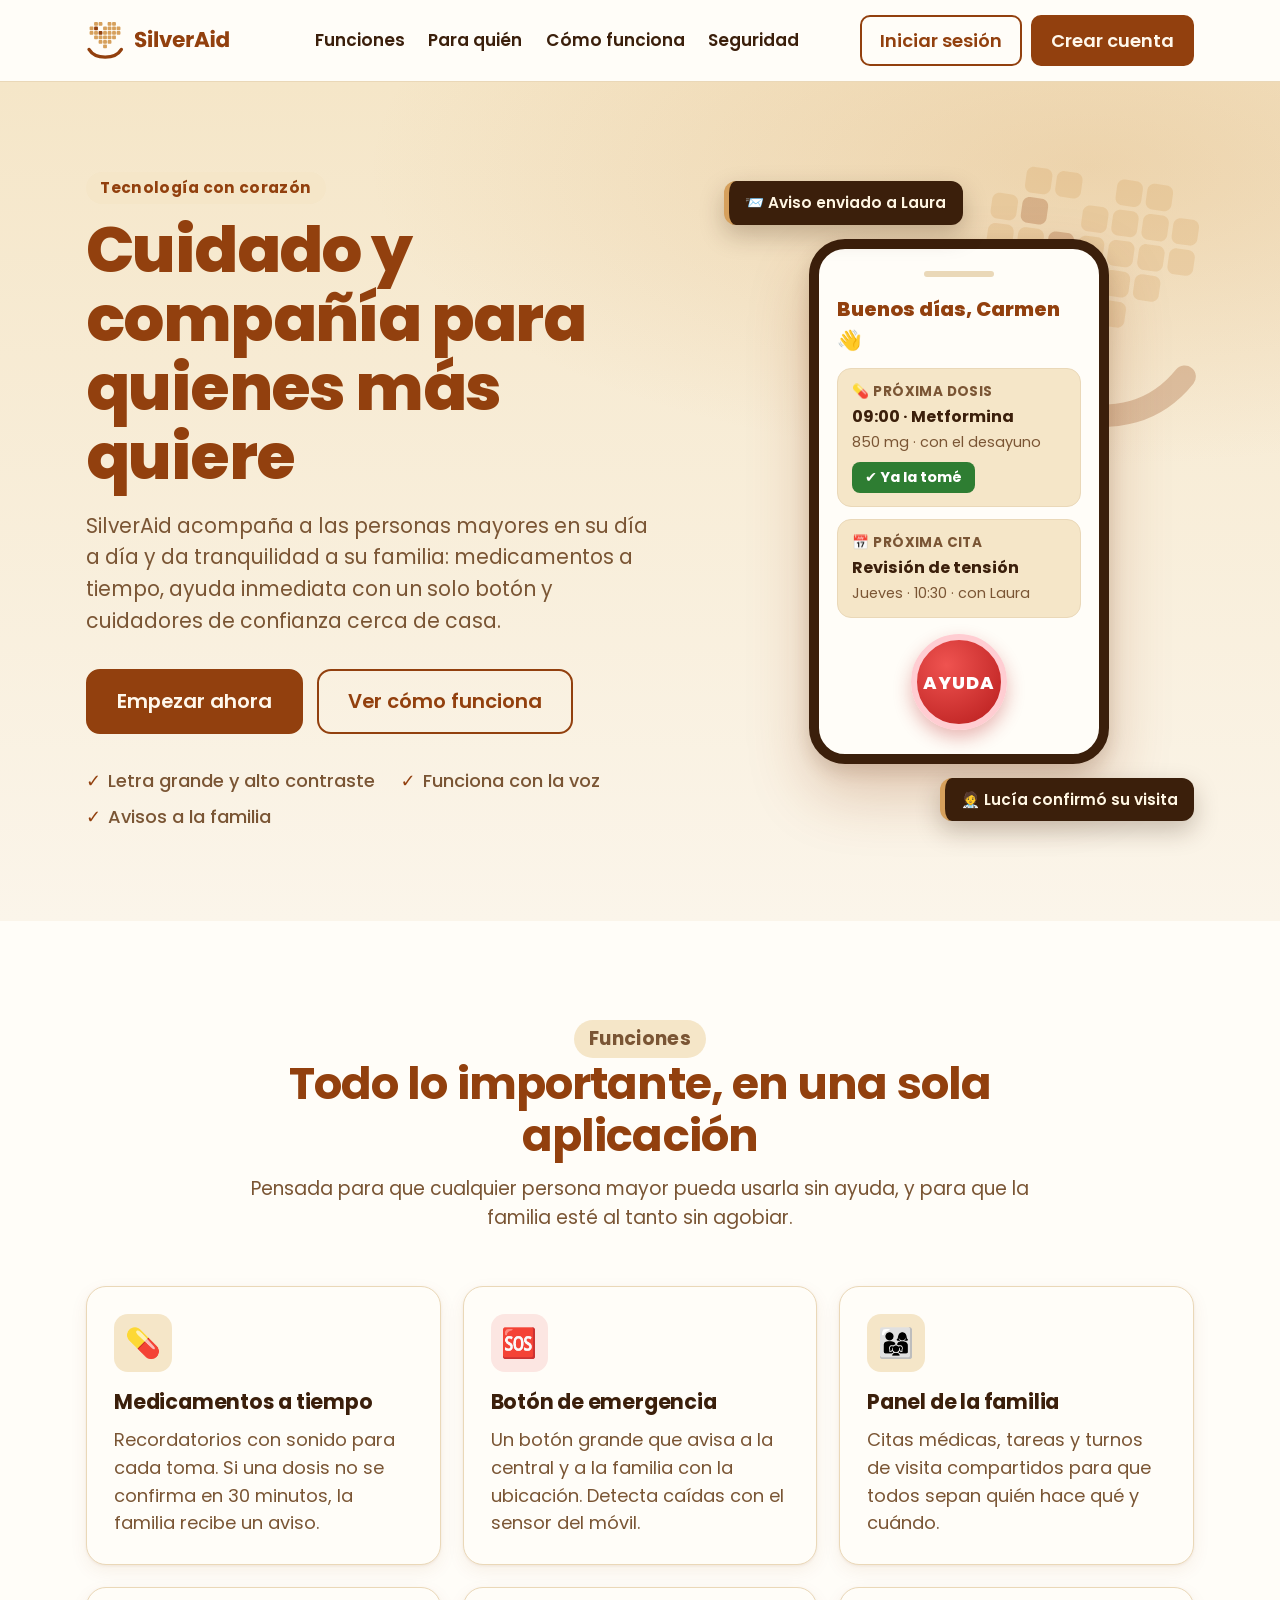
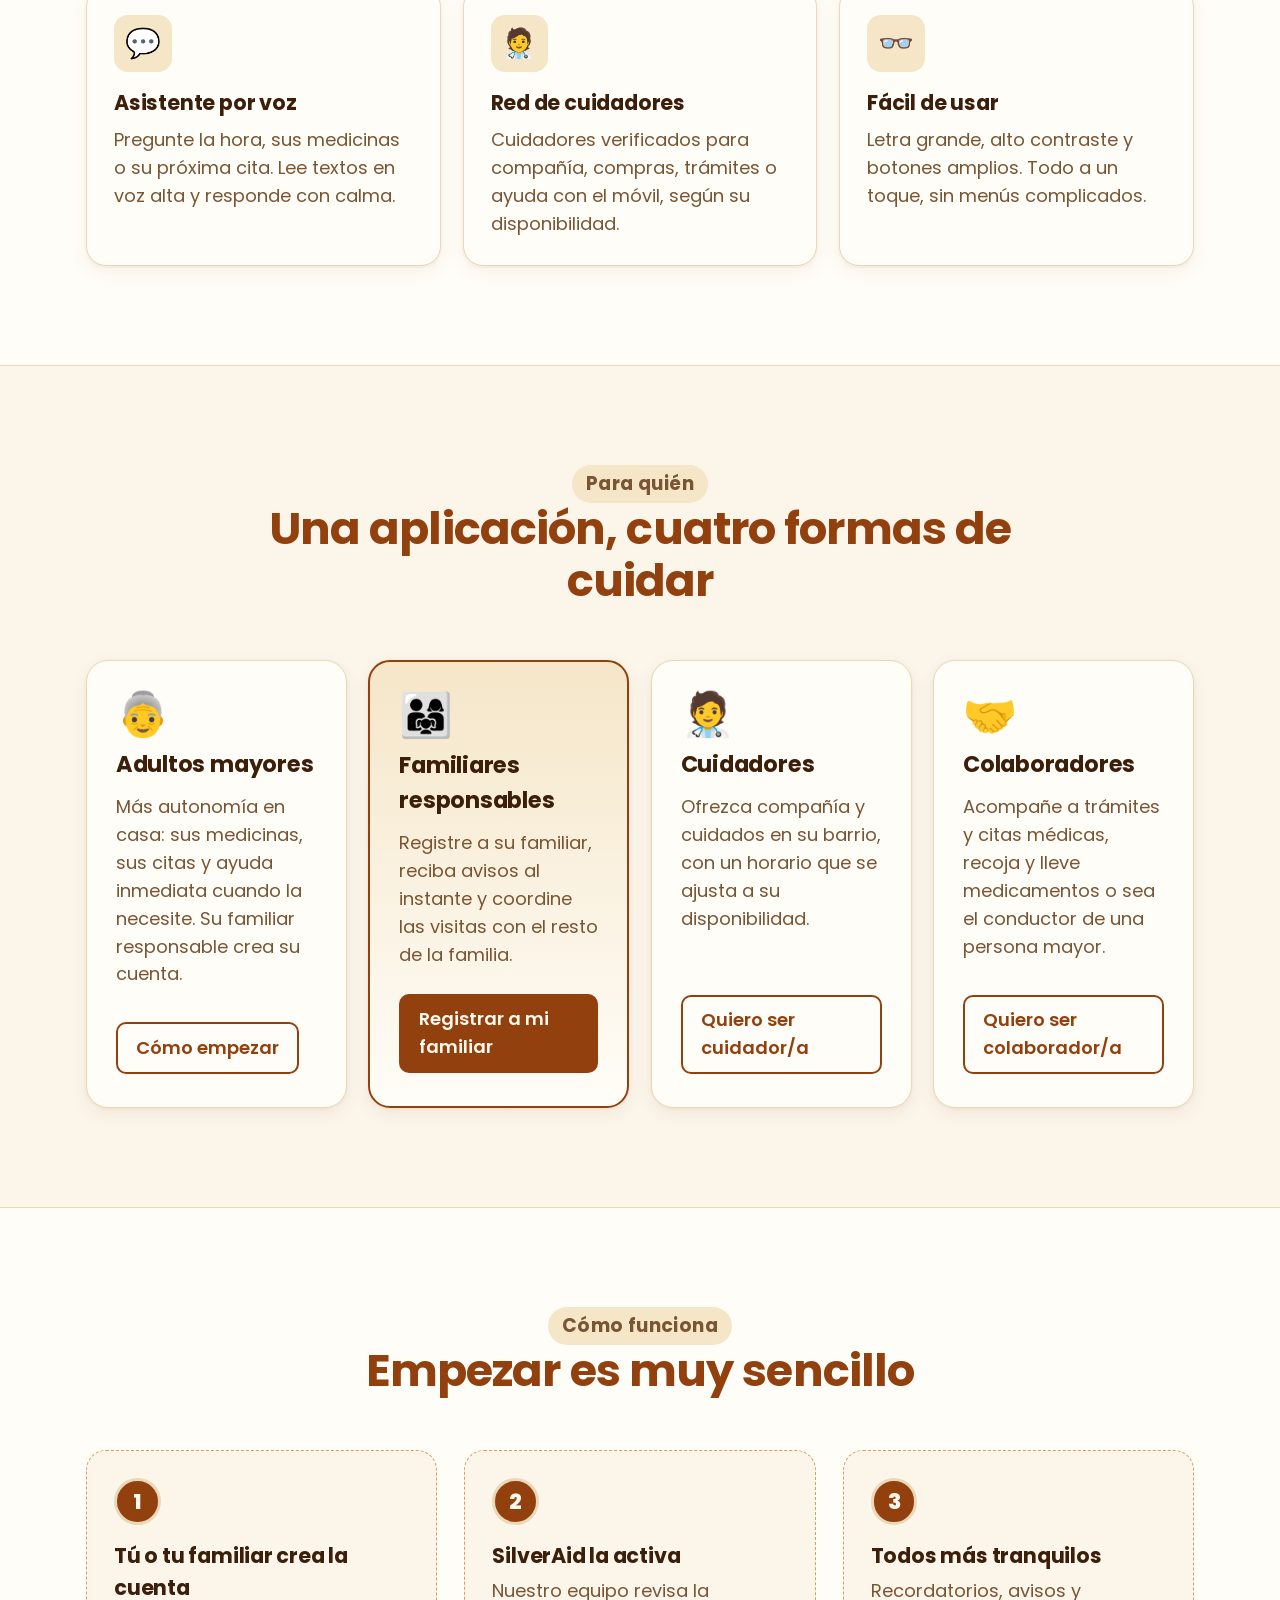
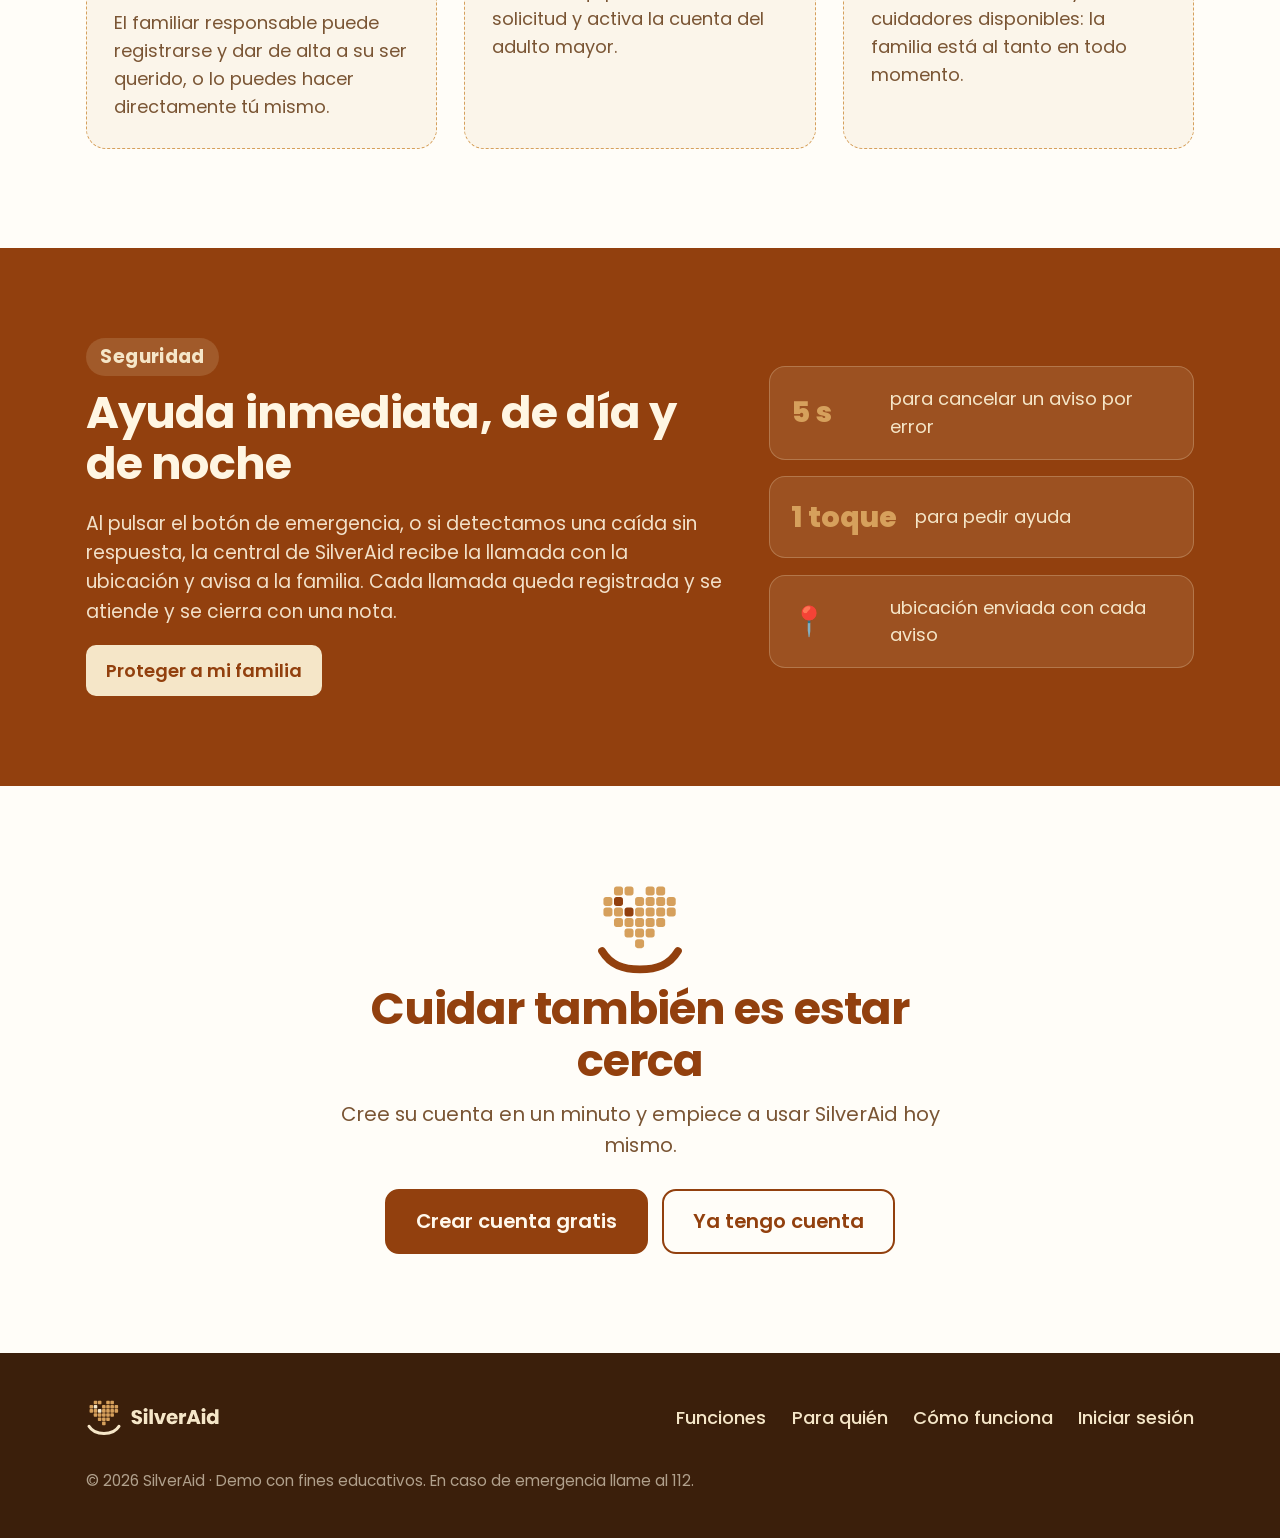
<file: index.html>
<!doctype html>
<html lang="es">
<head>
  <meta charset="utf-8">
  <meta name="viewport" content="width=device-width, initial-scale=1, viewport-fit=cover">
  <title>SilverAid — Cuidado y compañía para las personas mayores</title>
  <meta name="description" content="SilverAid ayuda a las personas mayores y a sus familias: recordatorio de medicamentos, botón de emergencia, asistente por voz, coordinación familiar y una red de cuidadores.">
  <meta name="theme-color" content="#92400E">
  <link rel="manifest" href="manifest.webmanifest">
  <meta name="mobile-web-app-capable" content="yes">
  <meta name="apple-mobile-web-app-capable" content="yes">
  <meta name="apple-mobile-web-app-status-bar-style" content="default">
  <meta name="apple-mobile-web-app-title" content="SilverAid">
  <link rel="icon" type="image/svg+xml" href="assets/brand/silveraid-icono-app.svg">
  <link rel="apple-touch-icon" href="assets/icons/apple-touch-icon.png">
  <link rel="preconnect" href="https://fonts.googleapis.com">
  <link rel="preconnect" href="https://fonts.gstatic.com" crossorigin>
  <link rel="stylesheet" href="https://fonts.googleapis.com/css2?family=Poppins:wght@400;500;600;700;800&display=swap">
  <link rel="stylesheet" href="css/styles.css?v=17">
  <link rel="stylesheet" href="css/landing.css?v=12">
</head>
<body class="landing">
  <a class="skip-link" href="#contenido">Saltar al contenido</a>

  <!-- ============ CABECERA ============ -->
  <header class="lp-header">
    <div class="lp-wrap lp-header-inner">
      <a href="#inicio" class="brand" aria-label="SilverAid, inicio">
        <img class="logo" src="assets/brand/silveraid-horizontal-color.svg" alt="SilverAid" width="187" height="48">
      </a>
      <nav class="lp-nav" aria-label="Secciones">
        <a href="#funciones">Funciones</a>
        <a href="#para-quien">Para quién</a>
        <a href="#como-funciona">Cómo funciona</a>
        <a href="#seguridad">Seguridad</a>
      </nav>
      <div class="lp-actions" id="lp-actions">
        <a class="btn ghost" href="login.html">Iniciar sesión</a>
        <a class="btn" href="login.html#registro">Crear cuenta</a>
      </div>
    </div>
  </header>

  <main id="contenido">
    <!-- ============ HERO ============ -->
    <section class="lp-hero" id="inicio">
      <div class="lp-wrap lp-hero-grid">
        <div class="lp-hero-text">
          <p class="eyebrow">Tecnología con corazón</p>
          <h1>Cuidado y compañía para quienes más quiere</h1>
          <p class="lead">SilverAid acompaña a las personas mayores en su día a día y da tranquilidad a su familia: medicamentos a tiempo, ayuda inmediata con un solo botón y cuidadores de confianza cerca de casa.</p>
          <div class="lp-cta">
            <a class="btn big-cta" href="login.html#registro">Empezar ahora</a>
            <a class="btn ghost big-cta" href="#como-funciona">Ver cómo funciona</a>
          </div>
          <ul class="lp-checks">
            <li>Letra grande y alto contraste</li>
            <li>Funciona con la voz</li>
            <li>Avisos a la familia</li>
          </ul>
        </div>

        <!-- Vista previa de la aplicación (ilustrativa) -->
        <div class="lp-hero-visual" aria-hidden="true">
          <div class="pixel-heart">
            <img src="assets/brand/silveraid-simbolo-color.svg" alt="" width="220" height="220">
          </div>
          <div class="phone">
            <div class="phone-bar"><span></span></div>
            <p class="phone-hello">Buenos días, Carmen 👋</p>
            <div class="mini-card">
              <span class="mini-label">💊 Próxima dosis</span>
              <strong>09:00 · Metformina</strong>
              <span class="mini-sub">850 mg · con el desayuno</span>
              <span class="mini-btn">✔ Ya la tomé</span>
            </div>
            <div class="mini-card">
              <span class="mini-label">📅 Próxima cita</span>
              <strong>Revisión de tensión</strong>
              <span class="mini-sub">Jueves · 10:30 · con Laura</span>
            </div>
            <div class="mini-sos">AYUDA</div>
          </div>
          <div class="float-note note-a">📨 Aviso enviado a Laura</div>
          <div class="float-note note-b">🧑‍⚕️ Lucía confirmó su visita</div>
        </div>
      </div>
    </section>

    <!-- ============ FUNCIONES ============ -->
    <section class="lp-section" id="funciones">
      <div class="lp-wrap">
        <header class="lp-section-head">
          <p class="eyebrow">Funciones</p>
          <h2>Todo lo importante, en una sola aplicación</h2>
          <p>Pensada para que cualquier persona mayor pueda usarla sin ayuda, y para que la familia esté al tanto sin agobiar.</p>
        </header>
        <div class="lp-features">
          <article class="feature">
            <span class="feature-icon">💊</span>
            <h3>Medicamentos a tiempo</h3>
            <p>Recordatorios con sonido para cada toma. Si una dosis no se confirma en 30 minutos, la familia recibe un aviso.</p>
          </article>
          <article class="feature feature-sos">
            <span class="feature-icon">🆘</span>
            <h3>Botón de emergencia</h3>
            <p>Un botón grande que avisa a la central y a la familia con la ubicación. Detecta caídas con el sensor del móvil.</p>
          </article>
          <article class="feature">
            <span class="feature-icon">👨‍👩‍👧</span>
            <h3>Panel de la familia</h3>
            <p>Citas médicas, tareas y turnos de visita compartidos para que todos sepan quién hace qué y cuándo.</p>
          </article>
          <article class="feature">
            <span class="feature-icon">💬</span>
            <h3>Asistente por voz</h3>
            <p>Pregunte la hora, sus medicinas o su próxima cita. Lee textos en voz alta y responde con calma.</p>
          </article>
          <article class="feature">
            <span class="feature-icon">🧑‍⚕️</span>
            <h3>Red de cuidadores</h3>
            <p>Cuidadores verificados para compañía, compras, trámites o ayuda con el móvil, según su disponibilidad.</p>
          </article>
          <article class="feature">
            <span class="feature-icon">👓</span>
            <h3>Fácil de usar</h3>
            <p>Letra grande, alto contraste y botones amplios. Todo a un toque, sin menús complicados.</p>
          </article>
        </div>
      </div>
    </section>

    <!-- ============ PARA QUIÉN ============ -->
    <section class="lp-section lp-tinted" id="para-quien">
      <div class="lp-wrap">
        <header class="lp-section-head">
          <p class="eyebrow">Para quién</p>
          <h2>Una aplicación, cuatro formas de cuidar</h2>
        </header>
        <div class="lp-roles">
          <article class="role-card">
            <span class="role-emoji">👵</span>
            <h3>Adultos mayores</h3>
            <p>Más autonomía en casa: sus medicinas, sus citas y ayuda inmediata cuando la necesite. Su familiar responsable crea su cuenta.</p>
            <a class="btn ghost" href="#como-funciona">Cómo empezar</a>
          </article>
          <article class="role-card role-featured">
            <span class="role-emoji">👨‍👩‍👧</span>
            <h3>Familiares responsables</h3>
            <p>Registre a su familiar, reciba avisos al instante y coordine las visitas con el resto de la familia.</p>
            <a class="btn" href="registro-familiar.html">Registrar a mi familiar</a>
          </article>
          <article class="role-card">
            <span class="role-emoji">🧑‍⚕️</span>
            <h3>Cuidadores</h3>
            <p>Ofrezca compañía y cuidados en su barrio, con un horario que se ajusta a su disponibilidad.</p>
            <a class="btn ghost" href="registro-cuidador.html">Quiero ser cuidador/a</a>
          </article>
          <article class="role-card">
            <span class="role-emoji">🤝</span>
            <h3>Colaboradores</h3>
            <p>Acompañe a trámites y citas médicas, recoja y lleve medicamentos o sea el conductor de una persona mayor.</p>
            <a class="btn ghost" href="registro-colaborador.html">Quiero ser colaborador/a</a>
          </article>
        </div>
      </div>
    </section>

    <!-- ============ CÓMO FUNCIONA ============ -->
    <section class="lp-section" id="como-funciona">
      <div class="lp-wrap">
        <header class="lp-section-head">
          <p class="eyebrow">Cómo funciona</p>
          <h2>Empezar es muy sencillo</h2>
        </header>
        <ol class="lp-steps">
          <li>
            <span class="step-num">1</span>
            <h3>Tú o tu familiar crea la cuenta</h3>
            <p>El familiar responsable puede registrarse y dar de alta a su ser querido, o lo puedes hacer directamente tú mismo.</p>
          </li>
          <li>
            <span class="step-num">2</span>
            <h3>SilverAid la activa</h3>
            <p>Nuestro equipo revisa la solicitud y activa la cuenta del adulto mayor.</p>
          </li>
          <li>
            <span class="step-num">3</span>
            <h3>Todos más tranquilos</h3>
            <p>Recordatorios, avisos y cuidadores disponibles: la familia está al tanto en todo momento.</p>
          </li>
        </ol>
      </div>
    </section>

    <!-- ============ SEGURIDAD ============ -->
    <section class="lp-band" id="seguridad">
      <div class="lp-wrap lp-band-grid">
        <div>
          <p class="eyebrow on-dark">Seguridad</p>
          <h2>Ayuda inmediata, de día y de noche</h2>
          <p>Al pulsar el botón de emergencia, o si detectamos una caída sin respuesta, la central de SilverAid recibe la llamada con la ubicación y avisa a la familia. Cada llamada queda registrada y se atiende y se cierra con una nota.</p>
          <a class="btn btn-cream" href="login.html#registro">Proteger a mi familia</a>
        </div>
        <ul class="lp-stats">
          <li><strong>5 s</strong><span>para cancelar un aviso por error</span></li>
          <li><strong>1 toque</strong><span>para pedir ayuda</span></li>
          <li><strong>📍</strong><span>ubicación enviada con cada aviso</span></li>
        </ul>
      </div>
    </section>

    <!-- ============ LLAMADA FINAL ============ -->
    <section class="lp-section lp-final">
      <div class="lp-wrap lp-final-inner">
        <img src="assets/brand/silveraid-simbolo-color.svg" alt="" width="96" height="96">
        <h2>Cuidar también es estar cerca</h2>
        <p>Cree su cuenta en un minuto y empiece a usar SilverAid hoy mismo.</p>
        <div class="lp-cta center">
          <a class="btn big-cta" href="login.html#registro">Crear cuenta gratis</a>
          <a class="btn ghost big-cta" href="login.html">Ya tengo cuenta</a>
        </div>
      </div>
    </section>
  </main>

  <!-- ============ PIE ============ -->
  <footer class="lp-footer">
    <div class="lp-wrap lp-footer-inner">
      <img src="assets/brand/silveraid-horizontal-negativo.svg" alt="SilverAid" width="156" height="40">
      <nav aria-label="Enlaces del pie">
        <a href="#funciones">Funciones</a>
        <a href="#para-quien">Para quién</a>
        <a href="#como-funciona">Cómo funciona</a>
        <a href="login.html">Iniciar sesión</a>
      </nav>
      <p class="fine">© 2026 SilverAid · Demo con fines educativos. En caso de emergencia llame al 112.</p>
    </div>
  </footer>

  <script src="js/auth.js?v=10"></script>
  <script src="js/db.js?v=10"></script>
  <script src="js/pwa.js?v=13"></script>
  <script>
    // Si ya hay sesión iniciada, la cabecera ofrece volver a la aplicación.
    (function () {
      const s = SAAuth.get();
      if (!s) return;
      document.getElementById('lp-actions').innerHTML =
        `<a class="btn" href="${SAAuth.home(s.role, s.status)}">Ir a la aplicación →</a>`;
    })();
  </script>
</body>
</html>
</file>
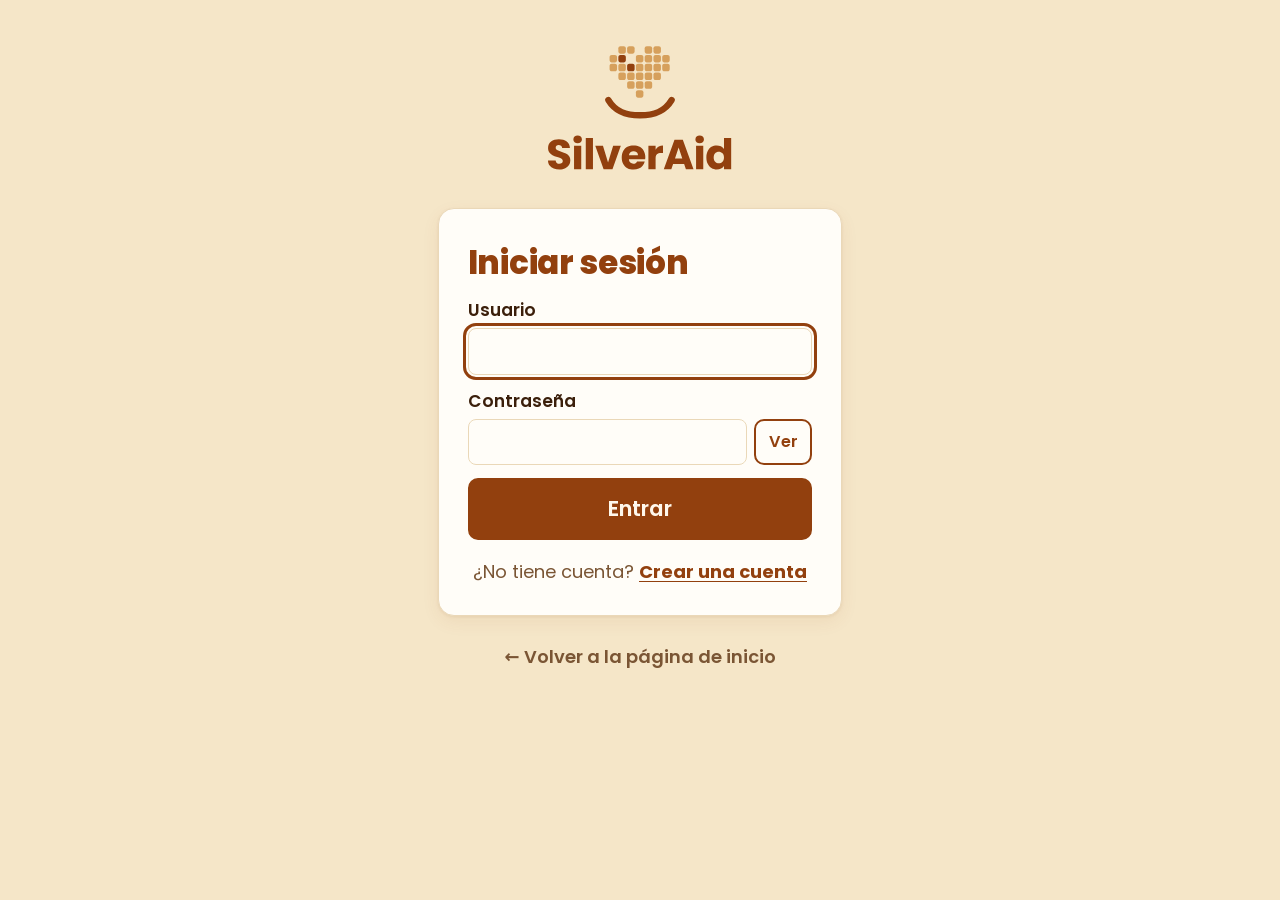
<file: admin.html>
<!doctype html>
<html lang="es">
<head>
  <meta charset="utf-8">
  <meta name="viewport" content="width=device-width, initial-scale=1, viewport-fit=cover">
  <title>SilverAid — Administración</title>
  <meta name="theme-color" content="#92400E">
  <link rel="manifest" href="manifest.webmanifest">
  <meta name="mobile-web-app-capable" content="yes">
  <meta name="apple-mobile-web-app-capable" content="yes">
  <meta name="apple-mobile-web-app-status-bar-style" content="default">
  <meta name="apple-mobile-web-app-title" content="SilverAid">
  <link rel="icon" type="image/svg+xml" href="assets/brand/silveraid-icono-app.svg">
  <link rel="apple-touch-icon" href="assets/icons/apple-touch-icon.png">
  <link rel="preconnect" href="https://fonts.googleapis.com">
  <link rel="preconnect" href="https://fonts.gstatic.com" crossorigin>
  <link rel="stylesheet" href="https://fonts.googleapis.com/css2?family=Poppins:wght@400;500;600;700;800&display=swap">
  <link rel="stylesheet" href="css/styles.css?v=17">
  <script src="js/auth.js?v=10"></script>
  <script src="js/db.js?v=10"></script>
  <script src="js/pwa.js?v=13"></script>
  <script>
    (function () {
      const s = SAAuth.get();
      if (!s) location.replace('login.html');
      else if (s.role !== 'admin') location.replace('app.html');
    })();
  </script>
</head>
<body class="admin-page">
  <header class="topbar">
    <a class="brand" href="admin.html" aria-label="SilverAid, administración">
      <img class="logo logo-color" src="assets/brand/silveraid-horizontal-color.svg" alt="SilverAid" width="187" height="48">
      <span class="admin-badge">Administración</span>
    </a>
    <div class="a11y">
      <a class="chip" href="app.html">Ver aplicación ↗</a>
      <span class="chip user-chip" id="user-chip"></span>
      <button id="btn-logout" class="chip">Salir ⎋</button>
    </div>
  </header>

  <nav class="tabs" id="tabs" aria-label="Secciones de administración">
    <button data-tab="users" class="active">👥 Usuarios</button>
    <button data-tab="clients">🧾 Clientes</button>
    <button data-tab="family">👪 Familiares responsables <span class="count" id="count-family" hidden title="Solicitudes por aprobar"></span></button>
    <button data-tab="catalog">📋 Catálogo</button>
    <button data-tab="caregivers">🧑‍⚕️ Cuidadores <span class="count" id="count-cg-verif" hidden title="En verificación"></span></button>
    <button data-tab="collaborators">🤝 Colaboradores <span class="count" id="count-collab-verif" hidden title="En verificación"></span></button>
    <button data-tab="pending">⏳ Altas pendientes <span class="count" id="count-pending" hidden></span></button>
    <button data-tab="sos">🚨 Llamadas SOS <span class="count" id="count-sos" hidden></span></button>
  </nav>

  <main>
    <!-- ============ FAMILIARES RESPONSABLES de cada adulto mayor ============ -->
    <section id="tab-family" class="view">
      <h1>👪 Familiares responsables</h1>
      <p class="muted">Personas de la familia que acompañan a un adulto mayor desde su propia cuenta (rol <code>familiar</code>). <strong>No son clientes</strong>: el cliente contrata SilverAid y hay uno por adulto mayor; familiares puede haber varios. Se registran desde «Crear cuenta → Familiar responsable» con el documento del adulto mayor y los aprueba su cliente o usted.</p>
      <div class="chips" id="family-filter" role="group" aria-label="Filtrar adultos mayores">
        <button class="chip" data-filter="" aria-pressed="true">Todos</button>
        <button class="chip" data-filter="requests" aria-pressed="false">Con solicitudes</button>
        <button class="chip" data-filter="none" aria-pressed="false">Sin familiares</button>
      </div>
      <div class="table-wrap card flush">
        <table class="data">
          <thead><tr><th>Adulto mayor</th><th>Cliente</th><th>Familiares responsables</th></tr></thead>
          <tbody id="family-body"></tbody>
        </table>
      </div>

      <article class="card" id="member-form-card" hidden>
        <h2 id="member-form-title">Nuevo familiar responsable</h2>
        <p class="small-text muted">Se crea su cuenta de familiar responsable, activa y ya unida a este adulto mayor.</p>
        <form id="form-member" class="form" novalidate>
          <div class="form-row">
            <label>Nombre y apellidos * <input name="name" required maxlength="80"></label>
            <label>Tipo de documento *
              <select name="docType" required>
                <option value="">Seleccione…</option>
                <option value="CC">Cédula de ciudadanía</option><option value="CE">Cédula de extranjería</option>
                <option value="PA">Pasaporte</option><option value="PPT">Permiso por protección temporal</option>
              </select>
            </label>
            <label>Número de documento * <input name="document" inputmode="numeric" required maxlength="20"></label>
          </div>
          <div class="form-row">
            <label>Dirección * <input name="address" required maxlength="120"></label>
            <label>Celular * <input name="mobile" type="tel" required maxlength="20"></label>
            <label>Correo electrónico * <input name="email" type="email" required maxlength="80"></label>
          </div>
          <div class="form-row">
            <label>Parentesco
              <select name="relation">
                <option value="">Seleccione…</option>
                <option>Hijo/a</option><option>Nieto/a</option><option>Cónyuge o pareja</option><option>Hermano/a</option>
                <option>Sobrino/a</option><option>Otro familiar</option><option>Amigo/a o vecino/a</option>
              </select>
            </label>
            <label>Usuario * <input name="username" required pattern="[A-Za-z0-9_.\-]{3,30}" title="3 a 30 caracteres: letras, números, punto, guion o guion bajo"></label>
            <label>Contraseña * <input name="password" required minlength="4"></label>
          </div>
          <p class="form-error" role="alert" hidden></p>
          <div class="row-actions">
            <button class="btn">Crear familiar responsable</button>
            <button type="button" class="btn ghost" id="btn-cancel-member">Cancelar</button>
          </div>
        </form>
      </article>

      <h2>👤 Cuentas de familiares responsables</h2>
      <div class="table-wrap card flush">
        <table class="data">
          <thead><tr><th>Familiar</th><th>Contacto</th><th>Adultos mayores</th><th>Fecha de registro</th><th>Estado</th><th>Acciones</th></tr></thead>
          <tbody id="family-accounts-body"></tbody>
        </table>
      </div>
    </section>

    <!-- ============ CLIENTES (contratan SilverAid y registran al adulto mayor) ============ -->
    <section id="tab-clients" class="view">
      <h1>🧾 Clientes</h1>
      <p class="muted">Quienes contratan SilverAid y los adultos mayores que han registrado. Desde aquí puede enviarles el <a href="#catalog" data-goto-tab="catalog">catálogo de servicios</a> por WhatsApp o por correo.</p>
      <div class="table-wrap card flush">
        <table class="data">
          <thead><tr><th>Cliente</th><th>Contacto</th><th>Estado</th><th>Fecha de registro</th><th>Adultos mayores</th><th>Catálogo de servicios</th><th>Acciones</th></tr></thead>
          <tbody id="clients-body"></tbody>
        </table>
      </div>

      <button class="btn" id="btn-toggle-client" aria-expanded="false" aria-controls="client-form-card">➕ Crear cliente</button>

      <article class="card cg-form-card" id="client-form-card" hidden>
        <h2>Crear cliente</h2>
        <p class="muted small-text">Los mismos datos que pide el registro público. El adulto mayor queda pendiente de alta: su usuario será su número de documento y la contraseña se la asigna después en «Usuarios».</p>
        <form id="form-client" class="form" novalidate>
          <fieldset class="form-section reg-panel">
            <legend>🧾 Datos del cliente</legend>
            <div class="form-row">
              <label>Nombre y apellidos * <input name="name" required maxlength="80"></label>
              <label>Tipo de documento *
                <select name="docType" required>
                  <option value="">Seleccione…</option>
                  <option value="CC">Cédula de ciudadanía</option>
                  <option value="CE">Cédula de extranjería</option>
                  <option value="PA">Pasaporte</option>
                  <option value="PPT">Permiso por protección temporal</option>
                </select>
              </label>
              <label>Número de documento * <input name="document" inputmode="numeric" required maxlength="20"></label>
            </div>
            <div class="form-row">
              <label>Dirección * <input name="address" required maxlength="120"></label>
              <label>Celular * <input name="mobile" type="tel" required maxlength="20"></label>
              <label>Correo electrónico * <input name="email" type="email" required maxlength="80"></label>
            </div>
                    </fieldset>

          <fieldset class="form-section reg-panel elder-panel">
            <legend>👵 Datos del usuario (adulto mayor)</legend>
            <div class="form-row">
              <label>Nombre completo * <input name="elderName" required maxlength="80"></label>
              <label>Tipo de documento *
                <select name="elderDocType" required>
                  <option value="">Seleccione…</option>
                  <option value="CC">Cédula de ciudadanía</option>
                  <option value="CE">Cédula de extranjería</option>
                  <option value="PA">Pasaporte</option>
                  <option value="PPT">Permiso por protección temporal</option>
                </select>
              </label>
              <label>Número de documento * <input name="elderDocument" inputmode="numeric" required maxlength="20"></label>
            </div>
            <div class="form-row">
              <label>Dirección * <input name="elderAddress" required maxlength="120"></label>
              <label>Celular * <input name="elderMobile" type="tel" required maxlength="20"></label>
            </div>
            <div class="form-row">
              <label>Tipo de sangre *
                <select name="elderBloodType" required>
                  <option value="">Seleccione…</option>
                  <option>O+</option><option>O-</option><option>A+</option><option>A-</option>
                  <option>B+</option><option>B-</option><option>AB+</option><option>AB-</option>
                </select>
              </label>
              <label>Correo electrónico (opcional) <input name="elderEmail" type="email" maxlength="80"></label>
            </div>
          </fieldset>

          <fieldset class="form-section reg-panel">
            <legend>🔐 Acceso del cliente a SilverAid</legend>
            <div class="form-row">
              <label>Usuario * <input name="username" required pattern="[A-Za-z0-9_.\-]{3,30}" title="3 a 30 caracteres: letras, números, punto, guion o guion bajo"></label>
              <label>Contraseña * <input name="password" required minlength="4"></label>
            </div>
          </fieldset>
          <p class="form-error" role="alert" hidden></p>
          <div class="row-actions">
            <button class="btn">Crear cliente</button>
            <button type="button" class="btn ghost" id="btn-cancel-client">Cancelar</button>
          </div>
        </form>
      </article>
    </section>

    <!-- ============ CATÁLOGO DE SERVICIOS ============ -->
    <section id="tab-catalog" class="view">
      <h1>📋 Catálogo de servicios</h1>
      <p class="muted">Lo que se envía a los clientes con «Enviar catálogo». Solo se incluyen los servicios activos.</p>
      <div class="table-wrap card flush">
        <table class="data">
          <thead><tr><th>Servicio</th><th>Descripción</th><th>Precio</th><th>Estado</th><th>Acciones</th></tr></thead>
          <tbody id="services-body"></tbody>
        </table>
      </div>

      <button class="btn" id="btn-toggle-service" aria-expanded="false" aria-controls="service-form-card">➕ Añadir servicio</button>

      <article class="card cg-form-card" id="service-form-card" hidden>
        <h2 id="service-form-title">Añadir servicio</h2>
        <form id="form-service" class="form">
          <div class="form-row">
            <label>Nombre del servicio * <input name="name" required maxlength="80" placeholder="Ej. Compañía y paseos"></label>
            <label>Precio (opcional) <input name="price" maxlength="40" placeholder="Ej. $25.000 / hora"></label>
          </div>
          <label>Descripción <textarea name="description" rows="2" maxlength="400" placeholder="Qué incluye el servicio"></textarea></label>
          <label class="switch"><input type="checkbox" name="active" checked> Activo (se incluye al enviar el catálogo)</label>
          <p class="form-error" role="alert" hidden></p>
          <div class="row-actions">
            <button class="btn" id="service-submit">Añadir servicio</button>
            <button type="button" class="btn ghost" id="btn-cancel-service">Cancelar</button>
          </div>
        </form>
      </article>

      <article class="card">
        <h2>Vista previa del mensaje</h2>
        <p class="muted small-text">Así lo recibe el cliente (con su nombre en el saludo).</p>
        <pre class="catalog-preview" id="catalog-preview"></pre>
      </article>
    </section>

    <!-- ============ LLAMADAS DEL BOTÓN DE PÁNICO ============ -->
    <section id="tab-sos" class="view">
      <div class="card-head">
        <h1>🚨 Llamadas del botón de pánico</h1>
        <span class="muted live" id="sos-updated"></span>
      </div>
      <p class="muted">Se actualiza sola cada 10 segundos y suena un aviso cuando entra una llamada nueva.</p>
      <div class="chips" id="sos-filter" role="group" aria-label="Filtrar llamadas">
        <button class="chip" data-filter="pendiente" aria-pressed="true">Pendientes</button>
        <button class="chip" data-filter="atendida" aria-pressed="false">Atendidas</button>
        <button class="chip" data-filter="" aria-pressed="false">Todas</button>
      </div>
      <div class="table-wrap card flush">
        <table class="data">
          <thead><tr><th>Fecha y hora</th><th>Persona</th><th>Motivo</th><th>Ubicación</th><th>Estado</th><th>Atención</th></tr></thead>
          <tbody id="sos-body"></tbody>
        </table>
      </div>
    </section>

    <!-- ============ ALTAS PENDIENTES ============ -->
    <section id="tab-pending" class="view">
      <h1>⏳ Altas pendientes</h1>
      <p class="muted">Adultos mayores, familiares y cuidadores que esperan su alta.</p>
      <h2>👵 Adultos mayores</h2>
      <p class="muted">Registrados por su cliente. No pueden iniciar sesión hasta que les dé de alta.</p>
      <div class="table-wrap card flush">
        <table class="data">
          <thead><tr><th>Adulto mayor</th><th>Usuario</th><th>Registrado por</th><th>Fecha de registro</th><th>Acciones</th></tr></thead>
          <tbody id="pending-body"></tbody>
        </table>
      </div>

      <h2>👨‍👩‍👧 Solicitudes de familiares</h2>
      <p class="muted">Familiares responsables que se registraron con el documento de un adulto mayor. Las puede aprobar usted o el cliente del adulto mayor desde su app.</p>
      <div class="table-wrap card flush">
        <table class="data">
          <thead><tr><th>Familiar</th><th>Quiere unirse a</th><th>Parentesco</th><th>Cliente</th><th>Fecha</th><th>Acciones</th></tr></thead>
          <tbody id="family-requests-body"></tbody>
        </table>
      </div>

      <h2>🧑‍⚕️ Cuidadores por dar de alta</h2>
      <p class="muted">Cuidadores que se registraron desde «Crear cuenta» y están en verificación. Solo puede darles de alta cuando hayan subido todos los documentos obligatorios.</p>
      <div class="table-wrap card flush">
        <table class="data">
          <thead><tr><th>Cuidador</th><th>Contacto</th><th>Escolaridad</th><th>Documentos adjuntos</th><th>Fecha de registro</th><th>Acciones</th></tr></thead>
          <tbody id="cg-pending-body"></tbody>
        </table>
      </div>
    </section>

    <!-- ============ 2. CUIDADORES ============ -->
    <section id="tab-caregivers" class="view">
      <h1>🧑‍⚕️ Cuidadores</h1>
      <p class="muted">Los cuidadores registrados aparecen en la red de cuidadores de la aplicación.</p>

      <h2>Cuidadores registrados <span class="muted" id="cg-count"></span></h2>
      <div class="table-wrap card flush">
        <table class="data">
          <thead><tr><th>Nombre</th><th>Documento</th><th>Contacto</th><th>Perfil</th><th>Servicios</th><th>Disponibilidad</th><th>Cuenta</th><th></th></tr></thead>
          <tbody id="cg-body"></tbody>
        </table>
      </div>

      <h2>Cuentas creadas desde «Crear cuenta»</h2>
      <p class="muted small-text">Cuidadores que se registraron por su cuenta. Quedan <strong>en verificación</strong> (solo pueden subir sus documentos) hasta que los active; para activarlos deben tener todos los documentos obligatorios.</p>
      <div class="table-wrap card flush">
        <table class="data">
          <thead><tr><th>Cuidador</th><th>Contacto</th><th>Escolaridad</th><th>Documentos adjuntos</th><th>Estado</th><th>Acciones</th></tr></thead>
          <tbody id="cg-signup-body"></tbody>
        </table>
      </div>

      <button class="btn" id="btn-toggle-cg" aria-expanded="false" aria-controls="cg-form-card">➕ Registrar cuidador</button>

      <article class="card cg-form-card" id="cg-form-card" hidden>
        <h2 id="cg-form-title">Registrar cuidador</h2>
        <form id="form-caregiver" class="form">
          <fieldset class="form-section">
            <legend>Información personal</legend>
            <div class="form-row">
              <label>Nombre completo * <input name="name" required maxlength="80"></label>
              <label>Documento de identidad * <input name="document" required maxlength="30"></label>
              <label>Fecha de nacimiento <input name="birthdate" type="date"></label>
            </div>
            <div class="form-row">
              <label>Teléfono * <input name="phone" type="tel" required maxlength="30"></label>
              <label>Correo electrónico <input name="email" type="email" maxlength="80"></label>
            </div>
            <div class="form-row">
              <label>Dirección <input name="address" maxlength="120"></label>
              <label>Barrio o zona <input name="zone" maxlength="40" placeholder="Ej. Centro"></label>
            </div>
          </fieldset>

          <fieldset class="form-section">
            <legend>Perfil profesional</legend>
            <div class="form-row">
              <label>Formación o cargo <input name="title" maxlength="60" placeholder="Ej. Auxiliar de enfermería"></label>
              <label>Años de experiencia <input name="experience" type="number" min="0" max="60" value="0"></label>
            </div>
            <div class="check-group" role="group" aria-label="Servicios que ofrece">
              <span class="check-label">Servicios que ofrece *</span>
              <label><input type="checkbox" name="skills" value="compania"> Compañía</label>
              <label><input type="checkbox" name="skills" value="compras"> Compras</label>
              <label><input type="checkbox" name="skills" value="tecnologia"> Tecnología</label>
              <label><input type="checkbox" name="skills" value="tramites"> Trámites</label>
            </div>
          </fieldset>

          <fieldset class="form-section">
            <legend>Disponibilidad semanal *</legend>
            <p class="muted small-text">Haga clic en las casillas o arrastre para marcar varias. Pulse un día o una hora para marcar toda la columna o la fila.</p>
            <div class="avail-tools">
              <button type="button" class="chip" data-preset="manana">Lun–Vie 08–12</button>
              <button type="button" class="chip" data-preset="tarde">Lun–Vie 14–18</button>
              <button type="button" class="chip" data-preset="limpiar">Limpiar</button>
              <span class="muted" id="avail-summary" aria-live="polite"></span>
            </div>
            <div class="table-wrap" id="avail-editor"></div>
          </fieldset>

          <fieldset class="form-section">
            <legend>Acceso a SilverAid</legend>
            <div id="cg-account-new">
              <label class="switch"><input type="checkbox" name="createAccount" id="cg-account"> Crear cuenta de acceso (rol cuidador)</label>
              <div class="form-row" id="cg-account-fields" hidden>
                <label>Usuario <input name="username" pattern="[A-Za-z0-9_.\-]{3,30}"></label>
                <label>Contraseña <input name="password" minlength="4"></label>
              </div>
            </div>
            <div id="cg-account-existing" hidden>
              <p class="small-text">Cuenta de acceso: <strong id="cg-account-name"></strong></p>
              <div class="form-row">
                <label>Nueva contraseña (opcional) <input name="newPassword" minlength="4" placeholder="Déjela vacía para no cambiarla"></label>
              </div>
            </div>
          </fieldset>
          <p class="form-error" role="alert" hidden></p>
          <div class="row-actions">
            <button class="btn" id="cg-submit">Registrar cuidador</button>
            <button type="button" class="btn ghost" id="btn-cancel-cg">Cancelar</button>
          </div>
        </form>
      </article>
    </section>

    <!-- ============ COLABORADORES ============ -->
    <section id="tab-collaborators" class="view">
      <h1>🤝 Colaboradores</h1>
      <p class="muted">Personas que se registran para acompañar a trámites y citas, llevar medicamentos, conducir y otros servicios. Quedan <strong>en verificación</strong> hasta que las active; para activarlas deben tener todos los documentos obligatorios.</p>
      <div class="table-wrap card flush">
        <table class="data">
          <thead><tr><th>Colaborador</th><th>Contacto</th><th>Escolaridad</th><th>Pase de conducción</th><th>Seguridad social</th><th>Estado</th><th>Acciones</th></tr></thead>
          <tbody id="collab-body"></tbody>
        </table>
      </div>
    </section>

    <!-- ============ USUARIOS ============ -->
    <section id="tab-users" class="view">
      <h1>👥 Usuarios</h1>
      <p class="muted">Adultos mayores que usan SilverAid.</p>
      <div class="chips" id="users-filter" role="group" aria-label="Filtrar usuarios">
        <button class="chip" data-filter="" aria-pressed="true">Todos</button>
        <button class="chip" data-filter="activo" aria-pressed="false">Activos</button>
        <button class="chip" data-filter="inactivo" aria-pressed="false">Inactivos</button>
        <button class="chip" data-filter="pendiente" aria-pressed="false">Pendientes de alta</button>
      </div>
      <div class="table-wrap card flush">
        <table class="data">
          <thead><tr><th>Nombre</th><th>Contacto</th><th>Dirección</th><th>Salud</th><th>Cliente</th><th>Estado</th><th>Acciones</th></tr></thead>
          <tbody id="users-body"></tbody>
        </table>
      </div>

      <button class="btn" id="btn-toggle-user" aria-expanded="false" aria-controls="user-form-card">➕ Crear usuario</button>

      <article class="card cg-form-card" id="user-form-card" hidden>
        <h2 id="user-form-title">Crear usuario</h2>
        <form id="form-user" class="form">
          <fieldset class="form-section">
            <legend>Datos personales</legend>
            <div class="form-row">
              <label>Nombre completo * <input name="name" required maxlength="80"></label>
              <label>Dirección * <input name="address" required maxlength="120"></label>
            </div>
            <div class="form-row">
              <label>Teléfono * <input name="phone" type="tel" required pattern="[0-9+()\-\s]{7,20}" title="7 a 20 dígitos"></label>
              <label>Celular * <input name="mobile" type="tel" required pattern="[0-9+()\-\s]{7,20}" title="7 a 20 dígitos"></label>
              <label>Correo electrónico (opcional) <input name="email" type="email" maxlength="80"></label>
            </div>
            <div class="form-row">
              <label>Tipo de sangre *
                <select name="bloodType" required>
                  <option value="">Seleccione…</option>
                  <option>O+</option><option>O-</option><option>A+</option><option>A-</option>
                  <option>B+</option><option>B-</option><option>AB+</option><option>AB-</option>
                </select>
              </label>
              <label>Cliente *
                <select name="client" id="user-client" required></select>
              </label>
            </div>
            <p class="small-text muted" id="no-clients" hidden>⚠️ No hay clientes registrados. El cliente debe crearse antes que el usuario.</p>
            <p class="small-text muted">El cliente contrata los servicios. Los familiares responsables se gestionan en la pestaña «Familiares responsables».</p>
          </fieldset>

          <fieldset class="form-section">
            <legend>Acceso a SilverAid</legend>
            <div class="form-row" id="user-new-access">
              <label>Usuario * <input name="username" pattern="[A-Za-z0-9_.\-]{3,30}" title="3 a 30 caracteres: letras, números, punto, guion o guion bajo"></label>
              <label>Contraseña * <input name="password" minlength="4"></label>
            </div>
            <div id="user-edit-access" hidden>
              <p class="small-text">Cuenta de acceso: <strong id="user-edit-username"></strong></p>
              <div class="form-row">
                <label>Nueva contraseña (opcional) <input name="newPassword" minlength="4" placeholder="Déjela vacía para no cambiarla"></label>
              </div>
            </div>
          </fieldset>
          <p class="form-error" role="alert" hidden></p>
          <div class="row-actions">
            <button class="btn" id="user-submit">Crear usuario</button>
            <button type="button" class="btn ghost" id="btn-cancel-user">Cancelar</button>
          </div>
        </form>
      </article>
    </section>
  </main>

  <div id="toasts" class="toasts" aria-live="polite"></div>
  <script src="js/availability.js?v=10"></script>
  <script src="js/admin.js?v=18"></script>
</body>
</html>
</file>
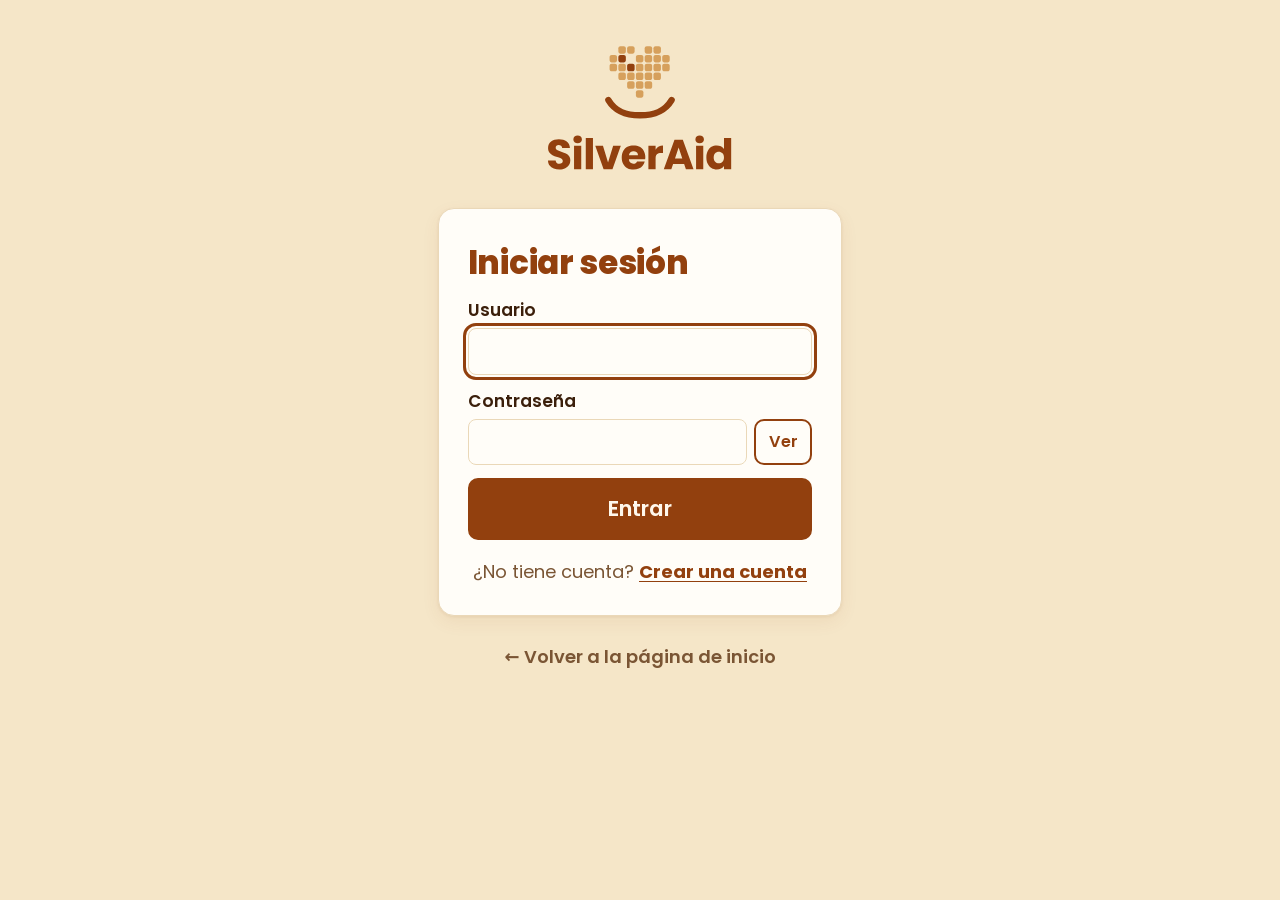
<file: app.html>
<!doctype html>
<html lang="es">
<head>
  <meta charset="utf-8">
  <meta name="viewport" content="width=device-width, initial-scale=1, viewport-fit=cover">
  <title>SilverAid — Demo</title>
  <meta name="theme-color" content="#92400E">
  <link rel="manifest" href="manifest.webmanifest">
  <meta name="mobile-web-app-capable" content="yes">
  <meta name="apple-mobile-web-app-capable" content="yes">
  <meta name="apple-mobile-web-app-status-bar-style" content="default">
  <meta name="apple-mobile-web-app-title" content="SilverAid">
  <link rel="icon" type="image/svg+xml" href="assets/brand/silveraid-icono-app.svg">
  <link rel="apple-touch-icon" href="assets/icons/apple-touch-icon.png">
  <link rel="preconnect" href="https://fonts.googleapis.com">
  <link rel="preconnect" href="https://fonts.gstatic.com" crossorigin>
  <link rel="stylesheet" href="https://fonts.googleapis.com/css2?family=Poppins:wght@400;500;600;700;800&display=swap">
  <link rel="stylesheet" href="css/styles.css?v=17">
  <script src="js/auth.js?v=10"></script>
  <script src="js/db.js?v=10"></script>
  <script src="js/pwa.js?v=13"></script>
  <script>
    (function () {
      const s = SAAuth.get();
      if (!s) location.replace('login.html');
      else if (s.role === 'usuario') location.replace('usuario.html' + location.hash); // el adulto mayor tiene su propia página
      else if (s.status === 'verificacion') location.replace('documentos.html'); // aún debe completar sus documentos
    })();
  </script>
</head>
<body>
  <header class="topbar">
    <a class="brand" href="#home" aria-label="SilverAid, ir al inicio">
      <img class="logo logo-color" src="assets/brand/silveraid-horizontal-color.svg" alt="SilverAid" width="187" height="48">
      <img class="logo logo-negativo" src="assets/brand/silveraid-horizontal-negativo.svg" alt="SilverAid" width="187" height="48">
    </a>
    <div class="a11y">
      <button id="btn-big" class="chip" aria-pressed="false">A+ Texto grande</button>
      <button id="btn-contrast" class="chip" aria-pressed="false">◐ Alto contraste</button>
      <button id="btn-reset" class="chip" title="Restaurar los datos de ejemplo">↺ Reiniciar demo</button>
      <a class="chip" id="admin-link" href="admin.html" hidden>🔐 Administración</a>
      <span class="chip user-chip" id="user-chip"></span>
      <button id="btn-logout" class="chip">Salir ⎋</button>
    </div>
  </header>

  <nav class="tabs app-nav" id="tabs" aria-label="Secciones">
    <button data-view="home" class="active"><span class="tab-ico" aria-hidden="true">🏠</span> <span>Inicio</span></button>
    <button data-view="meds"><span class="tab-ico" aria-hidden="true">💊</span> <span class="tab-full">Medicamentos</span><span class="tab-short">Dosis</span></button>
    <button data-view="family"><span class="tab-ico" aria-hidden="true">👨‍👩‍👧</span> <span>Familia</span></button>
    <button data-view="sos"><span class="tab-ico" aria-hidden="true">🆘</span> <span class="tab-full">Emergencia</span><span class="tab-short">SOS</span></button>
    <button data-view="assistant"><span class="tab-ico" aria-hidden="true">💬</span> <span>Asistente</span></button>
    <button data-view="caregivers"><span class="tab-ico" aria-hidden="true">🧑‍⚕️</span> <span class="tab-full">Cuidadores</span><span class="tab-short">Cuidado</span></button>
  </nav>

  <main>
    <!-- ============ INICIO ============ -->
    <section id="view-home" class="view active">
      <div class="hero">
        <div>
          <h1 id="greeting">Hola</h1>
          <p id="today-date"></p>
        </div>
        <img class="hero-symbol" src="assets/brand/silveraid-simbolo-color.svg" alt="" width="112" height="112">
      </div>
      <div class="grid">
        <article class="card"><h2>💊 Próxima dosis</h2><div id="home-next-dose"></div></article>
        <article class="card"><h2>📅 Próxima cita</h2><div id="home-next-appt"></div></article>
        <article class="card sos-card">
          <h2>🆘 ¿Necesita ayuda?</h2>
          <p>Avisa a su familia con su ubicación.</p>
          <button class="btn danger big" data-action="sos">Pedir ayuda</button>
        </article>
        <article class="card"><h2>🧑‍⚕️ Cuidadores</h2><div id="home-requests"></div></article>
      </div>
      <article class="card">
        <h2>🔔 Avisos recientes a la familia</h2>
        <ul id="home-alerts" class="feed"></ul>
      </article>
    </section>

    <!-- ============ 1. MEDICAMENTOS ============ -->
    <section id="view-meds" class="view">
      <h1>💊 Medicamentos de hoy</h1>
      <p class="muted">Confirme cada toma. Si una dosis pasa 30 minutos sin confirmarse, se avisa automáticamente a la familia.</p>
      <div class="row-actions">
        <button class="btn ghost" id="btn-notify">🔔 Activar notificaciones</button>
        <button class="btn ghost" id="btn-sim-missed">⚠️ Simular dosis olvidada</button>
      </div>
      <ul id="dose-list" class="dose-list"></ul>
      <div class="grid two">
        <article class="card">
          <h2>Mis medicamentos</h2>
          <ul id="med-list" class="list"></ul>
        </article>
        <article class="card">
          <h2>Añadir medicamento</h2>
          <form id="form-med" class="form">
            <label>Nombre <input name="name" required placeholder="Ej. Paracetamol"></label>
            <label>Dosis <input name="dose" placeholder="Ej. 1 comprimido"></label>
            <fieldset class="time-field">
              <legend>Horarios de toma</legend>
              <div class="time-rows" data-time-rows></div>
              <button type="button" class="btn ghost small time-add" data-add-time>＋ Añadir otro horario</button>
            </fieldset>
            <button class="btn">Añadir</button>
          </form>
        </article>
      </div>
    </section>

    <!-- ============ 2. PANEL FAMILIA / CUIDADORES ============ -->
    <section id="view-family" class="view">
      <h1>👨‍👩‍👧 Panel de la familia</h1>
      <p class="muted">Coordinación entre cuidadores: avisos, citas, tareas y turnos de visita.</p>

      <!-- Solo para clientes (familiar responsable) -->
      <article class="card" id="elders-card" hidden>
        <h2>👵 Mis adultos mayores</h2>
        <p class="muted" id="elders-intro"></p>
        <p class="offline-note" id="elders-offline" hidden>📡 Sin conexión: estado guardado en el dispositivo; puede haber cambiado.</p>
        <ul id="join-requests" class="list"></ul>
        <div id="elder-list"></div>

        <details class="elder-new">
          <summary>➕ Registrar a otro adulto mayor</summary>
          <p class="small-text muted">Cree la cuenta de su familiar mayor; usted será su cliente. El administrador de SilverAid la revisará y le dará de alta; hasta entonces no podrá iniciar sesión.</p>
          <form id="form-elder" class="form compact">
            <div class="form-row">
              <label>Nombre completo <input name="name" required></label>
              <label>Usuario <input name="username" required pattern="[A-Za-z0-9_.\-]{3,30}" title="3 a 30 caracteres: letras, números, punto, guion o guion bajo"></label>
              <label>Contraseña <input name="password" required minlength="4"></label>
            </div>
            <button class="btn">Enviar para alta</button>
          </form>
        </details>
      </article>

      <article class="card">
        <div class="card-head">
          <h2>🔔 Avisos</h2>
          <button class="btn ghost small" id="btn-clear-alerts">Limpiar</button>
        </div>
        <ul id="family-alerts" class="feed"></ul>
      </article>

      <div class="grid two">
        <article class="card">
          <h2>📅 Citas médicas</h2>
          <ul id="appt-list" class="list"></ul>
          <form id="form-appt" class="form compact">
            <label>Motivo <input name="title" required placeholder="Ej. Análisis de sangre"></label>
            <div class="form-row">
              <label>Fecha <input type="date" name="date" required></label>
              <label>Hora <input type="time" name="time" required value="10:00"></label>
            </div>
            <label>Lugar <input name="place" placeholder="Ej. Centro de Salud"></label>
            <label>Acompaña <select name="who" class="contact-select"></select></label>
            <button class="btn">Añadir cita</button>
          </form>
        </article>

        <article class="card">
          <h2>✅ Tareas</h2>
          <ul id="task-list" class="list"></ul>
          <form id="form-task" class="form compact">
            <label>Tarea <input name="title" required placeholder="Ej. Comprar pañuelos"></label>
            <label>Responsable <select name="who" class="contact-select"></select></label>
            <button class="btn">Añadir tarea</button>
          </form>
        </article>
      </div>

      <article class="card">
        <h2>🗓️ Turnos de visita de la semana</h2>
        <p class="muted">Pulse una casilla para asignar o cambiar a la persona.</p>
        <div class="table-wrap"><table id="visit-grid" class="visit-grid"></table></div>
      </article>

      <article class="card">
        <h2>📇 Contactos de la familia</h2>
        <ul id="contact-list" class="list"></ul>
        <form id="form-contact" class="form compact">
          <div class="form-row">
            <label>Nombre <input name="name" required></label>
            <label>Relación <input name="relation" placeholder="Ej. Sobrina"></label>
            <label>Teléfono <input name="phone" type="tel"></label>
          </div>
          <button class="btn">Añadir contacto</button>
        </form>
      </article>
    </section>

    <!-- ============ 3. EMERGENCIA / CAÍDAS ============ -->
    <section id="view-sos" class="view">
      <h1>🆘 Emergencia</h1>
      <p>Pulse el botón para avisar a sus contactos con su ubicación. Tendrá 5 segundos para cancelar.</p>
      <div class="sos-wrap">
        <button class="btn-sos" data-action="sos" aria-label="Pedir ayuda de emergencia">AYUDA</button>
      </div>
      <div class="grid two">
        <article class="card">
          <h2>📉 Detección de caídas</h2>
          <label class="switch"><input type="checkbox" id="fall-toggle"> Activar detección con el sensor del teléfono</label>
          <p class="muted" id="fall-status">Desactivada.</p>
          <button class="btn ghost" id="btn-sim-fall">Simular una caída</button>
        </article>
        <article class="card">
          <h2>📞 Se avisará a</h2>
          <ul id="sos-contacts" class="list"></ul>
        </article>
      </div>
    </section>

    <!-- ============ 4. ASISTENTE ============ -->
    <section id="view-assistant" class="view">
      <h1>💬 Asistente</h1>
      <p class="muted">Pregunte con texto o con la voz. Pruebe con:</p>
      <div class="chips" id="suggestions">
        <button class="chip" data-say="¿Qué hora es?">¿Qué hora es?</button>
        <button class="chip" data-say="¿Qué medicamentos me quedan hoy?">Mis medicamentos</button>
        <button class="chip" data-say="¿Cuándo es mi próxima cita?">Próxima cita</button>
        <button class="chip" data-say="Dame una receta fácil">Una receta</button>
        <button class="chip" data-say="Quiero llamar a mi familia">Llamar a la familia</button>
        <button class="chip" data-say="Cuéntame un chiste">Un chiste</button>
        <button class="chip" data-say="Lee: Recuerde beber agua durante el día.">Leer un texto</button>
      </div>
      <div id="chat" class="chat" aria-live="polite"></div>
      <form id="form-chat" class="chat-form">
        <button type="button" id="btn-mic" class="btn ghost" title="Hablar" aria-label="Hablar">🎤</button>
        <input id="chat-input" placeholder="Escriba su pregunta…" autocomplete="off" aria-label="Pregunta">
        <button class="btn">Enviar</button>
      </form>
      <label class="switch"><input type="checkbox" id="tts-toggle" checked> Leer las respuestas en voz alta</label>
    </section>

    <!-- ============ 5. CUIDADORES ============ -->
    <section id="view-caregivers" class="view">
      <h1>🧑‍⚕️ Red de cuidadores</h1>
      <div class="grid two">
        <article class="card">
          <h2>Pedir ayuda</h2>
          <form id="form-request" class="form">
            <label>¿Qué necesita?
              <select name="type">
                <option value="compania">Compañía o paseo</option>
                <option value="compras">Hacer la compra</option>
                <option value="tecnologia">Ayuda con el móvil u ordenador</option>
                <option value="tramites">Trámites y papeles</option>
              </select>
            </label>
            <div class="form-row">
              <label>Fecha <input type="date" name="date" required></label>
              <label>Hora <input type="time" name="time" required value="10:00"></label>
            </div>
            <label>Notas <textarea name="notes" rows="2" placeholder="Ej. Necesito pan y fruta"></textarea></label>
            <button class="btn">Buscar cuidador</button>
          </form>
        </article>
        <article class="card">
          <h2>Mis solicitudes</h2>
          <ul id="request-list" class="list"></ul>
        </article>
      </div>
      <h2>Cuidadores cerca de usted</h2>
      <div id="caregiver-list" class="cg-grid"></div>
    </section>
  </main>

  <!-- Ventana de cuenta atrás (SOS / caída) -->
  <div id="overlay" class="overlay" hidden role="alertdialog" aria-modal="true" aria-labelledby="ov-title">
    <div class="overlay-box">
      <h2 id="ov-title"></h2>
      <p id="ov-text"></p>
      <div id="ov-count" class="ov-count"></div>
      <div id="ov-actions" class="ov-actions"></div>
    </div>
  </div>

  <div id="toasts" class="toasts" aria-live="polite"></div>

  <script src="js/store.js?v=10"></script>
  <script src="js/meds.js?v=12"></script>
  <script src="js/family.js?v=10"></script>
  <script src="js/sos.js?v=12"></script>
  <script src="js/assistant.js?v=10"></script>
  <script src="js/availability.js?v=10"></script>
  <script src="js/caregivers.js?v=10"></script>
  <script src="js/elders.js?v=13"></script>
  <script src="js/main.js?v=10"></script>
</body>
</html>
</file>
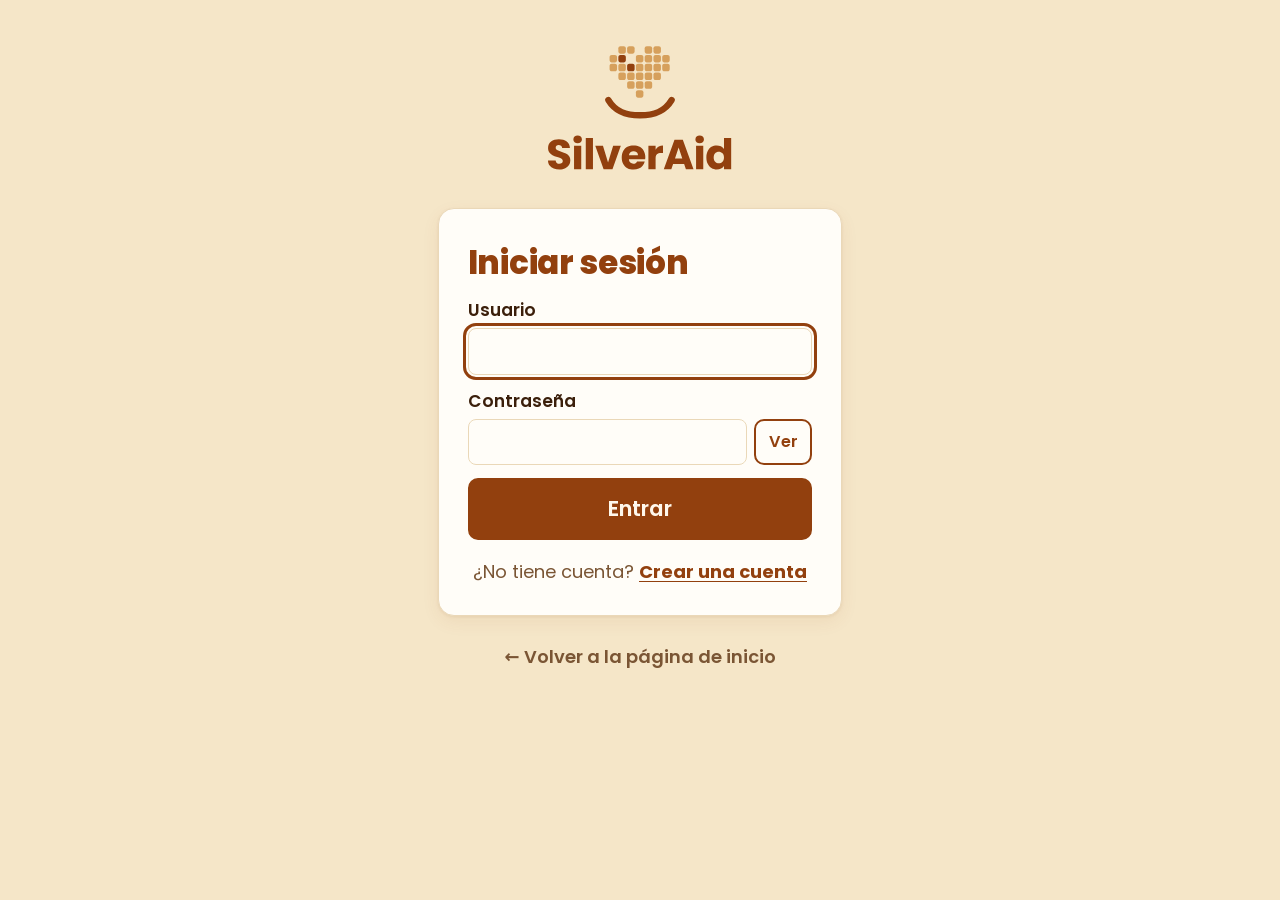
<file: documentos.html>
<!doctype html>
<html lang="es">
<head>
  <meta charset="utf-8">
  <meta name="viewport" content="width=device-width, initial-scale=1, viewport-fit=cover">
  <title>SilverAid — Mis documentos</title>
  <meta name="theme-color" content="#92400E">
  <link rel="manifest" href="manifest.webmanifest">
  <meta name="mobile-web-app-capable" content="yes">
  <meta name="apple-mobile-web-app-capable" content="yes">
  <meta name="apple-mobile-web-app-status-bar-style" content="default">
  <meta name="apple-mobile-web-app-title" content="SilverAid">
  <link rel="icon" type="image/svg+xml" href="assets/brand/silveraid-icono-app.svg">
  <link rel="apple-touch-icon" href="assets/icons/apple-touch-icon.png">
  <link rel="preconnect" href="https://fonts.googleapis.com">
  <link rel="preconnect" href="https://fonts.gstatic.com" crossorigin>
  <link rel="stylesheet" href="https://fonts.googleapis.com/css2?family=Poppins:wght@400;500;600;700;800&display=swap">
  <link rel="stylesheet" href="css/styles.css?v=17">
  <script src="js/auth.js?v=10"></script>
  <script src="js/db.js?v=10"></script>
  <script src="js/pwa.js?v=13"></script>
  <script>
    (function () {
      const s = SAAuth.get();
      if (!s) location.replace('login.html');
      else if (!['cuidador', 'colaborador'].includes(s.role)) location.replace(SAAuth.home(s.role, s.status));
    })();
  </script>
</head>
<body>
  <header class="topbar">
    <a class="brand" href="documentos.html" aria-label="SilverAid, mis documentos">
      <img class="logo logo-color" src="assets/brand/silveraid-horizontal-color.svg" alt="SilverAid" width="187" height="48">
    </a>
    <div class="a11y">
      <a class="chip" id="app-link" href="app.html" hidden>Ir a la aplicación →</a>
      <span class="chip user-chip" id="user-chip"></span>
      <button id="btn-logout" class="chip">Salir ⎋</button>
    </div>
  </header>

  <main class="docs-page">
    <h1>📎 Mis documentos</h1>
    <div class="status-banner" id="status-banner" role="status"></div>

    <article class="card">
      <h2>Documentos obligatorios</h2>
      <p class="muted small-text">Cada documento en PDF de máximo 300 KB. Puede reemplazar uno ya subido eligiendo otro archivo.</p>
      <ul class="doc-list" id="doc-list"></ul>
    </article>

    <article class="card" id="titles-card" hidden>
      <h2>Títulos obtenidos <span class="muted small-text">(opcional)</span></h2>
      <p class="muted small-text">Un PDF por título (diploma o acta de grado), de máximo 300 KB cada uno. Hasta 5 títulos.</p>
      <ul class="doc-list" id="title-list"></ul>
      <label class="btn ghost small file-btn" id="title-add">➕ Agregar título
        <input type="file" accept="application/pdf,.pdf" class="sr-only" id="title-input">
      </label>
    </article>

    <p class="form-error" role="alert" id="docs-error" hidden></p>
  </main>

  <div id="toasts" class="toasts" aria-live="polite"></div>
  <script src="js/registro.js?v=11"></script>
  <script>
    (function () {
      const $ = (id) => document.getElementById(id);
      const esc = (s) => String(s ?? '').replace(/[&<>"']/g, (c) => ({ '&': '&amp;', '<': '&lt;', '>': '&gt;', '"': '&quot;', "'": '&#39;' }[c]));
      const LABELS = {
        documento: 'Documento de identidad (las dos caras en un PDF)', pase: 'Pase de conducción', rut: 'RUT ante la DIAN',
        salud: 'Certificado de afiliación a salud', pension: 'Certificado de afiliación a pensión',
        arl: 'Certificado de afiliación a la ARL', rethus: 'Certificado de inscripción en el RETHUS',
      };
      const MAX_TITLES = 5;
      let user = null;

      function toast(msg, kind = 'info') {
        const el = document.createElement('div');
        el.className = 'toast ' + kind;
        el.textContent = msg;
        $('toasts').appendChild(el);
        setTimeout(() => el.remove(), 5000);
      }
      const showError = (msg) => { $('docs-error').textContent = msg || ''; $('docs-error').hidden = !msg; };
      function handleError(err) {
        if (err.status === 401) { SAAuth.clear(); location.replace('login.html'); return; }
        showError(err.message);
      }

      function render() {
        const session = SAAuth.get();
        SAAuth.set({ ...session, status: user.status, name: user.name });
        $('user-chip').textContent = `👤 ${user.name} · ${SAAuth.ROLES[user.role] || user.role}`;
        const missing = user.missingDocuments.length;
        const active = user.status === 'activo';
        $('app-link').hidden = !active;
        $('status-banner').className = 'status-banner ' + (active ? 'ok' : missing ? 'warn' : 'info');
        $('status-banner').innerHTML = active
          ? '<strong>✅ Cuenta activa.</strong> Su documentación fue revisada. <a href="app.html">Ir a la aplicación →</a>'
          : missing
            ? `<strong>⏳ Cuenta en verificación.</strong> Le falta${missing > 1 ? 'n' : ''} ${missing} documento${missing > 1 ? 's' : ''}. Cuando los suba todos, SilverAid revisará su cuenta y la activará.`
            : '<strong>📬 Documentación completa.</strong> SilverAid la está revisando; le avisaremos cuando su cuenta esté activa.';

        $('doc-list').innerHTML = user.requiredDocuments.map((kind) => {
          const file = user.attachments[kind];
          return `<li class="doc-item ${file ? 'done' : 'missing'}">
            <span class="doc-state" aria-hidden="true">${file ? '✔' : '✖'}</span>
            <span class="doc-info"><strong>${LABELS[kind] || kind}</strong>
              <span class="sub">${file ? 'Subido: ' + esc(file) : 'Pendiente'}</span></span>
            <label class="btn ${file ? 'ghost' : ''} small file-btn">${file ? 'Reemplazar' : 'Subir PDF'}
              <input type="file" accept="application/pdf,.pdf" class="sr-only" data-kind="${kind}" aria-label="${file ? 'Reemplazar' : 'Subir'} ${LABELS[kind] || kind}">
            </label>
          </li>`;
        }).join('') || '<li class="muted">Su cuenta no necesita documentos.</li>';

        const isCare = user.role === 'cuidador';
        $('titles-card').hidden = !isCare;
        if (isCare) {
          const titles = Object.keys(user.attachments).filter((k) => k.startsWith('titulos-'))
            .sort((a, b) => a.split('-')[1] - b.split('-')[1]);
          $('title-list').innerHTML = titles.map((k, i) => `<li class="doc-item done">
              <span class="doc-state" aria-hidden="true">🎓</span>
              <span class="doc-info"><strong>Título ${i + 1}</strong><span class="sub">${esc(user.attachments[k])}</span></span>
              <button class="btn ghost small" data-remove="${k.split('-')[1]}" aria-label="Quitar título ${i + 1}">✕ Quitar</button>
            </li>`).join('') || '<li class="muted small-text">Todavía no ha subido títulos.</li>';
          const full = titles.length >= MAX_TITLES;
          $('title-input').disabled = full;
          $('title-add').classList.toggle('disabled', full);
          $('title-add').firstChild.textContent = full ? `Máximo ${MAX_TITLES} títulos ` : '➕ Agregar título ';
        }
      }

      async function load() {
        try {
          ({ user } = await SAAuth.api('/api/me'));
          if (!['cuidador', 'colaborador'].includes(user.role)) return location.replace(SAAuth.home(user.role, user.status));
          render();
        } catch (err) { handleError(err); }
      }

      async function upload(kind, input, what) {
        const file = input.files[0];
        input.value = '';
        if (!file) return;
        const problem = SAReg.fileProblem(file, what);
        if (problem) return showError(problem);
        showError('');
        try {
          ({ user } = await SAAuth.api('/api/me/documents', { method: 'POST', body: { kind, file: await SAReg.pdfPayload(file) } }));
          render();
          toast('Documento guardado.', 'ok');
        } catch (err) { handleError(err); }
      }

      $('doc-list').addEventListener('change', (e) => {
        const kind = e.target.dataset.kind;
        if (kind) upload(kind, e.target, (LABELS[kind] || 'el documento').toLowerCase());
      });
      $('title-input').addEventListener('change', (e) => upload('titulos', e.target, 'el título'));
      $('title-list').addEventListener('click', async (e) => {
        const b = e.target.closest('[data-remove]');
        if (!b) return;
        try {
          ({ user } = await SAAuth.api('/api/me/documents/titulos-' + b.dataset.remove, { method: 'DELETE' }));
          render();
          toast('Título quitado.', 'ok');
        } catch (err) { handleError(err); }
      });
      $('btn-logout').addEventListener('click', () => SAAuth.logout());

      load();
      setInterval(load, 30000); // por si el administrador activa la cuenta mientras está aquí
    })();
  </script>
</body>
</html>
</file>
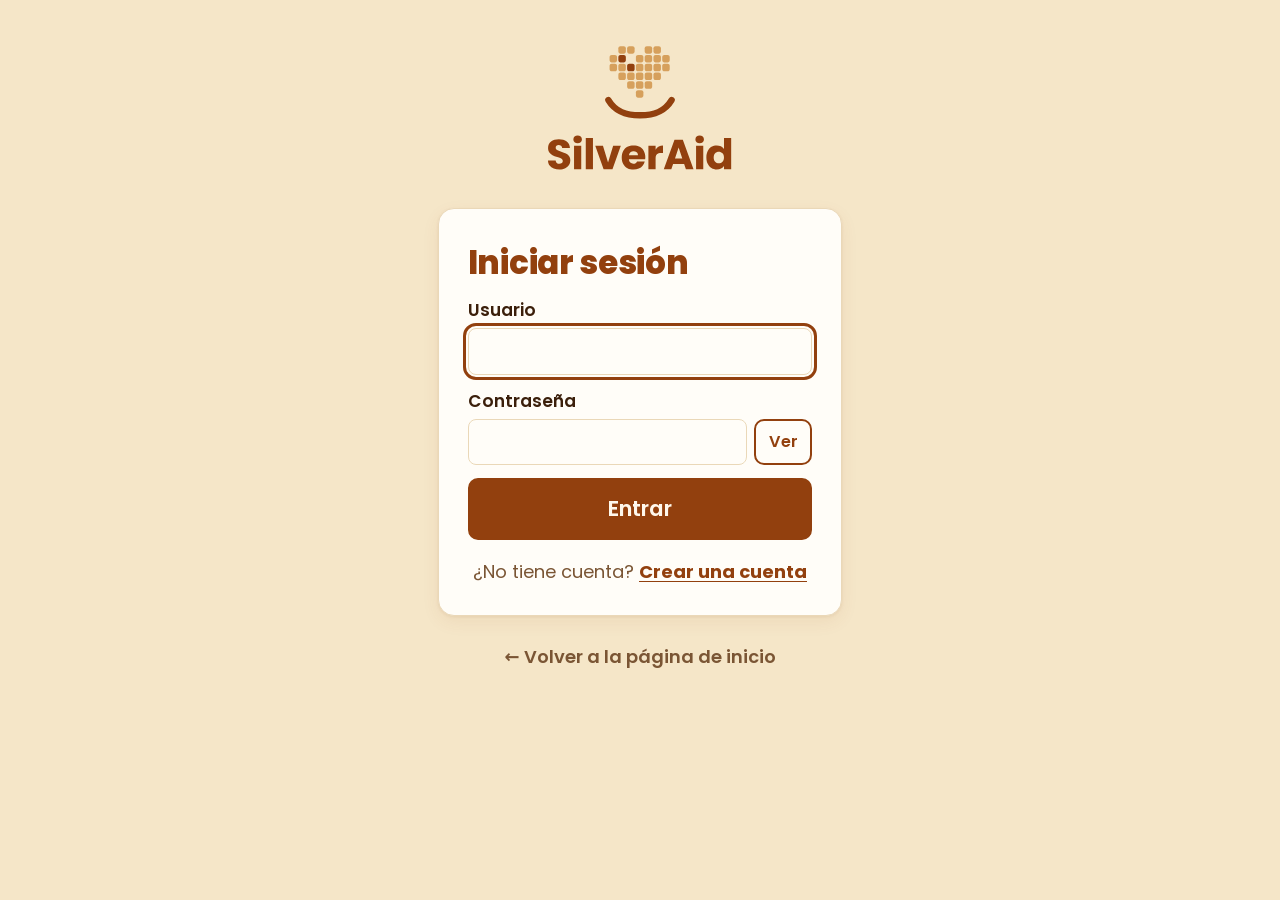
<file: login.html>
<!doctype html>
<html lang="es">
<head>
  <meta charset="utf-8">
  <meta name="viewport" content="width=device-width, initial-scale=1, viewport-fit=cover">
  <title>SilverAid — Iniciar sesión</title>
  <meta name="theme-color" content="#92400E">
  <link rel="manifest" href="manifest.webmanifest">
  <meta name="mobile-web-app-capable" content="yes">
  <meta name="apple-mobile-web-app-capable" content="yes">
  <meta name="apple-mobile-web-app-status-bar-style" content="default">
  <meta name="apple-mobile-web-app-title" content="SilverAid">
  <link rel="icon" type="image/svg+xml" href="assets/brand/silveraid-icono-app.svg">
  <link rel="apple-touch-icon" href="assets/icons/apple-touch-icon.png">
  <link rel="preconnect" href="https://fonts.googleapis.com">
  <link rel="preconnect" href="https://fonts.gstatic.com" crossorigin>
  <link rel="stylesheet" href="https://fonts.googleapis.com/css2?family=Poppins:wght@400;500;600;700;800&display=swap">
  <link rel="stylesheet" href="css/styles.css?v=17">
  <script>
    // Enlaces antiguos (login.html#registro-cuidador…) → la página de registro de ese rol.
    (function () {
      const pages = { cliente: 'registro-familiar.html', cuidador: 'registro-cuidador.html', colaborador: 'registro-colaborador.html' };
      const m = location.hash.match(/^#registro-(cliente|cuidador|colaborador)$/);
      if (m) location.replace(pages[m[1]]);
    })();
  </script>
</head>
<body class="login-page">
  <main class="login-wrap">
    <a href="index.html" class="login-logo-link" aria-label="SilverAid, volver a la página de inicio">
      <img class="login-logo" src="assets/brand/silveraid-vertical-color.svg" alt="SilverAid" width="200" height="116">
    </a>

    <section class="card login-card" id="panel-login">
      <h1>Iniciar sesión</h1>
      <form id="form-login" class="form" novalidate>
        <label>Usuario <input name="username" autocomplete="username" required autofocus></label>
        <label>Contraseña
          <span class="pw-field">
            <input name="password" type="password" autocomplete="current-password" required>
            <button type="button" class="btn ghost small pw-toggle" aria-label="Mostrar contraseña">Ver</button>
          </span>
        </label>
        <p class="form-error" role="alert" hidden></p>
        <button class="btn big">Entrar</button>
      </form>
      <p class="login-switch">¿No tiene cuenta? <button type="button" class="link-btn" data-show="register">Crear una cuenta</button></p>
    </section>

    <section class="card login-card" id="panel-register" hidden>
      <h1>Crear cuenta</h1>
      <p class="muted">¿Qué tipo de cuenta necesita?</p>
      <nav class="role-links" aria-label="Tipo de cuenta">
        <a class="role-link" href="registro-familiar.html?para=mi">
          <span class="role-emoji" aria-hidden="true">👵</span>
          <span><strong>Adulto mayor</strong><small>Me registro yo mismo para usar SilverAid.</small>
            <small class="role-needs">Necesitará sus datos, su documento y su tipo de sangre. 3 pasos.</small></span>
        </a>
        <a class="role-link" href="registro-familiar.html">
          <span class="role-emoji" aria-hidden="true">🧾</span>
          <span><strong>Cliente</strong><small>Contrato SilverAid y registro a una persona mayor a mi cargo.</small>
            <small class="role-needs">Necesitará sus datos y documento, y los del adulto mayor. 3 pasos.</small></span>
        </a>
        <a class="role-link" href="registro-familiar.html?para=familiar">
          <span class="role-emoji" aria-hidden="true">👨‍👩‍👧</span>
          <span><strong>Familiar responsable</strong><small>Mi familiar mayor ya está en SilverAid y quiero acompañarle.</small>
            <small class="role-needs">Necesitará sus datos y el número de documento del adulto mayor. El cliente aprobará su solicitud. 3 pasos.</small></span>
        </a>
        <a class="role-link" href="registro-cuidador.html">
          <span class="role-emoji" aria-hidden="true">🧑‍⚕️</span>
          <span><strong>Cuidador/a</strong><small>Ofrezco cuidados y acompañamiento a personas mayores.</small>
            <small class="role-needs">Tenga a mano en PDF: RUT, certificados de salud, pensión, ARL y RETHUS, y sus títulos. Puede subirlos después. 4 pasos.</small></span>
        </a>
        <a class="role-link" href="registro-colaborador.html">
          <span class="role-emoji" aria-hidden="true">🤝</span>
          <span><strong>Colaborador/a</strong><small>Acompaño a trámites y citas, llevo medicamentos, conduzco…</small>
            <small class="role-needs">Tenga a mano en PDF: documento de identidad y, si aplica, pase de conducción y certificados de salud, pensión y ARL. Puede subirlos después. 4 pasos.</small></span>
        </a>
      </nav>
      <p class="login-switch">¿Ya tiene cuenta? <button type="button" class="link-btn" data-show="login">Iniciar sesión</button></p>
    </section>

    <a href="index.html" class="back-link">← Volver a la página de inicio</a>
  </main>

  <script src="js/auth.js?v=10"></script>
  <script src="js/db.js?v=10"></script>
  <script src="js/pwa.js?v=13"></script>
  <script>
    (function () {
      const panels = { login: document.getElementById('panel-login'), register: document.getElementById('panel-register') };

      function show(name) {
        Object.entries(panels).forEach(([k, el]) => { el.hidden = k !== name; });
        panels[name].querySelector('input, a')?.focus();
      }
      function showError(form, msg) {
        const p = form.querySelector('.form-error');
        p.textContent = msg;
        p.hidden = !msg;
      }

      document.querySelectorAll('[data-show]').forEach((b) => b.addEventListener('click', () => show(b.dataset.show)));
      document.querySelectorAll('.pw-toggle').forEach((b) => b.addEventListener('click', () => {
        const input = b.previousElementSibling;
        const visible = input.type === 'text';
        input.type = visible ? 'password' : 'text';
        b.textContent = visible ? 'Ver' : 'Ocultar';
        b.setAttribute('aria-label', visible ? 'Mostrar contraseña' : 'Ocultar contraseña');
      }));

      document.getElementById('form-login').addEventListener('submit', async (e) => {
        e.preventDefault();
        const f = e.target;
        if (!f.username.value.trim() || !f.password.value) return showError(f, 'Escriba su usuario y su contraseña.');
        showError(f, '');
        try {
          const data = await SAAuth.api('/api/login', { method: 'POST', body: { username: f.username.value.trim(), password: f.password.value } });
          SAAuth.set({ token: data.token, username: data.user.username, name: data.user.name, role: data.user.role, status: data.user.status });
          location.replace(SAAuth.home(data.user.role, data.user.status));
        } catch (err) {
          showError(f, err.message);
          f.password.select();
        }
      });

      // login.html#registro abre «Crear cuenta».
      if (location.hash === '#registro') show('register');

      // Si ya hay una sesión válida, entra directamente (sin conexión, con la sesión guardada en el dispositivo).
      if (SAAuth.get()) {
        SAAuth.api('/api/me').then(({ user }) => location.replace(SAAuth.home(user.role, user.status))).catch((err) => {
          const s = SAAuth.get();
          if (err.status === 0 && s) location.replace(SAAuth.home(s.role, s.status));
          else SAAuth.clear();
        });
      }
    })();
  </script>
</body>
</html>
</file>
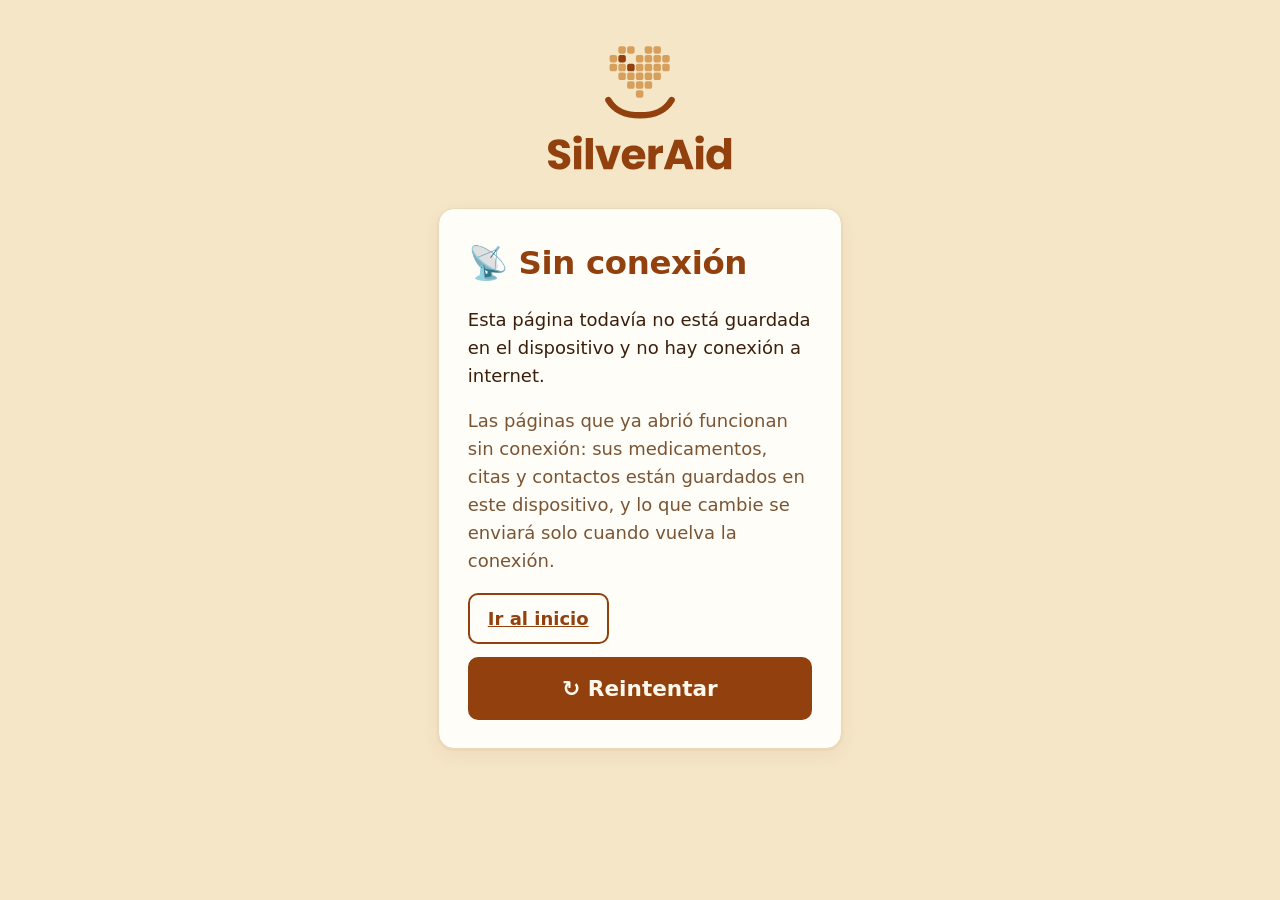
<file: offline.html>
<!doctype html>
<html lang="es">
<head>
  <meta charset="utf-8">
  <meta name="viewport" content="width=device-width, initial-scale=1, viewport-fit=cover">
  <title>SilverAid — Sin conexión</title>
  <meta name="theme-color" content="#92400E">
  <link rel="manifest" href="manifest.webmanifest">
  <link rel="icon" type="image/svg+xml" href="assets/brand/silveraid-icono-app.svg">
  <link rel="apple-touch-icon" href="assets/icons/apple-touch-icon.png">
  <link rel="stylesheet" href="css/styles.css?v=17">
  <script src="js/pwa.js?v=13" defer></script>
</head>
<body class="login-page">
  <main class="login-wrap">
    <img class="login-logo" src="assets/brand/silveraid-vertical-color.svg" alt="SilverAid" width="200" height="116">
    <section class="card login-card">
      <h1>📡 Sin conexión</h1>
      <p>Esta página todavía no está guardada en el dispositivo y no hay conexión a internet.</p>
      <p class="muted">Las páginas que ya abrió funcionan sin conexión: sus medicamentos, citas y contactos están guardados en este dispositivo, y lo que cambie se enviará solo cuando vuelva la conexión.</p>
      <div class="wizard-nav">
        <a class="btn ghost" href="login.html">Ir al inicio</a>
        <button class="btn big" type="button" onclick="location.reload()">↻ Reintentar</button>
      </div>
    </section>
  </main>
  <script>window.addEventListener('online', () => location.reload());</script>
</body>
</html>
</file>
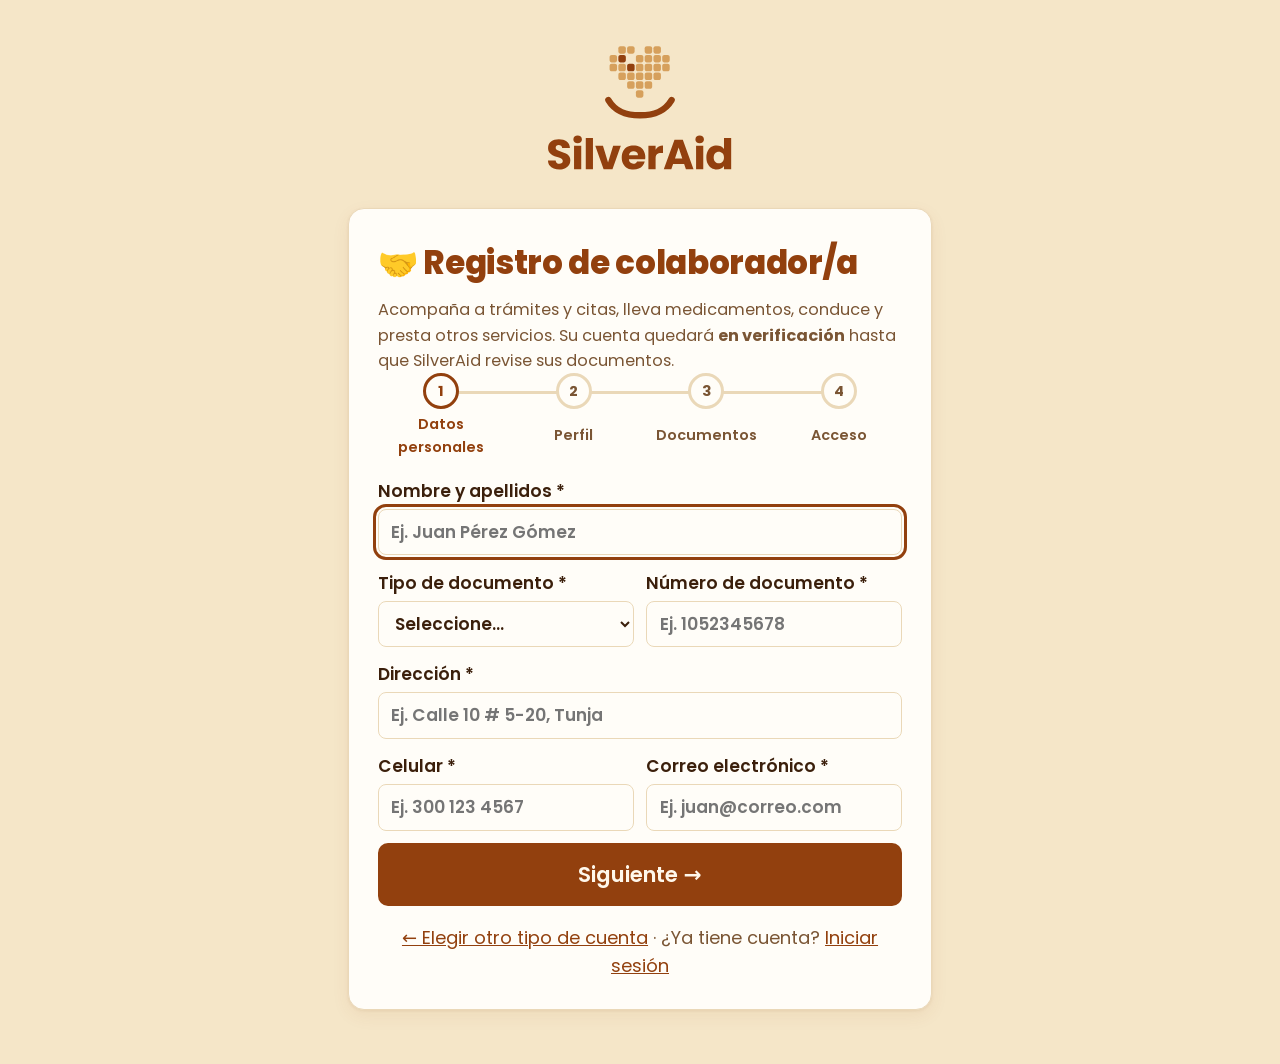
<file: registro-colaborador.html>
<!doctype html>
<html lang="es">
<head>
  <meta charset="utf-8">
  <meta name="viewport" content="width=device-width, initial-scale=1, viewport-fit=cover">
  <title>SilverAid — Registro de colaborador/a</title>
  <meta name="theme-color" content="#92400E">
  <link rel="manifest" href="manifest.webmanifest">
  <meta name="mobile-web-app-capable" content="yes">
  <meta name="apple-mobile-web-app-capable" content="yes">
  <meta name="apple-mobile-web-app-status-bar-style" content="default">
  <meta name="apple-mobile-web-app-title" content="SilverAid">
  <link rel="icon" type="image/svg+xml" href="assets/brand/silveraid-icono-app.svg">
  <link rel="apple-touch-icon" href="assets/icons/apple-touch-icon.png">
  <link rel="preconnect" href="https://fonts.googleapis.com">
  <link rel="preconnect" href="https://fonts.gstatic.com" crossorigin>
  <link rel="stylesheet" href="https://fonts.googleapis.com/css2?family=Poppins:wght@400;500;600;700;800&display=swap">
  <link rel="stylesheet" href="css/styles.css?v=17">
</head>
<body class="login-page">
  <main class="login-wrap wizard-wrap">
    <a href="index.html" class="login-logo-link" aria-label="SilverAid, volver a la página de inicio">
      <img class="login-logo" src="assets/brand/silveraid-vertical-color.svg" alt="SilverAid" width="200" height="116">
    </a>

    <section class="card login-card">
      <h1>🤝 Registro de colaborador/a</h1>
      <p class="muted small-text">Acompaña a trámites y citas, lleva medicamentos, conduce y presta otros servicios. Su cuenta quedará <strong>en verificación</strong> hasta que SilverAid revise sus documentos.</p>
      <form id="reg-form" class="form wizard" novalidate>
        <ol class="steps" id="steps" aria-hidden="true"></ol>
        <p class="sr-only" id="step-label" aria-live="polite"></p>

        <section class="step" data-title="Datos personales">
          <label>Nombre y apellidos * <input name="name" autocomplete="name" required maxlength="80" placeholder="Ej. Juan Pérez Gómez"></label>
          <div class="form-row">
            <label>Tipo de documento *
              <select name="docType" required>
                <option value="">Seleccione…</option>
                <option value="CC">Cédula de ciudadanía</option>
                <option value="CE">Cédula de extranjería</option>
                <option value="PA">Pasaporte</option>
                <option value="PPT">Permiso por protección temporal</option>
              </select>
            </label>
            <label>Número de documento * <input name="document" inputmode="numeric" required maxlength="20" placeholder="Ej. 1052345678"></label>
          </div>
          <label>Dirección * <input name="address" autocomplete="street-address" required maxlength="120" placeholder="Ej. Calle 10 # 5-20, Tunja"></label>
          <div class="form-row">
            <label>Celular * <input name="mobile" type="tel" autocomplete="tel" required maxlength="20" placeholder="Ej. 300 123 4567"></label>
            <label>Correo electrónico * <input name="email" type="email" autocomplete="email" required maxlength="80" placeholder="Ej. juan@correo.com"></label>
          </div>
        </section>

        <section class="step" data-title="Perfil" hidden>
          <label>Grado de escolaridad *
            <select name="education" required>
              <option value="">Seleccione…</option>
              <option value="ninguno">Ninguno</option>
              <option value="primaria">Primaria</option>
              <option value="bachillerato">Bachillerato</option>
              <option value="tecnico">Técnico</option>
              <option value="tecnologo">Tecnólogo</option>
              <option value="universitario">Universitario</option>
              <option value="posgrado">Posgrado</option>
            </select>
          </label>

          <fieldset class="choice-group">
            <legend>¿Tiene pase de conducción? *</legend>
            <label><input type="radio" name="license" value="si"> Sí</label>
            <label><input type="radio" name="license" value="no"> No</label>
          </fieldset>
          <div class="collab-sub" id="license-fields" hidden>
            <fieldset class="choice-group">
              <legend>¿Para qué vehículo? *</legend>
              <label><input type="radio" name="licenseVehicle" value="carro"> 🚗 Carro</label>
              <label><input type="radio" name="licenseVehicle" value="moto"> 🏍️ Moto</label>
              <label><input type="radio" name="licenseVehicle" value="ambos"> Carro y moto</label>
            </fieldset>
            <fieldset class="choice-group" id="license-cats" hidden>
              <legend>Categoría del pase *</legend>
              <label data-for="moto"><input type="checkbox" name="licenseCat" value="A1"> A1</label>
              <label data-for="moto"><input type="checkbox" name="licenseCat" value="A2"> A2</label>
              <label data-for="carro"><input type="checkbox" name="licenseCat" value="B1"> B1</label>
              <label data-for="carro"><input type="checkbox" name="licenseCat" value="B2"> B2</label>
              <label data-for="carro"><input type="checkbox" name="licenseCat" value="B3"> B3</label>
              <label data-for="carro"><input type="checkbox" name="licenseCat" value="C1"> C1</label>
              <label data-for="carro"><input type="checkbox" name="licenseCat" value="C2"> C2</label>
              <label data-for="carro"><input type="checkbox" name="licenseCat" value="C3"> C3</label>
            </fieldset>
          </div>

          <fieldset class="choice-group">
            <legend>¿Está afiliado a seguridad social como independiente? *</legend>
            <label><input type="radio" name="socialSecurity" value="si"> Sí</label>
            <label><input type="radio" name="socialSecurity" value="no"> No</label>
          </fieldset>
        </section>

        <section class="step" data-title="Documentos" hidden>
          <div class="info-box">
            <strong>📎 Puede adjuntarlos ahora o después.</strong>
            Si no los tiene a mano, cree la cuenta y súbalos más tarde desde «Mis documentos». Cada documento en PDF de máximo 300 KB.
          </div>
          <label class="file-field">Documento de identidad escaneado
            <input name="documentFile" type="file" accept="application/pdf,.pdf">
            <small class="muted">Las dos caras del documento en un solo PDF.</small>
          </label>
          <label class="file-field" id="doc-license" hidden>Pase de conducción escaneado
            <input name="licenseFile" type="file" accept="application/pdf,.pdf">
          </label>
          <div class="collab-sub" id="doc-social" hidden>
            <p class="small-text"><strong>Afiliación a seguridad social como independiente</strong></p>
            <label class="file-field">Certificado de afiliación a salud
              <input name="certificate" type="file" accept="application/pdf,.pdf">
            </label>
            <label class="file-field">Certificado de afiliación a pensión
              <input name="pensionFile" type="file" accept="application/pdf,.pdf">
            </label>
            <label class="file-field">Certificado de afiliación a la ARL
              <input name="arlFile" type="file" accept="application/pdf,.pdf">
            </label>
          </div>
        </section>

        <section class="step" data-title="Acceso" hidden>
          <label>Usuario * <input name="username" autocomplete="username" required placeholder="Letras y números, sin espacios"></label>
          <label>Contraseña *
            <span class="pw-field">
              <input name="password" type="password" autocomplete="new-password" required>
              <button type="button" class="btn ghost small pw-toggle" aria-label="Mostrar contraseña">Ver</button>
            </span>
          </label>
          <label>Repita la contraseña * <input name="password2" type="password" autocomplete="new-password" required></label>
        </section>

        <p class="form-error" role="alert" hidden></p>
        <div class="wizard-nav">
          <button type="button" class="btn ghost" data-prev hidden>← Atrás</button>
          <button class="btn big" data-next>Siguiente →</button>
        </div>
      </form>
      <p class="login-switch"><a href="login.html#registro">← Elegir otro tipo de cuenta</a> · ¿Ya tiene cuenta? <a href="login.html">Iniciar sesión</a></p>
    </section>
  </main>

  <script src="js/auth.js?v=10"></script>
  <script src="js/db.js?v=10"></script>
  <script src="js/pwa.js?v=13"></script>
  <script src="js/registro.js?v=11"></script>
  <script>
    (function () {
      const form = document.getElementById('reg-form');
      const f = form.elements;
      const { PHONE, EMAIL, docOk, fileProblem, pdfPayload } = SAReg;

      /** Vehículos del pase elegido ('ambos' = carro y moto). */
      const vehicles = () => ({ carro: ['carro'], moto: ['moto'], ambos: ['carro', 'moto'] }[f.licenseVehicle.value] || []);
      const visibleCats = () => [...form.querySelectorAll('#license-cats label')].filter((l) => !l.hidden);
      const checkedCats = () => visibleCats().map((l) => l.querySelector('input')).filter((i) => i.checked).map((i) => i.value);
      /** Vehículos del pase sin ninguna categoría marcada. */
      const vehiclesWithoutCat = () => vehicles().filter((v) => !visibleCats().some((l) => l.dataset.for === v && l.querySelector('input').checked));
      const licensed = () => f.license.value === 'si';
      const affiliated = () => f.socialSecurity.value === 'si';

      // Las respuestas «Sí» despliegan sus datos y deciden qué documentos se piden.
      function sync() {
        document.getElementById('license-fields').hidden = !licensed();
        const vs = vehicles();
        document.getElementById('license-cats').hidden = !vs.length;
        form.querySelectorAll('#license-cats label').forEach((l) => { l.hidden = !vs.includes(l.dataset.for); });
        document.getElementById('doc-license').hidden = !licensed();
        document.getElementById('doc-social').hidden = !affiliated();
      }
      form.addEventListener('change', sync);

      /** Documentos que corresponden según las respuestas: [campo, descripción]. */
      const docs = () => [
        ['documentFile', 'su documento de identidad'],
        ...(licensed() ? [['licenseFile', 'su pase de conducción']] : []),
        ...(affiliated() ? [['certificate', 'el certificado de afiliación a salud'], ['pensionFile', 'el certificado de afiliación a pensión'],
          ['arlFile', 'el certificado de afiliación a la ARL']] : []),
      ];

      SAReg.init({
        role: 'colaborador',
        onShow: sync,
        steps: [
          () => {
            if (!f.name.value.trim()) return { field: 'name', msg: 'Escriba su nombre y apellidos.' };
            if (!f.docType.value) return { field: 'docType', msg: 'Seleccione su tipo de documento.' };
            if (!docOk(f.docType.value, f.document.value)) return { field: 'document', msg: 'Revise su número de documento.' };
            if (!f.address.value.trim()) return { field: 'address', msg: 'Escriba su dirección.' };
            if (!PHONE.test(f.mobile.value.trim())) return { field: 'mobile', msg: 'Escriba un número de celular válido.' };
            if (!EMAIL.test(f.email.value.trim())) return { field: 'email', msg: 'Escriba un correo electrónico válido.' };
            return null;
          },
          () => {
            if (!f.education.value) return { field: 'education', msg: 'Seleccione su grado de escolaridad.' };
            if (!f.license.value) return { field: 'license', msg: 'Indique si tiene pase de conducción.' };
            if (licensed()) {
              if (!f.licenseVehicle.value) return { field: 'licenseVehicle', msg: 'Indique si su pase es para carro, moto o ambos.' };
              const missing = vehiclesWithoutCat();
              if (missing.length) return { field: 'licenseCat', msg: `Seleccione la categoría de su pase para ${missing.join(' y ')}.` };
            }
            if (!f.socialSecurity.value) return { field: 'socialSecurity', msg: 'Indique si está afiliado a seguridad social como independiente.' };
            return null;
          },
          () => {
            for (const [name, what] of docs()) {
              const msg = fileProblem(f[name].files[0], what);
              if (msg) return { field: name, msg };
            }
            return null;
          },
        ],
        async body() {
          const data = {
            name: f.name.value.trim(), docType: f.docType.value, document: f.document.value.trim(),
            address: f.address.value.trim(), mobile: f.mobile.value.trim(), email: f.email.value.trim(),
            education: f.education.value, license: f.license.value, socialSecurity: f.socialSecurity.value,
            ...(licensed() ? { licenseVehicle: f.licenseVehicle.value, licenseCategories: checkedCats() } : {}),
          };
          for (const [name] of docs()) if (f[name].files[0]) data[name] = await pdfPayload(f[name].files[0]);
          return data;
        },
      });
    })();
  </script>
</body>
</html>
</file>
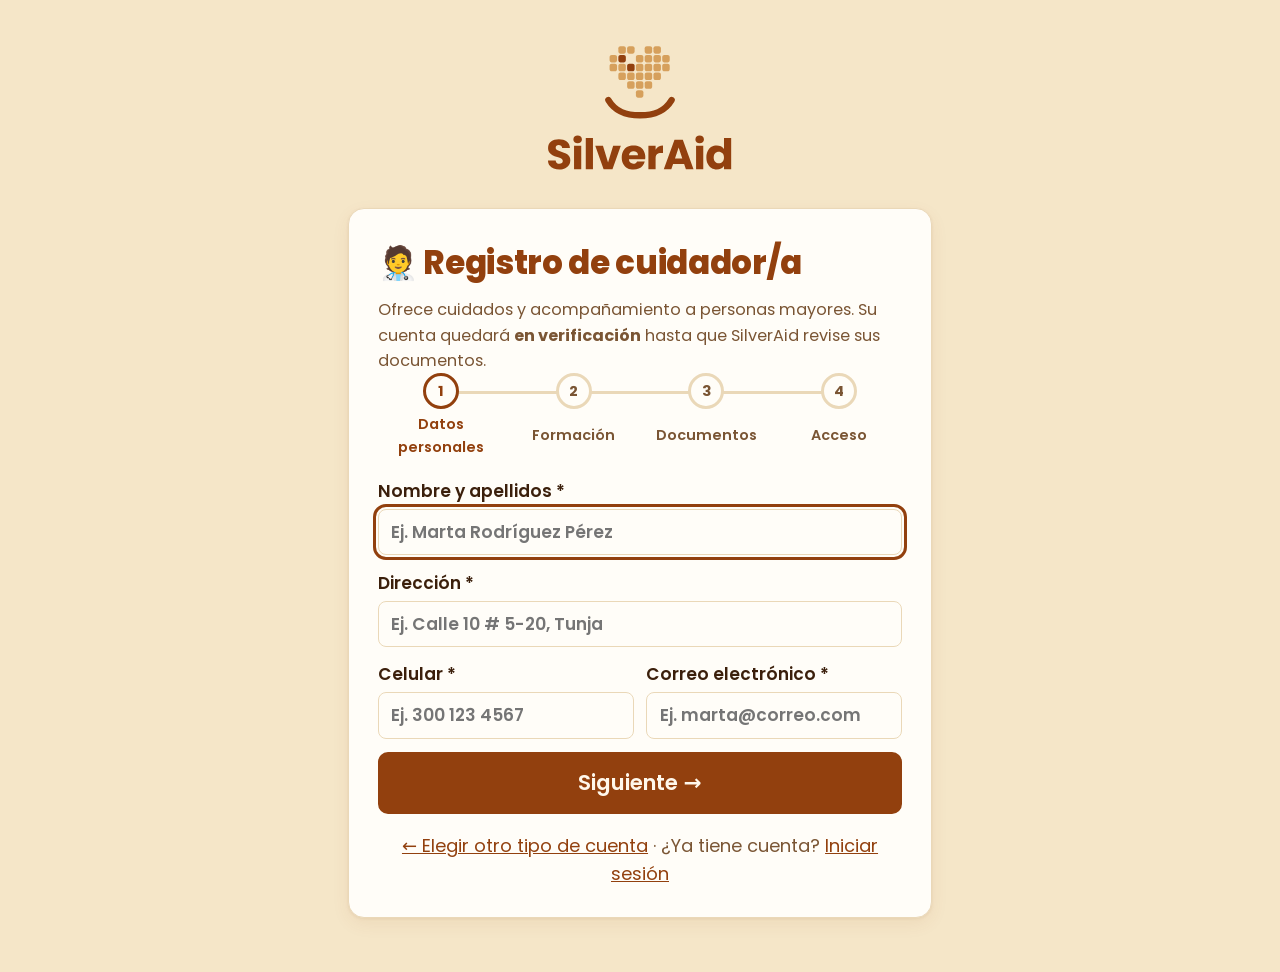
<file: registro-cuidador.html>
<!doctype html>
<html lang="es">
<head>
  <meta charset="utf-8">
  <meta name="viewport" content="width=device-width, initial-scale=1, viewport-fit=cover">
  <title>SilverAid — Registro de cuidador/a</title>
  <meta name="theme-color" content="#92400E">
  <link rel="manifest" href="manifest.webmanifest">
  <meta name="mobile-web-app-capable" content="yes">
  <meta name="apple-mobile-web-app-capable" content="yes">
  <meta name="apple-mobile-web-app-status-bar-style" content="default">
  <meta name="apple-mobile-web-app-title" content="SilverAid">
  <link rel="icon" type="image/svg+xml" href="assets/brand/silveraid-icono-app.svg">
  <link rel="apple-touch-icon" href="assets/icons/apple-touch-icon.png">
  <link rel="preconnect" href="https://fonts.googleapis.com">
  <link rel="preconnect" href="https://fonts.gstatic.com" crossorigin>
  <link rel="stylesheet" href="https://fonts.googleapis.com/css2?family=Poppins:wght@400;500;600;700;800&display=swap">
  <link rel="stylesheet" href="css/styles.css?v=17">
</head>
<body class="login-page">
  <main class="login-wrap wizard-wrap">
    <a href="index.html" class="login-logo-link" aria-label="SilverAid, volver a la página de inicio">
      <img class="login-logo" src="assets/brand/silveraid-vertical-color.svg" alt="SilverAid" width="200" height="116">
    </a>

    <section class="card login-card">
      <h1>🧑‍⚕️ Registro de cuidador/a</h1>
      <p class="muted small-text">Ofrece cuidados y acompañamiento a personas mayores. Su cuenta quedará <strong>en verificación</strong> hasta que SilverAid revise sus documentos.</p>
      <form id="reg-form" class="form wizard" novalidate>
        <ol class="steps" id="steps" aria-hidden="true"></ol>
        <p class="sr-only" id="step-label" aria-live="polite"></p>

        <section class="step" data-title="Datos personales">
          <label>Nombre y apellidos * <input name="name" autocomplete="name" required maxlength="80" placeholder="Ej. Marta Rodríguez Pérez"></label>
          <label>Dirección * <input name="address" autocomplete="street-address" required maxlength="120" placeholder="Ej. Calle 10 # 5-20, Tunja"></label>
          <div class="form-row">
            <label>Celular * <input name="mobile" type="tel" autocomplete="tel" required maxlength="20" placeholder="Ej. 300 123 4567"></label>
            <label>Correo electrónico * <input name="email" type="email" autocomplete="email" required maxlength="80" placeholder="Ej. marta@correo.com"></label>
          </div>
        </section>

        <section class="step" data-title="Formación" hidden>
          <label>Nivel de escolaridad *
            <select name="education" required>
              <option value="">Seleccione…</option>
              <option value="ninguno">Ninguno</option>
              <option value="primaria">Primaria</option>
              <option value="bachillerato">Bachillerato</option>
              <option value="tecnico">Técnico</option>
              <option value="tecnologo">Tecnólogo</option>
              <option value="universitario">Universitario</option>
              <option value="posgrado">Posgrado</option>
            </select>
          </label>
          <fieldset class="titles-field">
            <legend>Títulos obtenidos (opcional)</legend>
            <p class="small-text muted">Un PDF por título (diploma o acta de grado), de máximo 300 KB cada uno. Hasta 5 títulos. También puede subirlos después.</p>
            <div class="titles-list" id="titles-list"></div>
            <button type="button" class="btn ghost small" id="btn-add-title">➕ Agregar título</button>
          </fieldset>
        </section>

        <section class="step" data-title="Documentos" hidden>
          <div class="info-box">
            <strong>📎 Puede adjuntarlos ahora o después.</strong>
            Si no los tiene a mano, cree la cuenta y súbalos más tarde desde «Mis documentos». Cada documento en PDF de máximo 300 KB.
          </div>
          <label class="file-field">RUT ante la DIAN
            <input name="rutFile" type="file" accept="application/pdf,.pdf">
          </label>
          <p class="small-text"><strong>Afiliación a seguridad social como independiente</strong></p>
          <label class="file-field">Certificado de afiliación a salud
            <input name="certificate" type="file" accept="application/pdf,.pdf">
          </label>
          <label class="file-field">Certificado de afiliación a pensión
            <input name="pensionFile" type="file" accept="application/pdf,.pdf">
          </label>
          <label class="file-field">Certificado de afiliación a la ARL
            <input name="arlFile" type="file" accept="application/pdf,.pdf">
          </label>
          <label class="file-field">Certificado de inscripción en el RETHUS
            <input name="rethusFile" type="file" accept="application/pdf,.pdf">
            <small class="muted">Registro Único Nacional del Talento Humano en Salud.</small>
          </label>
        </section>

        <section class="step" data-title="Acceso" hidden>
          <label>Usuario * <input name="username" autocomplete="username" required placeholder="Letras y números, sin espacios"></label>
          <label>Contraseña *
            <span class="pw-field">
              <input name="password" type="password" autocomplete="new-password" required>
              <button type="button" class="btn ghost small pw-toggle" aria-label="Mostrar contraseña">Ver</button>
            </span>
          </label>
          <label>Repita la contraseña * <input name="password2" type="password" autocomplete="new-password" required></label>
        </section>

        <p class="form-error" role="alert" hidden></p>
        <div class="wizard-nav">
          <button type="button" class="btn ghost" data-prev hidden>← Atrás</button>
          <button class="btn big" data-next>Siguiente →</button>
        </div>
      </form>
      <p class="login-switch"><a href="login.html#registro">← Elegir otro tipo de cuenta</a> · ¿Ya tiene cuenta? <a href="login.html">Iniciar sesión</a></p>
    </section>
  </main>

  <script src="js/auth.js?v=10"></script>
  <script src="js/db.js?v=10"></script>
  <script src="js/pwa.js?v=13"></script>
  <script src="js/registro.js?v=11"></script>
  <script>
    (function () {
      const f = document.getElementById('reg-form').elements;
      const { PHONE, EMAIL, fileProblem, pdfPayload } = SAReg;
      const titles = SAReg.titleList(document.getElementById('titles-list'), document.getElementById('btn-add-title'));
      const DOCS = [
        ['rutFile', 'su RUT'], ['certificate', 'el certificado de afiliación a salud'],
        ['pensionFile', 'el certificado de afiliación a pensión'], ['arlFile', 'el certificado de afiliación a la ARL'],
        ['rethusFile', 'el certificado del RETHUS'],
      ];

      SAReg.init({
        role: 'cuidador',
        steps: [
          () => {
            if (!f.name.value.trim()) return { field: 'name', msg: 'Escriba su nombre y apellidos.' };
            if (!f.address.value.trim()) return { field: 'address', msg: 'Escriba su dirección.' };
            if (!PHONE.test(f.mobile.value.trim())) return { field: 'mobile', msg: 'Escriba un número de celular válido.' };
            if (!EMAIL.test(f.email.value.trim())) return { field: 'email', msg: 'Escriba un correo electrónico válido.' };
            return null;
          },
          () => {
            if (!f.education.value) return { field: 'education', msg: 'Seleccione su nivel de escolaridad.' };
            return titles.problem();
          },
          () => {
            for (const [name, what] of DOCS) {
              const msg = fileProblem(f[name].files[0], what);
              if (msg) return { field: name, msg };
            }
            return null;
          },
        ],
        async body() {
          const data = {
            name: f.name.value.trim(), address: f.address.value.trim(), mobile: f.mobile.value.trim(), email: f.email.value.trim(),
            education: f.education.value, titlesFiles: [],
          };
          for (const t of titles.chosen()) data.titlesFiles.push(await pdfPayload(t.file));
          for (const [name] of DOCS) if (f[name].files[0]) data[name] = await pdfPayload(f[name].files[0]);
          return data;
        },
      });
    })();
  </script>
</body>
</html>
</file>
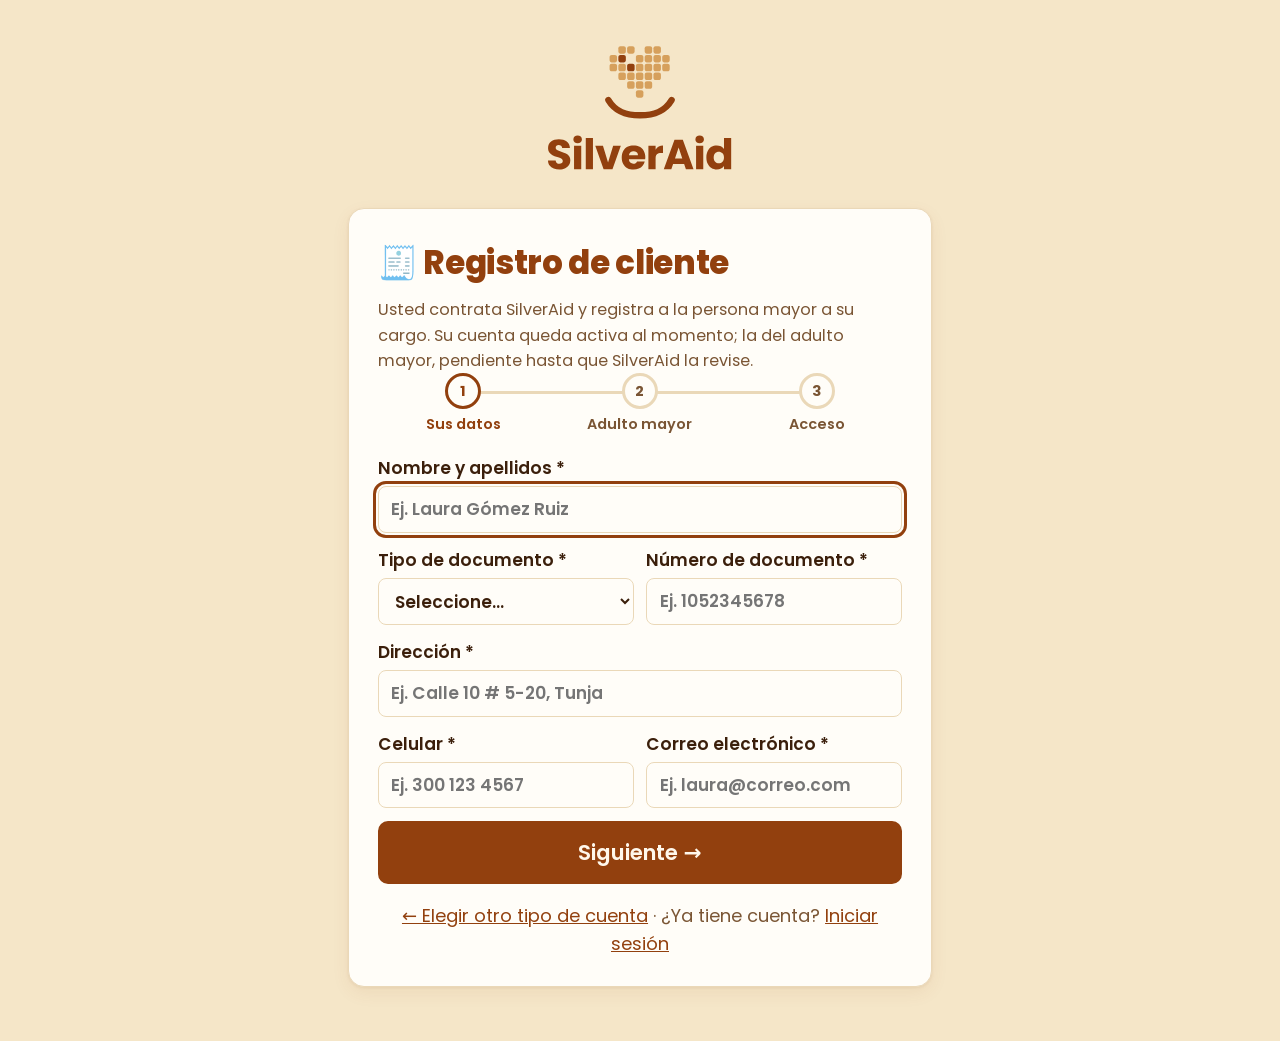
<file: registro-familiar.html>
<!doctype html>
<html lang="es">
<head>
  <meta charset="utf-8">
  <meta name="viewport" content="width=device-width, initial-scale=1, viewport-fit=cover">
  <title>SilverAid — Registro de familiar responsable</title>
  <meta name="theme-color" content="#92400E">
  <link rel="manifest" href="manifest.webmanifest">
  <meta name="mobile-web-app-capable" content="yes">
  <meta name="apple-mobile-web-app-capable" content="yes">
  <meta name="apple-mobile-web-app-status-bar-style" content="default">
  <meta name="apple-mobile-web-app-title" content="SilverAid">
  <link rel="icon" type="image/svg+xml" href="assets/brand/silveraid-icono-app.svg">
  <link rel="apple-touch-icon" href="assets/icons/apple-touch-icon.png">
  <link rel="preconnect" href="https://fonts.googleapis.com">
  <link rel="preconnect" href="https://fonts.gstatic.com" crossorigin>
  <link rel="stylesheet" href="https://fonts.googleapis.com/css2?family=Poppins:wght@400;500;600;700;800&display=swap">
  <link rel="stylesheet" href="css/styles.css?v=17">
</head>
<body class="login-page">
  <main class="login-wrap wizard-wrap">
    <a href="index.html" class="login-logo-link" aria-label="SilverAid, volver a la página de inicio">
      <img class="login-logo" src="assets/brand/silveraid-vertical-color.svg" alt="SilverAid" width="200" height="116">
    </a>

    <section class="card login-card">
      <h1 id="reg-title">🧾 Registro de cliente</h1>
      <p class="muted small-text" id="reg-intro">Usted contrata SilverAid y registra a la persona mayor a su cargo. Su cuenta queda activa al momento; la del adulto mayor, pendiente hasta que SilverAid la revise.</p>
      <form id="reg-form" class="form wizard" novalidate>
        <ol class="steps" id="steps" aria-hidden="true"></ol>
        <p class="sr-only" id="step-label" aria-live="polite"></p>

        <section class="step" data-title="Sus datos">
          <label>Nombre y apellidos * <input name="name" autocomplete="name" required maxlength="80" placeholder="Ej. Laura Gómez Ruiz"></label>
          <div class="form-row">
            <label>Tipo de documento *
              <select name="docType" required>
                <option value="">Seleccione…</option>
                <option value="CC">Cédula de ciudadanía</option>
                <option value="CE">Cédula de extranjería</option>
                <option value="PA">Pasaporte</option>
                <option value="PPT">Permiso por protección temporal</option>
              </select>
            </label>
            <label>Número de documento * <input name="document" inputmode="numeric" required maxlength="20" placeholder="Ej. 1052345678"></label>
          </div>
          <label>Dirección * <input name="address" autocomplete="street-address" required maxlength="120" placeholder="Ej. Calle 10 # 5-20, Tunja"></label>
          <div class="form-row">
            <label>Celular * <input name="mobile" type="tel" autocomplete="tel" required maxlength="20" placeholder="Ej. 300 123 4567"></label>
            <label>Correo electrónico * <input name="email" type="email" autocomplete="email" required maxlength="80" placeholder="Ej. laura@correo.com"></label>
          </div>
        </section>

        <section class="step" data-title="Adulto mayor" hidden>
          <input type="checkbox" name="selfElder" hidden>
          <div class="info-box" id="self-elder-note" hidden>
            Usaremos sus datos del paso anterior. Como adulto mayor entrará con su <b>número de documento</b> y la <b>misma contraseña</b>, cuando SilverAid revise y active esa cuenta.
          </div>
          <!-- Familiar responsable: se une a un adulto mayor ya registrado por su cliente -->
          <div class="step-group" id="join-fields" hidden>
            <p class="info-box small-text">Escriba el documento del adulto mayor. Su cliente (quien contrata SilverAid) recibirá su solicitud y, al aprobarla, podrá acompañarle desde la aplicación.</p>
            <label>Su parentesco con el adulto mayor *
              <select name="relation">
                <option value="">Seleccione…</option>
                <option>Hijo/a</option><option>Nieto/a</option><option>Cónyuge o pareja</option><option>Hermano/a</option>
                <option>Sobrino/a</option><option>Otro familiar</option><option>Amigo/a o vecino/a</option>
              </select>
            </label>
          </div>
          <div class="step-group" id="elder-fields">
          <p class="small-text muted" id="elder-help">La persona mayor a su cargo. Entrará con su número de documento; la contraseña se la asigna el administrador al darle de alta.</p>
          <label class="elder-full">Nombre completo * <input name="elderName" maxlength="80" placeholder="Ej. Carmen Ruiz de Gómez"></label>
          <div class="form-row">
            <label>Tipo de documento del adulto mayor *
              <select name="elderDocType">
                <option value="">Seleccione…</option>
                <option value="CC">Cédula de ciudadanía</option>
                <option value="CE">Cédula de extranjería</option>
                <option value="PA">Pasaporte</option>
                <option value="PPT">Permiso por protección temporal</option>
              </select>
            </label>
            <label>Número de documento del adulto mayor * <input name="elderDocument" inputmode="numeric" maxlength="20" placeholder="Ej. 23456789"></label>
          </div>
          <label class="elder-full">Dirección * <input name="elderAddress" maxlength="120" placeholder="Ej. Carrera 9 # 20-15, Tunja"></label>
          <div class="form-row elder-full">
            <label>Celular * <input name="elderMobile" type="tel" maxlength="20" placeholder="Ej. 310 765 4321"></label>
            <label>Correo electrónico (opcional) <input name="elderEmail" type="email" maxlength="80" placeholder="Ej. carmen@correo.com"></label>
          </div>
          </div>
          <label id="blood-field">Tipo de sangre *
            <select name="elderBloodType">
              <option value="">Seleccione…</option>
              <option>O+</option><option>O-</option><option>A+</option><option>A-</option>
              <option>B+</option><option>B-</option><option>AB+</option><option>AB-</option>
            </select>
          </label>
          <!-- Solo en el registro del adulto mayor (?para=mi) -->
          <div class="step-group" id="health-fields" hidden>
            <fieldset class="choice-group" id="diseases">
              <legend>¿Qué enfermedades tiene? *</legend>
              <label><input type="checkbox" name="disease" value="Hipertensión"> Hipertensión</label>
              <label><input type="checkbox" name="disease" value="Diabetes"> Diabetes</label>
              <label><input type="checkbox" name="disease" value="Enfermedad del corazón"> Enfermedad del corazón</label>
              <label><input type="checkbox" name="disease" value="EPOC o asma"> EPOC o asma</label>
              <label><input type="checkbox" name="disease" value="Artritis o artrosis"> Artritis o artrosis</label>
              <label><input type="checkbox" name="disease" value="Osteoporosis"> Osteoporosis</label>
              <label><input type="checkbox" name="disease" value="Alzheimer o demencia"> Alzheimer o demencia</label>
              <label><input type="checkbox" name="disease" value="Párkinson"> Párkinson</label>
              <label><input type="checkbox" name="disease" value="Ninguna"> Ninguna</label>
            </fieldset>
            <label>Otras enfermedades (opcional) <input name="otherDiseases" maxlength="150" placeholder="Ej. hipotiroidismo, glaucoma"></label>
            <fieldset class="choice-group" id="mobility-q">
              <legend>¿Su movilidad es limitada? *</legend>
              <label><input type="radio" name="mobility" value="no"> No, me muevo sin ayuda</label>
              <label><input type="radio" name="mobility" value="baston"> Sí, uso bastón o caminador</label>
              <label><input type="radio" name="mobility" value="silla"> Sí, uso silla de ruedas</label>
              <label><input type="radio" name="mobility" value="asistida"> Sí, necesito ayuda de otra persona</label>
            </fieldset>
          </div>
        </section>

        <section class="step" data-title="Acceso" hidden>
          <label>Usuario * <input name="username" autocomplete="username" required placeholder="Letras y números, sin espacios"></label>
          <label>Contraseña *
            <span class="pw-field">
              <input name="password" type="password" autocomplete="new-password" required>
              <button type="button" class="btn ghost small pw-toggle" aria-label="Mostrar contraseña">Ver</button>
            </span>
          </label>
          <label>Repita la contraseña * <input name="password2" type="password" autocomplete="new-password" required></label>
        </section>

        <!-- Solo en el registro del adulto mayor (?para=mi): comprobante de pago del servicio -->
        <section class="step" data-title="Pago" id="payment-step" hidden>
          <p class="info-box small-text">Adjunte el comprobante del pago del servicio. SilverAid lo revisará antes de activar sus servicios como adulto mayor.</p>
          <label class="file-field">Comprobante de pago * <span class="sub">PDF de máximo 300 KB</span>
            <input type="file" name="paymentFile" accept="application/pdf,.pdf"></label>
        </section>

        <p class="form-error" role="alert" hidden></p>
        <div class="wizard-nav">
          <button type="button" class="btn ghost" data-prev hidden>← Atrás</button>
          <button class="btn big" data-next>Siguiente →</button>
        </div>
      </form>
      <p class="login-switch"><a href="login.html#registro">← Elegir otro tipo de cuenta</a> · ¿Ya tiene cuenta? <a href="login.html">Iniciar sesión</a></p>
    </section>
  </main>

  <script src="js/auth.js?v=10"></script>
  <script src="js/db.js?v=10"></script>
  <script src="js/pwa.js?v=13"></script>
  <script src="js/registro.js?v=11"></script>
  <script>
    (function () {
      const f = document.getElementById('reg-form').elements;
      const { PHONE, EMAIL, docOk } = SAReg;
      const v = (name) => f[name].value.trim();
      const $ = (id) => document.getElementById(id);
      const self = () => f.selfElder.checked;
      // Tres registros con este formulario:
      //   (sin parámetro)   cliente: contrata y registra a su adulto mayor (queda pendiente de alta)
      //   ?para=mi          adulto mayor que se registra a sí mismo: es su propio cliente; solo falta el tipo de sangre
      //   ?para=familiar    familiar responsable: se une a un adulto mayor ya registrado (solicitud al cliente)
      const mode = new URLSearchParams(location.search).get('para');
      const joining = mode === 'familiar';
      const intro = (icon, title, text) => {
        document.title = 'SilverAid — ' + title;
        $('reg-title').textContent = `${icon} ${title}`;
        $('reg-intro').textContent = text;
      };
      if (mode === 'mi') {
        f.selfElder.checked = true;
        intro('👵', 'Registro de adulto mayor', 'Cree su cuenta para usar SilverAid usted mismo. Podrá entrar de inmediato; sus servicios como adulto mayor se activan cuando SilverAid revise su registro.');
        document.querySelector('.step[data-title="Adulto mayor"]').dataset.title = 'Su salud';
        $('elder-fields').hidden = true;
        $('self-elder-note').hidden = false;
        $('health-fields').hidden = false;
      } else if (joining) {
        intro('👨‍👩‍👧', 'Registro de familiar responsable', 'Únase a la familia de un adulto mayor que ya está en SilverAid. Su cuenta queda activa al momento; podrá acompañarle cuando su cliente apruebe la solicitud.');
        $('join-fields').hidden = false;
        $('elder-help').hidden = true;
        $('blood-field').hidden = true;
        document.querySelectorAll('.elder-full').forEach((el) => { el.hidden = true; });
      } else {
        // Cliente: el mismo cuestionario de salud, sobre el adulto mayor que registra.
        $('health-fields').hidden = false;
        $('diseases').querySelector('legend').textContent = '¿Qué enfermedades tiene el adulto mayor? *';
        $('mobility-q').querySelector('legend').textContent = '¿La movilidad del adulto mayor es limitada? *';
        const third = { no: 'No, se mueve sin ayuda', baston: 'Sí, usa bastón o caminador', silla: 'Sí, usa silla de ruedas', asistida: 'Sí, necesita ayuda de otra persona' };
        f.mobility.forEach((r) => { r.nextSibling.textContent = ' ' + third[r.value]; });
      }
      // «Ninguna» y las demás enfermedades se excluyen entre sí.
      $('diseases').addEventListener('change', (e) => {
        if (e.target.name !== 'disease' || !e.target.checked) return;
        const none = e.target.value === 'Ninguna';
        f.disease.forEach((c) => { if (c !== e.target && (none || c.value === 'Ninguna')) c.checked = false; });
      });
      const healthProblem = (own) => {
        if (!diseases().length) return { field: f.disease[0], msg: `Marque ${own ? 'sus enfermedades' : 'las enfermedades del adulto mayor'}, o «Ninguna», o escríbalas en «Otras enfermedades».` };
        if (!f.mobility.value) return { field: f.mobility[0], msg: `Indique si ${own ? 'su movilidad' : 'la movilidad del adulto mayor'} es limitada.` };
        return null;
      };

      if (mode !== 'mi') $('payment-step').remove(); // el comprobante de pago solo lo pide el registro del adulto mayor
      const payment = () => f.paymentFile.files[0];
      const diseases = () => [...[...f.disease].filter((c) => c.checked).map((c) => c.value), ...(v('otherDiseases') ? [v('otherDiseases')] : [])];

      SAReg.init({
        role: joining ? 'familiar' : 'cliente',
        steps: [
          () => {
            if (!v('name')) return { field: 'name', msg: 'Escriba su nombre y apellidos.' };
            if (!f.docType.value) return { field: 'docType', msg: 'Seleccione su tipo de documento.' };
            if (!docOk(f.docType.value, f.document.value)) return { field: 'document', msg: 'Revise su número de documento.' };
            if (!v('address')) return { field: 'address', msg: 'Escriba su dirección.' };
            if (!PHONE.test(v('mobile'))) return { field: 'mobile', msg: 'Escriba un número de celular válido.' };
            if (!EMAIL.test(v('email'))) return { field: 'email', msg: 'Escriba un correo electrónico válido.' };
            return null;
          },
          () => {
            if (self()) {
              if (!f.elderBloodType.value) return { field: 'elderBloodType', msg: 'Seleccione su tipo de sangre.' };
              return healthProblem(true);
            }
            if (joining && !f.relation.value) return { field: 'relation', msg: 'Seleccione su parentesco con el adulto mayor.' };
            if (!joining && !v('elderName')) return { field: 'elderName', msg: 'Escriba el nombre completo del adulto mayor.' };
            if (!f.elderDocType.value) return { field: 'elderDocType', msg: 'Seleccione el tipo de documento del adulto mayor.' };
            if (!docOk(f.elderDocType.value, f.elderDocument.value)) return { field: 'elderDocument', msg: 'Revise el número de documento del adulto mayor.' };
            if (joining) return null;
            if (!v('elderAddress')) return { field: 'elderAddress', msg: 'Escriba la dirección del adulto mayor.' };
            if (!PHONE.test(v('elderMobile'))) return { field: 'elderMobile', msg: 'Escriba un celular válido para el adulto mayor.' };
            if (!f.elderBloodType.value) return { field: 'elderBloodType', msg: 'Seleccione el tipo de sangre del adulto mayor.' };
            if (v('elderEmail') && !EMAIL.test(v('elderEmail'))) return { field: 'elderEmail', msg: 'El correo electrónico del adulto mayor no es válido.' };
            return healthProblem(false);
          },
          ...(mode === 'mi' ? [() => {
            if (!payment()) return { field: 'paymentFile', msg: 'Adjunte el comprobante de pago en PDF.' };
            const msg = SAReg.fileProblem(payment(), 'el comprobante de pago');
            return msg ? { field: 'paymentFile', msg } : null;
          }] : []),
        ],
        async body() {
          const own = { name: v('name'), docType: f.docType.value, document: v('document'), address: v('address'), mobile: v('mobile'), email: v('email') };
          if (self()) return { ...own, selfElder: true, elderBloodType: f.elderBloodType.value,
            diseases: diseases(), mobility: f.mobility.value, paymentFile: await SAReg.pdfPayload(payment()) };
          if (joining) return { ...own, relation: f.relation.value, elderDocType: f.elderDocType.value, elderDocument: v('elderDocument') };
          return {
            ...own,
            elderName: v('elderName'), elderDocType: f.elderDocType.value, elderDocument: v('elderDocument'),
            elderAddress: v('elderAddress'), elderMobile: v('elderMobile'), elderEmail: v('elderEmail'), elderBloodType: f.elderBloodType.value,
            diseases: diseases(), mobility: f.mobility.value,
          };
        },
      });
    })();
  </script>
</body>
</html>
</file>
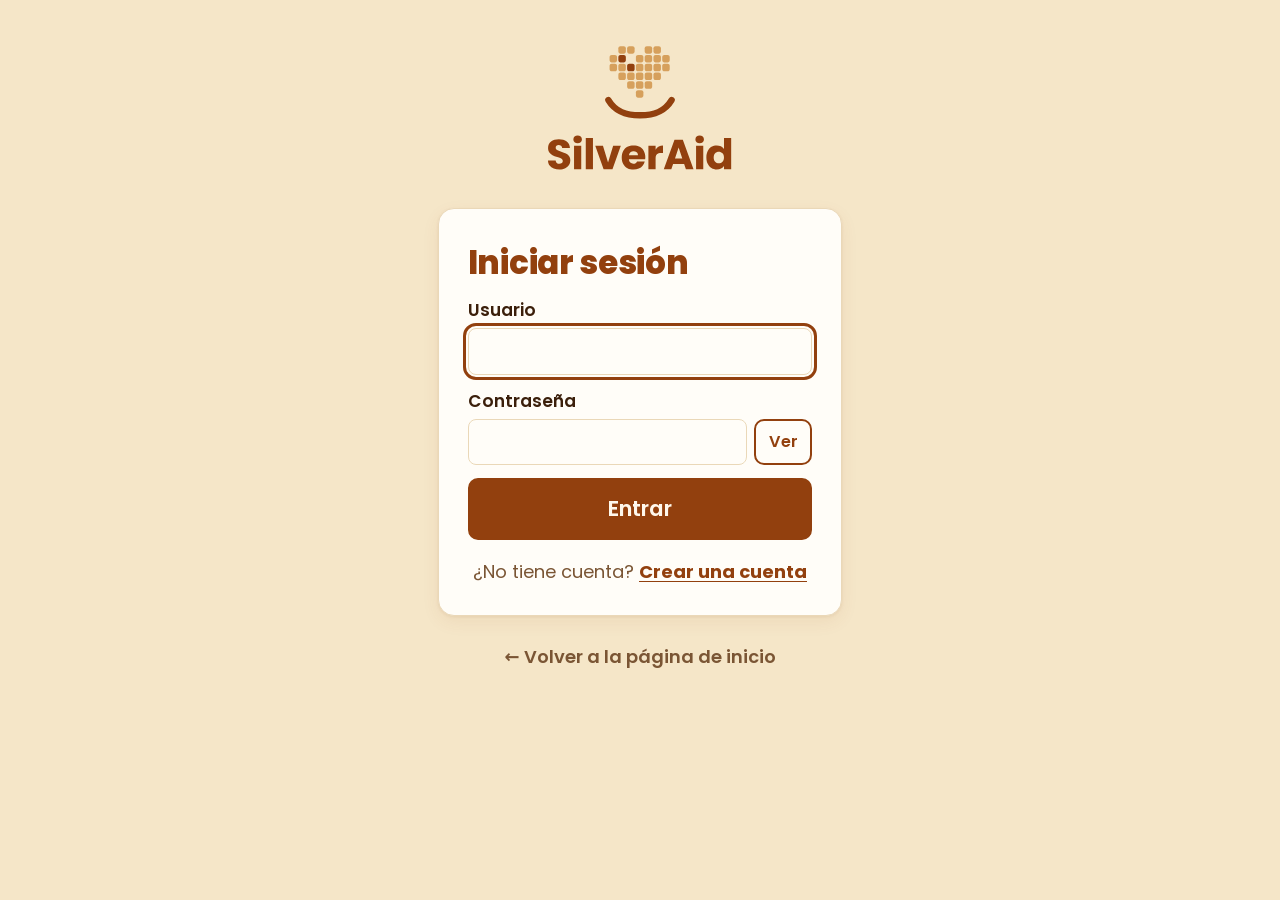
<file: usuario.html>
<!doctype html>
<html lang="es">
<head>
  <meta charset="utf-8">
  <meta name="viewport" content="width=device-width, initial-scale=1, viewport-fit=cover">
  <title>SilverAid — Mi día</title>
  <meta name="theme-color" content="#92400E">
  <link rel="manifest" href="manifest.webmanifest">
  <meta name="mobile-web-app-capable" content="yes">
  <meta name="apple-mobile-web-app-capable" content="yes">
  <meta name="apple-mobile-web-app-status-bar-style" content="default">
  <meta name="apple-mobile-web-app-title" content="SilverAid">
  <link rel="icon" type="image/svg+xml" href="assets/brand/silveraid-icono-app.svg">
  <link rel="apple-touch-icon" href="assets/icons/apple-touch-icon.png">
  <link rel="preconnect" href="https://fonts.googleapis.com">
  <link rel="preconnect" href="https://fonts.gstatic.com" crossorigin>
  <link rel="stylesheet" href="https://fonts.googleapis.com/css2?family=Poppins:wght@400;500;600;700;800&display=swap">
  <link rel="stylesheet" href="css/styles.css?v=17">
  <script src="js/auth.js?v=10"></script>
  <script src="js/db.js?v=10"></script>
  <script src="js/pwa.js?v=13"></script>
  <script>
    // Página exclusiva del adulto mayor (rol «usuario»); el resto de roles va a su propia página.
    (function () {
      const s = SAAuth.get();
      if (!s) location.replace('login.html');
      else if (s.role !== 'usuario') location.replace(SAAuth.home(s.role, s.status));
    })();
  </script>
</head>
<body class="elder-page elder-app">
  <!-- La página imita la aplicación del teléfono que se muestra en la portada: en el ordenador aparece dentro
       de un marco de teléfono y en el móvil ocupa toda la pantalla. -->
  <img class="app-deco" src="assets/brand/silveraid-simbolo-color.svg" alt="" width="260" height="260" aria-hidden="true">
  <div class="app-shell">
    <div class="phone-bar" aria-hidden="true"><span></span></div>
    <header class="topbar">
      <a class="brand" href="#home" aria-label="SilverAid, ir al inicio">
        <img class="logo logo-color" src="assets/brand/silveraid-horizontal-color.svg" alt="SilverAid" width="187" height="48">
        <img class="logo logo-negativo" src="assets/brand/silveraid-horizontal-negativo.svg" alt="SilverAid" width="187" height="48">
      </a>
      <div class="a11y">
        <span class="chip user-chip" id="user-chip"></span>
        <button id="btn-big" class="chip" aria-pressed="false">A+ Texto grande</button>
        <button id="btn-contrast" class="chip" aria-pressed="false">◐ Alto contraste</button>
        <button id="btn-logout" class="chip">Salir ⎋</button>
      </div>
    </header>

    <main id="app-main">
      <!-- ============ INICIO ============ -->
      <section id="view-home" class="view active">
        <h1 class="app-hello" id="greeting">Hola</h1>
        <p class="app-date" id="today-date"></p>

        <article class="mini-card">
          <span class="mini-label">💊 Próxima dosis</span>
          <div id="home-next-dose"></div>
        </article>
        <article class="mini-card">
          <span class="mini-label">📅 Próxima cita</span>
          <div id="home-next-appt"></div>
        </article>

        <div class="app-sos-wrap">
          <button class="app-sos" data-action="sos" aria-label="Pedir ayuda de emergencia">AYUDA</button>
          <p class="mini-sub">Avisa a su familia y a la central de SilverAid con su ubicación.</p>
        </div>
      </section>

      <!-- ============ DOSIS ============ -->
      <section id="view-meds" class="view">
        <h1 class="app-title">💊 Mis dosis de hoy</h1>
        <p class="mini-sub">Pulse «Ya la tomé» después de cada toma. Si una dosis pasa 30 minutos sin confirmarse, se avisa a su familia.</p>
        <ul id="dose-list" class="dose-list"></ul>
        <button class="btn ghost app-wide" id="btn-notify">🔔 Activar avisos en este teléfono</button>

        <details class="mini-card manage">
          <summary>⚙️ Mis medicamentos</summary>
          <ul id="med-list" class="list"></ul>
          <form id="form-med" class="form compact">
            <h2>Añadir medicamento</h2>
            <label>Nombre <input name="name" required placeholder="Ej. Paracetamol"></label>
            <label>Dosis <input name="dose" placeholder="Ej. 1 comprimido"></label>
            <fieldset class="time-field">
              <legend>Horarios de toma</legend>
              <div class="time-rows" data-time-rows></div>
              <button type="button" class="btn ghost small time-add" data-add-time>＋ Añadir otro horario</button>
            </fieldset>
            <button class="btn">Añadir</button>
          </form>
        </details>
      </section>

      <!-- ============ CITAS ============ -->
      <section id="view-appts" class="view">
        <h1 class="app-title">📅 Mis citas</h1>
        <p class="mini-sub">Sus próximas citas médicas, de la más cercana a la más lejana.</p>
        <ul id="appt-list" class="appt-list"></ul>

        <details class="mini-card manage">
          <summary>➕ Añadir una cita</summary>
          <form id="form-appt" class="form compact">
            <label>Motivo <input name="title" required placeholder="Ej. Análisis de sangre"></label>
            <div class="form-row">
              <label>Fecha <input type="date" name="date" required></label>
              <label>Hora <input type="time" name="time" required value="10:00"></label>
            </div>
            <label>Lugar <input name="place" placeholder="Ej. Centro de Salud"></label>
            <label>Me acompaña <select name="who" id="appt-who"></select></label>
            <button class="btn">Guardar cita</button>
          </form>
        </details>
      </section>

      <!-- ============ AYUDA / BOTÓN DE PÁNICO ============ -->
      <section id="view-sos" class="view">
        <h1 class="app-title">🆘 Pedir ayuda</h1>
        <p class="mini-sub">Pulse el botón rojo para avisar a su familia y a la central de SilverAid con su ubicación. Tendrá 5 segundos para cancelar.</p>
        <div class="app-sos-wrap">
          <button class="app-sos large" data-action="sos" aria-label="Pedir ayuda de emergencia">AYUDA</button>
        </div>
        <article class="mini-card">
          <span class="mini-label">📞 Se avisará a</span>
          <ul id="sos-contacts" class="list"></ul>
        </article>
        <article class="mini-card">
          <span class="mini-label">📉 Detección de caídas</span>
          <label class="switch"><input type="checkbox" id="fall-toggle"> Activar con el sensor del teléfono</label>
          <p class="mini-sub" id="fall-status">Desactivada.</p>
          <button class="btn ghost app-wide" id="btn-sim-fall">Probar: simular una caída</button>
        </article>
      </section>
    </main>

    <!-- Botón de ayuda siempre a mano (en Inicio y Ayuda ya está el botón grande) -->
    <button class="sos-float" id="sos-float" data-action="sos" aria-label="Pedir ayuda de emergencia">🆘 AYUDA</button>

    <nav class="tabs elder-tabs app-nav" id="tabs" aria-label="Secciones">
      <button data-view="home" class="active"><span class="tab-ico" aria-hidden="true">🏠</span> <span>Inicio</span></button>
      <button data-view="meds"><span class="tab-ico" aria-hidden="true">💊</span> <span>Dosis</span></button>
      <button data-view="appts"><span class="tab-ico" aria-hidden="true">📅</span> <span>Citas</span></button>
      <button data-view="sos" class="tab-sos"><span class="tab-ico" aria-hidden="true">🆘</span> <span>Ayuda</span></button>
    </nav>

    <div id="toasts" class="toasts" aria-live="polite"></div>
  </div>

  <!-- Ventana de cuenta atrás (SOS / caída) -->
  <div id="overlay" class="overlay" hidden role="alertdialog" aria-modal="true" aria-labelledby="ov-title">
    <div class="overlay-box">
      <h2 id="ov-title"></h2>
      <p id="ov-text"></p>
      <div id="ov-count" class="ov-count"></div>
      <div id="ov-actions" class="ov-actions"></div>
    </div>
  </div>

  <script src="js/store.js?v=10"></script>
  <script src="js/meds.js?v=12"></script>
  <script src="js/sos.js?v=12"></script>
  <script src="js/usuario.js?v=12"></script>
</body>
</html>
</file>
<file: css/styles.css>
/* Identidad SilverAid
   Marrón  #92400E · Ocre #D6A05C · Crema #F5E6C8 · Tipografía Poppins */
:root {
  --brand-brown: #92400E;
  --brand-ochre: #D6A05C;
  --brand-cream: #F5E6C8;

  --bg: #FBF5EA;
  --surface: #FFFDF8;
  --text: #3B1F0B;
  --muted: #7A5534;
  --border: #EAD8B8;
  --primary: var(--brand-brown);
  --primary-ink: #FFF8EC;
  --primary-soft: var(--brand-cream);
  --accent: var(--brand-ochre);
  --warn: #9A5B10;
  --warn-soft: #FBEBCB;
  --danger: #C62828;
  --danger-soft: #FCE6E2;
  --ok: #2E7D32;
  --ok-soft: #E7F2E3;
  --radius: 16px;
  --shadow: 0 1px 3px rgba(146,64,14,.08), 0 6px 18px rgba(146,64,14,.07);
  --font: "Poppins", system-ui, -apple-system, "Segoe UI", Roboto, sans-serif;
  font-size: 18px;
}
body.big { font-size: 22px; }
:root:has(body.big) { font-size: 22px; }

/* Alto contraste: basado en la versión «negativo» del logo */
body.contrast {
  --bg: #1A0B02;
  --surface: #1A0B02;
  --text: #FFF6E3;
  --muted: #F5E6C8;
  --border: #F5E6C8;
  --primary: #F0B46A;
  --primary-ink: #1A0B02;
  --primary-soft: #3A1A06;
  --accent: #F0B46A;
  --warn: #FFC970;
  --warn-soft: #3A2405;
  --danger: #FF6B5E;
  --danger-soft: #3A0A05;
  --ok: #7EE08A;
  --ok-soft: #0D2A10;
  --shadow: none;
}

* { box-sizing: border-box; }
[hidden] { display: none !important; } /* que ningún display (grid, flex…) muestre algo oculto */
body {
  margin: 0;
  font-family: var(--font);
  font-size: 1rem;
  line-height: 1.55;
  background: var(--bg);
  color: var(--text);
}
h1, h2, h3, .big-text { font-family: var(--font); letter-spacing: -.01em; }
h1 { font-size: 1.8rem; font-weight: 800; margin: .2em 0 .3em; color: var(--primary); }
h2 { font-size: 1.15rem; font-weight: 700; margin: 0 0 .6em; }
a { color: var(--primary); }
.muted { color: var(--muted); }
button, input, select, textarea { font: inherit; color: inherit; }

/* ---------- Barra superior ---------- */
.topbar {
  display: flex; flex-wrap: wrap; gap: .6rem; align-items: center; justify-content: space-between;
  padding: .7rem 1rem; background: var(--surface); border-bottom: 1px solid var(--border);
}
.brand { display: flex; align-items: center; border-radius: 8px; }
.logo { display: block; height: 2.6rem; width: auto; }
.logo-negativo { display: none; }
body.contrast .logo-color { display: none; }
body.contrast .logo-negativo { display: block; }

/* Bloque de bienvenida con el símbolo de la marca */
.hero {
  display: flex; align-items: center; justify-content: space-between; gap: 1rem;
  background: var(--primary-soft); border: 1px solid var(--border); border-radius: var(--radius);
  padding: 1.2rem 1.4rem; margin-bottom: 1rem;
}
.hero h1 { margin: 0; }
.hero p { margin: .2rem 0 0; color: var(--muted); font-weight: 500; }
.hero-symbol { width: 5.5rem; height: auto; flex: none; }
body.contrast .hero-symbol { filter: brightness(1.6) saturate(.8); }
.a11y { display: flex; flex-wrap: wrap; gap: .4rem; }

.tabs {
  display: flex; gap: .3rem; overflow-x: auto; padding: .5rem 1rem;
  background: var(--surface); border-bottom: 1px solid var(--border); position: sticky; top: 0; z-index: 5;
}
.tabs button {
  border: 2px solid transparent; background: none; padding: .5rem .9rem; border-radius: 999px;
  cursor: pointer; white-space: nowrap; font-weight: 600;
}
.tabs button:hover { background: var(--primary-soft); }
.tabs button.active { background: var(--primary); color: var(--primary-ink); }

main { max-width: 1100px; margin: 0 auto; padding: 1rem; }
.view { display: none; }
.view.active { display: block; }

/* ---------- Tarjetas y rejillas ---------- */
.grid { display: grid; gap: 1rem; grid-template-columns: repeat(auto-fit, minmax(240px, 1fr)); margin-bottom: 1rem; }
.grid.two { grid-template-columns: repeat(auto-fit, minmax(320px, 1fr)); }
.card {
  background: var(--surface); border: 1px solid var(--border); border-radius: var(--radius);
  padding: 1rem 1.1rem; box-shadow: var(--shadow); margin-bottom: 1rem;
}
.grid > .card { margin-bottom: 0; }
.card-head { display: flex; justify-content: space-between; align-items: center; gap: .5rem; }
.sos-card { border-color: var(--danger); background: var(--danger-soft); }
.big-text { font-size: 1.4rem; font-weight: 700; margin: 0; }

/* ---------- Botones ---------- */
.btn {
  border: 2px solid var(--primary); background: var(--primary); color: var(--primary-ink);
  padding: .55rem 1rem; border-radius: 10px; cursor: pointer; font-weight: 600; min-height: 44px;
}
.btn:hover { filter: brightness(1.08); }
.btn.ghost { background: transparent; color: var(--primary); }
.btn.danger { background: var(--danger); border-color: var(--danger); color: #fff; }
.btn.ok { background: var(--ok); border-color: var(--ok); color: #fff; }
.btn.small { padding: .25rem .7rem; min-height: 34px; font-size: .9rem; }
.btn.big { font-size: 1.2rem; padding: .7rem 1.4rem; width: 100%; }
.icon-btn { background: none; border: none; cursor: pointer; color: var(--muted); font-size: 1.1rem; padding: .2rem .4rem; }
.icon-btn:hover { color: var(--danger); }
.chip {
  border: 1.5px solid var(--border); background: var(--surface); padding: .35rem .8rem;
  border-radius: 999px; cursor: pointer; font-size: .9rem;
}
.chip[aria-pressed="true"] { background: var(--primary); color: var(--primary-ink); border-color: var(--primary); }
.chips { display: flex; flex-wrap: wrap; gap: .4rem; margin-bottom: .8rem; }
.row-actions { display: flex; flex-wrap: wrap; gap: .5rem; margin-bottom: 1rem; }

/* ---------- Formularios ---------- */
.form { display: grid; gap: .7rem; }
.form.compact { margin-top: 1rem; padding-top: 1rem; border-top: 1px dashed var(--border); }
.form label { display: grid; gap: .25rem; font-weight: 600; font-size: .95rem; }
.form-row { display: grid; gap: .7rem; grid-template-columns: repeat(auto-fit, minmax(140px, 1fr)); }
.form-row > label { min-width: 0; }
.form-row > label > input, .form-row > label > select { width: 100%; min-width: 0; }
input, select, textarea {
  padding: .5rem .7rem; border: 1.5px solid var(--border); border-radius: 8px; background: var(--surface); min-height: 44px;
  max-width: 100%; min-width: 0;
}
/* En móvil los campos no deben salirse del marco: las celdas de grid y los fieldset
   tienen por defecto min-width: auto / min-content, que deja crecer el campo a su ancho intrínseco. */
fieldset { min-width: 0; }
.form label, .form fieldset { min-width: 0; }
.form label > input:not([type="checkbox"]):not([type="radio"]),
.form label > select, .form label > textarea { width: 100%; }
/* iOS Safari: fecha/hora tienen un ancho propio que ignora width si no se quita la apariencia nativa */
input[type="date"], input[type="time"], input[type="datetime-local"], input[type="month"] { display: block; width: 100%; }
@supports (-webkit-touch-callout: none) { /* solo iOS: Chrome/Android conservan su icono de calendario */
  input[type="date"], input[type="time"], input[type="datetime-local"], input[type="month"] { -webkit-appearance: none; appearance: none; }
  input::-webkit-date-and-time-value { text-align: left; }
}
input:focus, select:focus, textarea:focus, button:focus-visible { outline: 3px solid var(--primary); outline-offset: 2px; }
.switch, .form label.switch { display: flex; align-items: center; gap: .6rem; font-weight: 600; margin: .5rem 0; cursor: pointer; }
.switch input { width: 1.4rem; height: 1.4rem; min-height: 0; }

/* ---------- Listas ---------- */
.list, .feed, .dose-list { list-style: none; padding: 0; margin: 0; }
.list li {
  display: flex; justify-content: space-between; align-items: center; gap: .6rem;
  padding: .6rem 0; border-bottom: 1px solid var(--border);
}
.list li:last-child { border-bottom: none; }
.list .sub { color: var(--muted); font-size: .9rem; display: block; }
.list li.done .title { text-decoration: line-through; color: var(--muted); }
.empty { color: var(--muted); font-style: italic; padding: .5rem 0; }

.feed li { padding: .55rem .7rem; border-left: 4px solid var(--primary); background: var(--primary-soft); border-radius: 6px; margin-bottom: .4rem; }
.feed li.warn { border-color: var(--warn); background: var(--warn-soft); }
.feed li.sos { border-color: var(--danger); background: var(--danger-soft); }
.feed li.ok { border-color: var(--ok); background: var(--ok-soft); }
.feed time { display: block; font-size: .8rem; color: var(--muted); }

/* ---------- Dosis ---------- */
.dose-list { display: grid; gap: .6rem; margin-bottom: 1rem; }
.dose {
  display: flex; align-items: center; gap: 1rem; flex-wrap: wrap;
  background: var(--surface); border: 1px solid var(--border); border-left: 6px solid var(--border);
  border-radius: var(--radius); padding: .8rem 1rem; box-shadow: var(--shadow);
}
.dose .time { font-size: 1.4rem; font-weight: 700; min-width: 4.5rem; }
.dose .info { flex: 1; min-width: 150px; }
.dose .info strong { display: block; font-size: 1.1rem; }
.dose.taken { border-left-color: var(--ok); }
.dose.due { border-left-color: var(--accent); background: var(--warn-soft); }
.dose.pending { border-left-color: var(--accent); }
.dose.missed { border-left-color: var(--danger); }
.badge { display: inline-block; padding: .15rem .6rem; border-radius: 999px; font-size: .8rem; font-weight: 700; }
.badge.taken { background: var(--ok-soft); color: var(--ok); }
.badge.pending { background: var(--primary-soft); color: var(--primary); }
.badge.due { background: var(--accent); color: #3B1F0B; }
.badge.missed { background: var(--danger-soft); color: var(--danger); }

/* ---------- Turnos de visita ---------- */
.table-wrap { overflow-x: auto; }
.visit-grid { border-collapse: collapse; width: 100%; min-width: 560px; }
.visit-grid th, .visit-grid td { border: 1px solid var(--border); padding: .4rem; text-align: center; }
.visit-grid th { background: var(--primary-soft); font-size: .9rem; }
.visit-grid td button {
  width: 100%; min-height: 48px; border: none; background: none; cursor: pointer; border-radius: 6px; font-weight: 600;
}
.visit-grid td button:hover { background: var(--primary-soft); }
.visit-grid td button.filled { background: var(--primary); color: var(--primary-ink); }
.visit-grid td.today { outline: 3px solid var(--accent); outline-offset: -3px; }

/* ---------- SOS ---------- */
.sos-wrap { display: grid; place-items: center; padding: 1.5rem 0 2rem; }
.btn-sos {
  width: min(260px, 70vw); aspect-ratio: 1; border-radius: 50%; border: 10px solid #ffcdd2;
  background: radial-gradient(circle at 35% 30%, #ef5350, #b71c1c); color: #fff;
  font-size: 2.4rem; font-weight: 800; letter-spacing: 2px; cursor: pointer;
  box-shadow: 0 10px 30px rgba(183,28,28,.35); transition: transform .1s;
}
.btn-sos:active { transform: scale(.96); }
body.contrast .btn-sos { border-color: #fff; }

.overlay {
  position: fixed; inset: 0; background: rgba(0,0,0,.65); display: grid; place-items: center; z-index: 50; padding: 1rem;
}
.overlay[hidden] { display: none; }
.overlay-box {
  background: var(--surface); color: var(--text); border-radius: 20px; padding: 1.5rem; width: min(480px, 100%);
  text-align: center; border: 3px solid var(--danger);
}
.ov-count { font-size: 4.5rem; font-weight: 800; color: var(--danger); line-height: 1.1; margin: .3rem 0; }
.ov-count:empty { display: none; }
.ov-actions { display: grid; gap: .6rem; margin-top: 1rem; }
.ov-actions .btn { font-size: 1.2rem; padding: .8rem; }

/* ---------- Asistente ---------- */
.chat {
  background: var(--surface); border: 1px solid var(--border); border-radius: var(--radius);
  padding: 1rem; height: 50vh; min-height: 280px; overflow-y: auto; display: flex; flex-direction: column; gap: .6rem;
}
.msg { max-width: 80%; padding: .6rem .9rem; border-radius: 16px; white-space: pre-line; }
.msg.bot { background: var(--primary-soft); align-self: flex-start; border-bottom-left-radius: 4px; }
.msg.user { background: var(--primary); color: var(--primary-ink); align-self: flex-end; border-bottom-right-radius: 4px; }
.msg .msg-actions { display: flex; flex-wrap: wrap; gap: .4rem; margin-top: .5rem; }
.chat-form { display: flex; gap: .5rem; margin-top: .7rem; }
.chat-form input { flex: 1; min-width: 0; }
#btn-mic.listening { background: var(--danger); border-color: var(--danger); color: #fff; }

/* ---------- Cuidadores ---------- */
.cg-grid { display: grid; gap: 1rem; grid-template-columns: repeat(auto-fit, minmax(230px, 1fr)); }
.cg {
  background: var(--surface); border: 1px solid var(--border); border-radius: var(--radius); padding: 1rem; box-shadow: var(--shadow);
}
.cg .avatar {
  width: 3rem; height: 3rem; border-radius: 14px; display: grid; place-items: center; font-weight: 700;
  background: var(--accent); color: #3B1F0B; float: left; margin-right: .7rem;
}
.cg h3 { margin: 0; font-size: 1.05rem; }
.cg .tags { clear: both; display: flex; flex-wrap: wrap; gap: .3rem; padding-top: .6rem; }
.tag { font-size: .78rem; background: var(--primary-soft); color: var(--primary); padding: .1rem .5rem; border-radius: 999px; }
.status { font-weight: 700; font-size: .85rem; }
.status.buscando { color: var(--warn); }
.status.confirmada { color: var(--primary); }
.status.completada { color: var(--ok); }

/* ---------- Avisos emergentes ---------- */
.toasts { position: fixed; bottom: 1rem; right: 1rem; left: 1rem; display: grid; justify-items: end; gap: .5rem; z-index: 60; pointer-events: none; }
.toast {
  pointer-events: auto; max-width: 420px; background: #3B1F0B; color: #FFF6E3; padding: .8rem 1rem; border-radius: 12px;
  box-shadow: 0 6px 20px rgba(59,31,11,.3); border-left: 6px solid var(--brand-ochre); animation: slide .25s ease-out;
}
.toast.warn { border-left-color: #F0B46A; }
.toast.danger { border-left-color: #ef4444; }
.toast.ok { border-left-color: #22c55e; }
@keyframes slide { from { transform: translateY(20px); opacity: 0; } }

/* ---------- Sesión ---------- */
.user-chip { cursor: default; font-weight: 600; background: var(--primary-soft); }
code { font-size: .9em; background: var(--primary-soft); padding: .05em .35em; border-radius: 4px; }

.login-page { min-height: 100vh; background: var(--brand-cream); }
.login-wrap {
  max-width: 440px; margin: 0 auto; padding: 2.5rem 1rem 3rem;
  display: grid; grid-template-columns: minmax(0, 1fr); justify-items: center; gap: 1.5rem;
}
.login-logo { width: 13rem; height: auto; display: block; }
.login-logo-link { border-radius: 12px; }
.back-link { color: var(--muted); font-weight: 600; text-decoration: none; }
.back-link:hover { color: var(--primary); text-decoration: underline; }
.login-card { width: 100%; padding: 1.6rem; margin: 0; }
.login-card h1 { margin-top: 0; }
.pw-field { display: flex; gap: .4rem; align-items: stretch; min-width: 0; }
.pw-field input { flex: 1 1 0; width: 0; min-width: 0; }
.pw-field .pw-toggle { min-height: 44px; }
.form-error {
  margin: 0; padding: .6rem .8rem; border-radius: 8px; font-weight: 600;
  background: var(--danger-soft); color: var(--danger); border-left: 4px solid var(--danger);
}
/* Crear cuenta: elección del tipo de cuenta (cada uno lleva a su página de registro) */
.login-wrap:has(#panel-register:not([hidden])), .wizard-wrap { max-width: 620px; }
.role-links { display: grid; gap: .7rem; margin: 1rem 0; }
.role-link {
  display: flex; gap: .9rem; align-items: flex-start; text-decoration: none; color: var(--text);
  border: 2px solid var(--border); border-radius: 14px; padding: .9rem 1rem; background: var(--surface);
  transition: border-color .15s, background .15s;
}
.role-link:hover, .role-link:focus-visible { border-color: var(--primary); background: var(--primary-soft); }
.role-link:focus-visible { outline: 3px solid var(--primary); outline-offset: 2px; }
.role-link .role-emoji { font-size: 2rem; line-height: 1; }
.role-link strong { display: block; font-size: 1.05rem; color: var(--primary); }
.role-link small { display: block; color: var(--muted); font-size: .9rem; }
.role-link .role-needs { margin-top: .35rem; font-size: .82rem; }
.reg-panel { background: var(--surface); }
.reg-panel legend { font-size: 1rem; }
.elder-panel { border: 2px solid var(--accent); background: var(--primary-soft); }
.elder-panel input, .elder-panel select { background: var(--surface); }
/* Registro por pasos (registro-*.html) */
.steps { list-style: none; margin: 0 0 .4rem; padding: 0; display: flex; gap: .3rem; counter-reset: none; }
.steps li { flex: 1; display: grid; justify-items: center; gap: .25rem; text-align: center; color: var(--muted); font-size: .8rem; font-weight: 600; position: relative; }
.steps li::before { content: ""; position: absolute; top: 1rem; left: -50%; width: 100%; height: 3px; background: var(--border); z-index: 0; }
.steps li:first-child::before { display: none; }
.steps li.done::before, .steps li.current::before { background: var(--primary); }
.step-num {
  position: relative; z-index: 1; width: 2rem; height: 2rem; border-radius: 50%; display: grid; place-items: center;
  background: var(--surface); border: 3px solid var(--border); color: var(--muted); font-weight: 700;
}
.steps li.done .step-num { background: var(--primary); border-color: var(--primary); color: var(--primary-ink); }
.steps li.current .step-num { border-color: var(--primary); color: var(--primary); }
.steps li.current { color: var(--primary); }
.step { display: grid; gap: .8rem; min-width: 0; }
.wizard-nav { display: flex; justify-content: space-between; gap: .7rem; flex-wrap: wrap; }
.wizard-nav [data-next] { margin-left: auto; }
.info-box { padding: .7rem .9rem; border-radius: 10px; background: var(--primary-soft); border-left: 4px solid var(--accent); font-size: .92rem; }
.info-box strong { display: block; }
@media (max-width: 480px) { .step-name { display: none; } .steps li.current .step-name { display: block; } }
.step-group { display: grid; gap: .8rem; min-width: 0; }
.form .check-field {
  display: flex; align-items: flex-start; gap: .6rem; cursor: pointer; font-weight: 500;
  border: 2px solid var(--border); border-radius: 12px; padding: .7rem .9rem; background: var(--surface);
}
.check-field:has(input:checked) { border-color: var(--primary); background: var(--primary-soft); }
.check-field input { width: 1.3rem; height: 1.3rem; min-height: 0; margin: .15rem 0 0; flex: none; accent-color: var(--primary); }
.check-field small { display: block; font-weight: 400; }
.collab-sub { display: grid; gap: .7rem; padding-left: .8rem; border-left: 3px solid var(--primary-soft); }
.choice-group { border: none; margin: 0; padding: 0; display: flex; flex-wrap: wrap; gap: .4rem .6rem; min-width: 0; }
.choice-group legend { font-weight: 600; font-size: .95rem; padding: 0; margin-bottom: .3rem; }
.form .choice-group label {
  display: inline-flex; align-items: center; gap: .4rem; font-weight: 500; cursor: pointer;
  border: 2px solid var(--border); border-radius: 10px; padding: .4rem .75rem; min-height: 44px; background: var(--surface);
}
.choice-group label:has(input:checked) { border-color: var(--primary); background: var(--primary-soft); }
.choice-group input { width: 1.1rem; height: 1.1rem; min-height: 0; margin: 0; accent-color: var(--primary); }
.file-field input[type="file"] { padding: .4rem; }
.file-field small { font-weight: 400; }
.titles-field { border: none; margin: 0; padding: 0; display: grid; gap: .5rem; min-width: 0; }
.titles-field legend { font-weight: 600; font-size: .95rem; padding: 0; margin-bottom: .1rem; }
.titles-field p { margin: 0; }
.titles-field > .btn { justify-self: start; }
.titles-list { display: grid; gap: .5rem; }
.title-row { display: flex; align-items: flex-end; gap: .5rem; }
.title-row .file-field { flex: 1; min-width: 0; }
.title-row input[type="file"] { width: 100%; min-width: 0; }
.attach-btns { display: flex; flex-wrap: wrap; gap: .3rem; margin-top: .3rem; }
.login-switch { text-align: center; margin: 1rem 0 0; color: var(--muted); }
.link-btn {
  background: none; border: none; padding: 0; cursor: pointer; font-weight: 700;
  color: var(--primary); text-decoration: underline; text-underline-offset: 3px;
}

/* ---------- Administración ---------- */
.admin-badge {
  margin-left: .6rem; padding: .15rem .6rem; border-radius: 999px; font-size: .8rem; font-weight: 700;
  background: var(--primary); color: var(--primary-ink); white-space: nowrap;
}
a.chip { text-decoration: none; color: inherit; display: inline-flex; align-items: center; }
.tabs .count {
  display: inline-grid; place-items: center; min-width: 1.5rem; height: 1.5rem; padding: 0 .35rem; margin-left: .3rem;
  border-radius: 999px; background: var(--danger); color: #fff; font-size: .8rem; font-weight: 700;
}
.tabs .count[hidden] { display: none; }
.card.flush { padding: 0; overflow-x: auto; }
table.data { width: 100%; border-collapse: collapse; font-size: .95rem; }
table.data th, table.data td { text-align: left; padding: .65rem .8rem; border-bottom: 1px solid var(--border); vertical-align: top; }
table.data th { background: var(--primary-soft); font-size: .85rem; font-weight: 700; white-space: nowrap; }
table.data tr:last-child td { border-bottom: none; }
table.data .sub { display: block; color: var(--muted); font-size: .85rem; }
table.data .empty { text-align: center; padding: 1.5rem; }
table.data .actions { white-space: nowrap; }
table.data .actions .btn + .btn { margin-left: .3rem; }
table.data tr.row-alert td { background: var(--danger-soft); }
table.data tr.row-alert td:first-child { box-shadow: inset 4px 0 0 var(--danger); }
.admin-page main { max-width: 1320px; }
#cg-body .actions { white-space: normal; width: 1%; }
#cg-body .actions .btn { display: block; width: 100%; white-space: nowrap; }
#cg-body .actions .btn + .btn { margin: .35rem 0 0; }
table.data tr.row-editing td { background: var(--warn-soft); }
table.data tr.row-editing td:first-child { box-shadow: inset 4px 0 0 var(--accent); }
.pill { display: inline-block; padding: .15rem .6rem; border-radius: 999px; font-size: .8rem; font-weight: 700; white-space: nowrap; }
.pill.activo, .pill.atendida { background: var(--ok-soft); color: var(--ok); }
.pill.pendiente { background: var(--danger-soft); color: var(--danger); }
.pill.inactivo { background: var(--border); color: var(--muted); }
.pill.verificacion { background: var(--warn-soft); color: var(--warn); }
.attend-form { display: flex; flex-wrap: wrap; gap: .4rem; min-width: 240px; }
.attend-form input { flex: 1 1 160px; min-height: 36px; padding: .3rem .5rem; }
.live::before { content: "●"; color: var(--ok); margin-right: .3rem; }
.form-section { border: 1px solid var(--border); border-radius: 12px; padding: .8rem 1rem 1rem; margin: 0; display: grid; gap: .7rem; }
.form-section legend { font-weight: 700; padding: 0 .4rem; color: var(--primary); }
.check-group { display: flex; flex-wrap: wrap; gap: .4rem 1.2rem; align-items: center; }
.check-group .check-label { font-weight: 600; font-size: .95rem; width: 100%; }
.check-group label { display: flex; align-items: center; gap: .4rem; font-weight: 400; }
.check-group input { width: 1.2rem; height: 1.2rem; min-height: 0; accent-color: var(--primary); }
#elders-card { border-color: var(--accent); }
.elder-line { display: flex; flex-wrap: wrap; align-items: center; gap: .4rem; padding: .15rem 0; }
#btn-toggle-cg, #btn-toggle-user { margin-bottom: 1rem; }
#users-filter { margin-bottom: .8rem; }
table.data td.actions.stack { white-space: normal; width: 1%; }
table.data td.actions.stack .btn { display: block; width: 100%; white-space: nowrap; }
table.data td.actions.stack .btn + .btn { margin: .35rem 0 0; }
.blood {
  display: inline-grid; place-items: center; min-width: 2.6rem; padding: .15rem .45rem; border-radius: 8px;
  background: var(--danger-soft); color: var(--danger); font-weight: 800;
}
.cg-form-card { border: 2px solid var(--primary); }
.small-text { font-size: .9rem; margin: 0; }
.warn-text { color: var(--warn); font-weight: 600; }
#btn-toggle-client, #btn-toggle-service { margin-bottom: 1rem; }
.send-btns { display: flex; flex-wrap: wrap; gap: .3rem; }
.btn.whatsapp { background: #1F7A3E; border-color: #1F7A3E; color: #fff; }
.btn:disabled { opacity: .45; cursor: not-allowed; filter: none; }
.catalog-preview {
  white-space: pre-wrap; font-family: var(--font); font-size: .95rem; margin: 0;
  background: var(--primary-soft); border-radius: 12px; padding: .9rem 1rem; border-left: 4px solid #1F7A3E;
}
.nowrap { white-space: nowrap; }
.sr-only { position: absolute; width: 1px; height: 1px; overflow: hidden; clip: rect(0 0 0 0); white-space: nowrap; }

/* Matriz de disponibilidad: días en columnas, una hora por fila */
.avail-tools { display: flex; flex-wrap: wrap; gap: .4rem; align-items: center; }
.avail-tools .muted { font-size: .9rem; margin-left: .3rem; }
.avail-grid { border-collapse: separate; border-spacing: 3px; user-select: none; -webkit-user-select: none; }
.avail-grid th { font-size: .85rem; font-weight: 600; padding: 0; }
.avail-grid th button {
  width: 100%; border: none; background: none; cursor: pointer; font-weight: 700; color: var(--text);
  padding: .3rem .5rem; border-radius: 6px; white-space: nowrap;
}
.avail-grid th button:hover { background: var(--primary-soft); color: var(--primary); }
.avail-grid thead th button { min-width: 3.4rem; }
.avail-grid td { padding: 0; }
.avail-grid .slot {
  display: block; width: 100%; min-width: 3.4rem; height: 1.9rem; cursor: pointer; touch-action: none;
  border: 1.5px solid var(--border); border-radius: 6px; background: var(--surface);
}
.avail-grid .slot:hover { border-color: var(--accent); }
.avail-grid .slot[aria-pressed="true"] { background: var(--accent); border-color: var(--primary); }
.avail-grid .slot[aria-pressed="true"]::after { content: "✓"; color: #3B1F0B; font-weight: 700; }

/* Horarios de toma de un medicamento: una fila por horario (hora : minutos ✕) y botón para añadir más */
.time-field { border: none; padding: 0; margin: 0; min-width: 0; display: grid; gap: .45rem; justify-items: start; }
.time-field legend { font-weight: 600; padding: 0; margin-bottom: .4rem; }
.time-rows { display: grid; gap: .45rem; }
.time-row { display: flex; align-items: center; gap: .4rem; }
.time-row select { width: 5.2rem; min-height: 2.75rem; font-family: inherit; font-size: 1.1rem; font-weight: 600; color: var(--text); }
.time-row .icon-btn { min-width: 2.75rem; min-height: 2.75rem; }
.time-num { min-width: 1.4rem; color: var(--muted); font-weight: 600; }
.time-sep { font-size: 1.2rem; font-weight: 700; }
.time-row .icon-btn[hidden] { display: none; }

/* ---------- Página del adulto mayor (usuario.html) ---------- */
:root:has(body.elder-page) { font-size: 20px; }
:root:has(body.elder-page.big) { font-size: 24px; }
/* Las 4 secciones siempre visibles, sin desplazamiento lateral */
.elder-tabs { display: grid; grid-template-columns: repeat(4, 1fr); overflow: visible; }
.elder-tabs button { font-size: 1.05rem; padding: .6rem .4rem; white-space: normal; line-height: 1.2; }
.elder-tabs .tab-sos { color: var(--danger); }
.elder-tabs .tab-sos.active { background: var(--danger); color: #fff; }
.elder-page main { max-width: 900px; padding-bottom: 6rem; } /* espacio para el botón flotante */
.elder-page .card .btn.ghost { margin-top: .4rem; }
.elder-page .card .btn.big { margin: .5rem 0; }

.manage summary {
  cursor: pointer; font-weight: 700; font-size: 1.05rem; color: var(--primary); list-style-position: inside; min-height: 44px;
  display: flex; align-items: center;
}
.manage[open] summary { margin-bottom: .4rem; }
.manage .form.compact h2 { margin: 0; }

.appt-list { list-style: none; padding: 0; margin: 0 0 1rem; display: grid; gap: .7rem; }
.appt {
  display: flex; align-items: flex-start; gap: 1rem;
  background: var(--surface); border: 1px solid var(--border); border-left: 6px solid var(--accent);
  border-radius: var(--radius); padding: .9rem 1rem; box-shadow: var(--shadow);
}
.appt.soon { border-left-color: var(--primary); background: var(--warn-soft); }
.appt-date {
  flex: none; display: grid; place-items: center; width: 4.2rem; padding: .4rem 0; border-radius: 12px;
  background: var(--primary); color: var(--primary-ink); text-transform: uppercase; font-size: .8rem; font-weight: 700; line-height: 1.1;
}
.appt-date strong { font-size: 1.7rem; }
.appt-info { flex: 1; min-width: 0; display: grid; gap: .1rem; justify-items: start; }
.appt-info strong { font-size: 1.2rem; }
.appt-info .badge { margin-bottom: .2rem; }

.sos-float {
  position: fixed; right: 1rem; bottom: 1rem; z-index: 40;
  border: 4px solid #ffcdd2; border-radius: 999px; padding: .8rem 1.4rem; min-height: 64px;
  background: radial-gradient(circle at 35% 30%, #ef5350, #b71c1c); color: #fff;
  font: inherit; font-size: 1.2rem; font-weight: 800; letter-spacing: 1px; cursor: pointer;
  box-shadow: 0 8px 24px rgba(183,28,28,.4);
}
.sos-float:active { transform: scale(.96); }
body.contrast .sos-float { border-color: #fff; }
.elder-page .toasts { bottom: 5.5rem; }

@media (max-width: 600px) {
  h1 { font-size: 1.5rem; }
  .logo { height: 2.2rem; }
  .hero-symbol { width: 4rem; }
  .msg { max-width: 92%; }
}

/* Mis documentos (documentos.html): cuidador y colaborador */
.docs-page { max-width: 760px; display: grid; gap: 1rem; }
.docs-page h1 { margin-bottom: 0; }
.docs-page .card h2 { margin-top: 0; }
.status-banner { padding: .9rem 1rem; border-radius: 12px; border-left: 5px solid var(--accent); background: var(--primary-soft); }
.status-banner strong { display: block; margin-bottom: .15rem; }
.status-banner.warn { border-left-color: var(--warn); background: var(--warn-soft); }
.status-banner.ok { border-left-color: var(--ok); background: var(--ok-soft); }
.status-banner:empty { display: none; }
.doc-list { list-style: none; margin: 0; padding: 0; display: grid; gap: .5rem; }
.doc-item {
  display: flex; align-items: center; gap: .8rem; flex-wrap: wrap;
  padding: .7rem .8rem; border: 1px solid var(--border); border-radius: 12px; background: var(--surface);
}
.doc-item.missing { border-color: var(--warn); }
.doc-state { width: 1.8rem; height: 1.8rem; border-radius: 50%; display: grid; place-items: center; font-weight: 700; flex: none; }
.doc-item.done .doc-state { background: var(--ok-soft); color: var(--ok); }
.doc-item.missing .doc-state { background: var(--warn-soft); color: var(--warn); }
.doc-info { flex: 1; min-width: 12rem; }
.doc-info strong { display: block; }
.doc-info .sub { display: block; color: var(--muted); font-size: .88rem; overflow-wrap: anywhere; }
.file-btn { cursor: pointer; position: relative; }
.file-btn:focus-within { outline: 3px solid var(--primary); outline-offset: 2px; }
.file-btn.disabled { opacity: .55; cursor: not-allowed; }

/* ---------- Aplicación instalable (PWA): conexión, instalación y móvil ---------- */
.net-banner {
  position: sticky; top: 0; z-index: 70; padding: .45rem 1rem; text-align: center;
  font-size: .88rem; font-weight: 600; background: var(--primary-soft); color: var(--text); border-bottom: 1px solid var(--border);
}
.net-banner.offline { background: #3B1F0B; color: #FFF6E3; }
.offline-note {
  margin: 0 0 .6rem; padding: .5rem .8rem; border-radius: 10px;
  background: var(--warn-soft); color: var(--warn); font-weight: 600; font-size: .9rem;
}
.cg-grid .offline-note { grid-column: 1 / -1; margin: 0; }
.toast .btn { margin-left: .6rem; }
.install-card {
  width: 100%; box-sizing: border-box; display: grid; grid-template-columns: auto minmax(0, 1fr) auto; align-items: center;
  gap: .6rem .8rem; padding: .8rem 1rem;
  background: var(--surface); border: 1px solid var(--border); border-radius: var(--radius); box-shadow: var(--shadow);
}
.install-card[hidden] { display: none; }
.install-card img { border-radius: 12px; }
.install-card small { display: block; color: var(--muted); line-height: 1.3; }
.install-card [data-install] { grid-column: 1 / -1; }
.install-card .link-btn { grid-row: 1; grid-column: 3; font-size: 1.1rem; min-width: 44px; min-height: 44px; }
.menu-toggle { display: none; }
.tab-short { display: none; }

/* Pantallas con «notch» y aplicación instalada: respeta las zonas seguras del sistema. */
.topbar {
  padding-top: max(.7rem, env(safe-area-inset-top));
  padding-left: max(1rem, env(safe-area-inset-left)); padding-right: max(1rem, env(safe-area-inset-right));
}
.net-banner:not([hidden]) + .topbar { padding-top: .7rem; }
.net-banner { padding-top: max(.45rem, env(safe-area-inset-top)); }
html.standalone .back-link { display: none; } /* en la aplicación instalada no hay «página de inicio» a la que volver */

@media (max-width: 700px) {
  /* Barra superior: logo + botón «Menú»; las opciones se despliegan debajo. */
  .menu-toggle { display: inline-flex; align-items: center; gap: .3rem; margin-left: auto; }
  .topbar .a11y { display: none; width: 100%; }
  .topbar.menu-open .a11y { display: grid; grid-template-columns: 1fr 1fr; gap: .45rem; padding-top: .2rem; }
  .topbar.menu-open .a11y > * { justify-content: center; text-align: center; min-height: 44px; }
  .topbar .a11y .user-chip { grid-column: 1 / -1; order: -1; }
  .topbar .a11y > [hidden] { display: none; }

  /* Secciones de la aplicación: barra de navegación fija abajo, como en las apps del teléfono. */
  .app-nav {
    position: fixed; top: auto; bottom: 0; left: 0; right: 0; z-index: 30;
    display: grid; grid-auto-flow: column; grid-auto-columns: minmax(0, 1fr); gap: .15rem; overflow: visible;
    padding: .3rem max(.3rem, env(safe-area-inset-left)) calc(.3rem + env(safe-area-inset-bottom));
    border-top: 1px solid var(--border); border-bottom: none; box-shadow: 0 -4px 16px rgba(146,64,14,.1);
  }
  .app-nav button {
    display: grid; justify-items: center; align-content: center; gap: 0; min-height: 54px; min-width: 0;
    padding: .3rem .1rem; border-radius: 12px; font-size: .66rem; line-height: 1.15; white-space: nowrap;
  }
  .app-nav .tab-ico { font-size: 1.35rem; line-height: 1.2; }
  .app-nav .tab-full { display: none; }
  .app-nav .tab-short { display: inline; }
  body:has(.app-nav) main { padding-bottom: calc(6rem + env(safe-area-inset-bottom)); }
  body:has(.app-nav) .toasts { bottom: calc(5rem + env(safe-area-inset-bottom)); }
  body:has(.app-nav) .sos-float { bottom: calc(5.3rem + env(safe-area-inset-bottom)); }
  .elder-page .app-nav button { font-size: .8rem; }
}
@media (max-width: 420px) { .menu-toggle span { display: none; } .menu-toggle { min-width: 44px; justify-content: center; } }

/* Familia: adultos mayores del familiar responsable y sus familiares (app.html, sección Familia) */
.elder-box { border: 1px solid var(--border); border-radius: 12px; padding: .8rem 1rem; margin: .8rem 0; background: var(--bg); }
.elder-box h3 { margin: 0; font-size: 1.05rem; }
.elder-box h3 .sub { color: var(--muted); font-size: .85rem; font-weight: 400; }
.elder-box h4 { margin: .6rem 0 .2rem; font-size: .95rem; }
.elder-box .family-add { margin-top: .6rem; border-top: 1px dashed var(--border); padding-top: .6rem; }
.elder-new { margin-top: .8rem; }
.elder-new summary { cursor: pointer; font-weight: 600; color: var(--primary); padding: .3rem 0; }
/* Panel de administración: familiares de cada adulto mayor */
.family-line { display: flex; flex-wrap: wrap; align-items: center; gap: .35rem; padding: .15rem 0; }
.family-add-admin { display: flex; flex-wrap: wrap; gap: .3rem; margin-top: .3rem; }
.family-add-admin select, .family-add-admin input { max-width: 11rem; font-size: .85rem; padding: .25rem .4rem; }

/* ---------- Página del adulto mayor como aplicación (usuario.html) ----------
   Reproduce la vista previa del teléfono de la portada (landing.css: .phone, .mini-card, .mini-sos): en el
   ordenador la página va dentro de un marco de teléfono y en el móvil ocupa toda la pantalla. */
.elder-app { min-height: 100dvh; display: grid; place-items: center; padding: 1.2rem; overflow: hidden; position: relative; }
.elder-app .app-deco { position: fixed; top: 4vh; right: 6vw; width: 16rem; height: auto; opacity: .18; transform: rotate(8deg); pointer-events: none; }
.app-shell {
  position: relative; z-index: 1; width: min(460px, 100%); height: min(940px, calc(100dvh - 2.4rem));
  display: flex; flex-direction: column; overflow: hidden;
  background: var(--surface); border: 10px solid #3B1F0B; border-radius: 36px;
  box-shadow: 0 30px 60px rgba(146, 64, 14, .25), 0 8px 18px rgba(59, 31, 11, .15);
}
body.contrast .app-shell { border-color: var(--border); }
.app-shell .phone-bar { flex: none; display: grid; place-items: center; height: 1.1rem; padding-top: .45rem; }
.app-shell .net-banner { flex: none; position: static; font-size: .78rem; padding: .35rem .8rem; }
.app-shell .phone-bar span { width: 70px; height: 6px; border-radius: 6px; background: var(--border); }

/* Barra superior: logo y botón «Menú»; las opciones se despliegan debajo (como en el móvil). */
.elder-app .topbar { flex: none; flex-wrap: wrap; padding: .4rem .9rem .5rem; border-bottom: 1px solid var(--border); position: relative; }
.elder-app .logo { height: 2rem; }
.elder-app .menu-toggle { display: inline-flex; align-items: center; gap: .3rem; margin-left: auto; font-size: .8rem; }
.elder-app .topbar .a11y { display: none; width: 100%; }
.elder-app .topbar.menu-open .a11y { display: grid; grid-template-columns: 1fr 1fr; gap: .45rem; padding-top: .4rem; }
.elder-app .topbar.menu-open .a11y > * { justify-content: center; text-align: center; min-height: 44px; font-size: .8rem; }
.elder-app .topbar .a11y .user-chip { grid-column: 1 / -1; }
.elder-app .topbar .a11y > [hidden] { display: none; }

.elder-app main { flex: 1; overflow-y: auto; max-width: none; margin: 0; padding: 1rem 1rem 1.5rem; display: grid; align-content: start; }
.elder-app .view.active { display: grid; gap: .8rem; align-content: start; }

/* Saludo y títulos */
.app-hello { margin: 0; font-size: 1.25rem; font-weight: 800; color: var(--primary); line-height: 1.25; }
.app-date { margin: -.6rem 0 0; color: var(--muted); font-weight: 500; font-size: .85rem; }
.app-title { margin: 0; font-size: 1.3rem; }

/* Tarjetas de la vista previa */
.elder-app .mini-card {
  display: grid; gap: .15rem; padding: .75rem .9rem; border-radius: 16px;
  background: var(--primary-soft); border: 1px solid var(--border); margin: 0;
}
.elder-app .mini-card > div, .elder-app .mini-card > .list { display: grid; gap: .15rem; justify-items: start; }
.elder-app .mini-card > .list { justify-items: stretch; }
.elder-app .mini-label { font-size: .68rem; font-weight: 700; color: var(--muted); text-transform: uppercase; letter-spacing: .04em; }
.elder-app .mini-main { font-size: 1.1rem; font-weight: 700; line-height: 1.3; }
.elder-app .mini-sub { margin: 0; color: var(--muted); font-size: .8rem; }
.elder-app .mini-btn {
  margin: .4rem 0 .2rem; padding: .45rem 1rem; min-height: 48px; border: none; border-radius: 10px; cursor: pointer;
  background: var(--ok); color: #fff; font: inherit; font-weight: 700; font-size: .95rem;
}
body.contrast.elder-app .mini-btn { color: #0D2A10; }
.elder-app .mini-foot { display: flex; align-items: center; justify-content: space-between; gap: .6rem; width: 100%; }
.elder-app .mini-link {
  flex: none; padding: .3rem 0; min-height: 40px; border: none; background: none; cursor: pointer;
  color: var(--primary); font: inherit; font-weight: 700; font-size: .85rem;
}

/* Botón de ayuda redondo, como en la vista previa */
.app-sos-wrap { display: grid; justify-items: center; gap: .5rem; text-align: center; padding: .4rem 0 .6rem; }
.app-sos {
  width: 7.5rem; aspect-ratio: 1; border-radius: 50%; display: grid; place-items: center; cursor: pointer;
  background: radial-gradient(circle at 35% 30%, #ef5350, #b71c1c); color: #fff;
  font: inherit; font-size: 1.15rem; font-weight: 800; letter-spacing: 1px;
  border: 7px solid #ffcdd2; box-shadow: 0 8px 18px rgba(183, 28, 28, .3);
}
.app-sos.large { width: 10rem; font-size: 1.5rem; border-width: 9px; }
.app-sos:active { transform: scale(.96); }
body.contrast .app-sos { border-color: #fff; }

/* Dosis y citas con el mismo aspecto de tarjeta */
.elder-app .dose-list, .elder-app .appt-list { margin: 0; gap: .6rem; }
.elder-app .dose, .elder-app .appt { background: var(--primary-soft); border-radius: 16px; box-shadow: none; padding: .8rem .9rem; }
.elder-app .dose { flex-wrap: wrap; gap: .3rem .8rem; }
.elder-app .dose .time { font-size: 1.2rem; min-width: 0; }
.elder-app .dose .info { min-width: 0; flex: 1 1 8rem; font-size: .85rem; color: var(--muted); }
.elder-app .dose .info strong { font-size: 1rem; color: var(--text); }
.elder-app .dose .btn { flex: 1 1 100%; }
.elder-app .dose.due { background: var(--warn-soft); }
.elder-app .appt { gap: .8rem; }
.elder-app .appt-date { width: 3.4rem; }
.elder-app .appt-date strong { font-size: 1.35rem; }
.elder-app .appt-info { font-size: .85rem; }
.elder-app .appt-info strong { font-size: 1rem; }
.elder-app .manage summary { font-size: .95rem; }
.elder-app .app-wide { width: 100%; }
.elder-app .list li { font-size: .9rem; }
.elder-app .switch { font-size: .9rem; }

/* Barra de secciones abajo, dentro del teléfono */
.elder-app .app-nav {
  flex: none; position: static; display: grid; grid-template-columns: repeat(4, minmax(0, 1fr)); gap: .15rem;
  padding: .35rem .4rem calc(.4rem + env(safe-area-inset-bottom)); overflow: visible;
  border-top: 1px solid var(--border); border-bottom: none; box-shadow: 0 -4px 16px rgba(146,64,14,.1);
}
.elder-app .app-nav button {
  display: grid; justify-items: center; align-content: center; gap: 0; min-height: 52px; min-width: 0;
  padding: .3rem .1rem; border-radius: 12px; font-size: .78rem; line-height: 1.15; white-space: nowrap;
}
.elder-app .app-nav .tab-ico { font-size: 1.05rem; line-height: 1.25; }
body.elder-app main { padding-bottom: 1.5rem; } /* gana a «body:has(.app-nav) main» del móvil */

/* Botón flotante y avisos: dentro del teléfono, por encima de la barra de secciones */
.elder-app .sos-float { position: absolute; right: .9rem; bottom: calc(5rem + env(safe-area-inset-bottom)); font-size: .95rem; min-height: 56px; padding: .6rem 1.1rem; }
.elder-app .toasts { position: absolute; left: .8rem; right: .8rem; bottom: calc(5rem + env(safe-area-inset-bottom)); justify-items: stretch; }
.elder-app .toast { font-size: .85rem; }

/* En el móvil la aplicación ocupa toda la pantalla, sin marco */
@media (max-width: 700px) {
  .elder-app { padding: 0; display: block; }
  .elder-app .app-deco, .app-shell .phone-bar { display: none; }
  .app-shell { width: 100%; height: 100dvh; border: none; border-radius: 0; box-shadow: none; }
  .elder-app .topbar { padding-top: max(.5rem, env(safe-area-inset-top)); }
}

/* Ordenador (sobremesa o portátil: ratón o touchpad y pantalla ancha): vista de escritorio sin marco de teléfono.
   Teléfonos y tabletas táctiles siguen viendo la aplicación. La misma condición está en usuario.js (DESKTOP). */
@media (min-width: 900px) and (hover: hover) and (pointer: fine) {
  .elder-app { display: block; padding: 0; overflow: visible; min-height: 100vh; }
  .elder-app .app-deco, .app-shell .phone-bar { display: none; }
  .app-shell {
    width: 100%; height: auto; min-height: 100vh; overflow: visible;
    border: none; border-radius: 0; box-shadow: none; background: var(--bg);
  }
  .app-shell .net-banner { position: sticky; top: 0; font-size: .85rem; }

  /* Cabecera: logo, nombre y accesibilidad a la vista (sin botón «Menú»); debajo, las secciones */
  .elder-app .topbar { padding: .6rem 2rem; background: var(--surface); flex-wrap: nowrap; }
  .elder-app .logo { height: 2.4rem; }
  .elder-app .menu-toggle { display: none; }
  .elder-app .topbar .a11y { display: flex; width: auto; gap: .5rem; align-items: center; }
  .elder-app .topbar .a11y > * { font-size: .75rem; }
  .elder-app .app-nav {
    order: -1; position: sticky; top: 0; z-index: 20; display: flex; justify-content: center; gap: .5rem;
    padding: .5rem 2rem; border-top: none; border-bottom: 1px solid var(--border); background: var(--surface);
    box-shadow: 0 4px 14px rgba(146,64,14,.06);
  }
  .elder-app .topbar { order: -2; }
  .elder-app .app-nav button {
    display: flex; align-items: center; gap: .45rem; min-height: 48px; padding: .4rem 1.3rem;
    border-radius: 999px; font-size: .85rem;
  }
  .elder-app .app-nav .tab-ico { font-size: 1.15rem; }

  .elder-app main { width: 100%; max-width: 1150px; margin: 0 auto; padding: 1.6rem 2rem 4rem; overflow: visible; }
  .elder-app .view.active { gap: 1rem; }
  .app-hello { font-size: 1.6rem; }
  .app-title { font-size: 1.5rem; }

  /* Inicio: saludo arriba y las tres tarjetas en columnas (dosis, cita y el botón de ayuda) */
  #view-home.active { grid-template-columns: repeat(3, minmax(0, 1fr)); align-items: stretch; }
  #view-home .app-hello, #view-home .app-date { grid-column: 1 / -1; }
  .elder-app .mini-card { padding: 1rem 1.2rem; align-content: start; }
  #view-home .app-sos-wrap {
    align-content: center; border-radius: 16px; padding: 1rem;
    background: var(--danger-soft); border: 1px solid var(--danger);
  }

  /* Dosis y citas en dos columnas; Ayuda con el botón y las tarjetas lado a lado */
  #view-meds.active, #view-appts.active { grid-template-columns: repeat(2, minmax(0, 1fr)); }
  #view-meds > :not(.dose-list), #view-appts > :not(.appt-list) { grid-column: 1 / -1; }
  #view-meds .dose-list, #view-appts .appt-list { grid-column: 1 / -1; grid-template-columns: repeat(2, minmax(0, 1fr)); }
  #view-meds #btn-notify { justify-self: start; width: auto; }
  #view-sos.active { grid-template-columns: repeat(2, minmax(0, 1fr)); align-items: start; }
  #view-sos > .app-title, #view-sos > .mini-sub, #view-sos > .app-sos-wrap { grid-column: 1 / -1; }

  /* Botón flotante y avisos: en la esquina de la ventana */
  .elder-app .sos-float { position: fixed; right: 1.5rem; bottom: 1.5rem; font-size: 1rem; }
  .elder-app .toasts { position: fixed; left: auto; right: 1.5rem; bottom: 6rem; width: min(420px, 90vw); }
}
</file>
<file: css/landing.css>
/* SilverAid — landing page. Usa los colores y la tipografía definidos en styles.css
   (marrón #92400E, ocre #D6A05C, crema #F5E6C8, Poppins). */

.landing { background: var(--surface); }
.landing main { max-width: none; margin: 0; padding: 0; } /* las secciones ocupan todo el ancho */
html:has(.landing) { scroll-behavior: smooth; scroll-padding-top: 5rem; }
.landing a { text-decoration: none; }
.landing a.btn { display: inline-flex; align-items: center; justify-content: center; }

.lp-wrap { max-width: 1180px; margin: 0 auto; padding-inline: clamp(1rem, 4vw, 2rem); }

.skip-link {
  position: absolute; left: 1rem; top: -4rem; z-index: 100; padding: .6rem 1rem; border-radius: 8px;
  background: var(--primary); color: var(--primary-ink); font-weight: 700;
}
.skip-link:focus { top: 1rem; }

.eyebrow {
  display: inline-block; margin: 0 0 .6rem; padding: .25rem .8rem; border-radius: 999px;
  background: var(--brand-cream); color: var(--primary); font-weight: 700; font-size: .85rem; letter-spacing: .02em;
}
.eyebrow.on-dark { background: rgba(245, 230, 200, .15); color: var(--brand-cream); }

/* ---------- Cabecera ---------- */
.lp-header {
  position: sticky; top: 0; z-index: 20;
  background: rgba(255, 253, 248, .92); backdrop-filter: blur(8px); -webkit-backdrop-filter: blur(8px);
  border-bottom: 1px solid var(--border);
}
.lp-header-inner { display: flex; align-items: center; gap: 1rem; min-height: 4.5rem; flex-wrap: nowrap; padding-block: .5rem; }
.lp-header .logo { height: 2.4rem; }
.lp-nav { display: flex; gap: 0; flex: 1 1 auto; min-width: 0; justify-content: center; flex-wrap: nowrap; }
.lp-nav a { color: var(--text); font-weight: 600; font-size: .95rem; padding: .4rem .65rem; border-radius: 999px; white-space: nowrap; }
.lp-actions .btn { white-space: nowrap; }
.lp-nav a:hover { background: var(--brand-cream); color: var(--primary); }
.lp-actions { display: flex; gap: .5rem; }
/* Botón «Instalar» (lo añade js/pwa.js): en una sola fila no cabe junto al menú, así que en pantallas
   anchas solo muestra el icono y, en las medianas, el menú pasa a una segunda fila. */
.lp-install { padding-inline: .8rem; }
.lp-install .lp-install-text { display: none; }

/* ---------- Hero ---------- */
.lp-hero {
  background:
    radial-gradient(1200px 500px at 85% 10%, rgba(214, 160, 92, .28), transparent 60%),
    linear-gradient(180deg, var(--brand-cream), var(--bg));
  padding-block: clamp(2.5rem, 7vw, 5.5rem);
  overflow: hidden;
}
.lp-hero-grid { display: grid; grid-template-columns: 1.1fr .9fr; gap: clamp(2rem, 5vw, 4rem); align-items: center; }
.lp-hero h1 {
  font-size: clamp(2.2rem, 5vw, 3.6rem); line-height: 1.08; letter-spacing: -.025em; margin: 0 0 1rem; color: var(--primary);
}
.lead { font-size: clamp(1.05rem, 1.6vw, 1.25rem); color: var(--muted); max-width: 36rem; margin: 0 0 1.8rem; }
.lp-cta { display: flex; flex-wrap: wrap; gap: .8rem; }
.lp-cta.center { justify-content: center; }
.big-cta { font-size: 1.1rem; padding: .85rem 1.6rem; border-radius: 14px; }
.lp-checks { list-style: none; padding: 0; margin: 1.8rem 0 0; display: flex; flex-wrap: wrap; gap: .5rem 1.4rem; color: var(--muted); font-weight: 500; }
.lp-checks li::before { content: "✓"; color: var(--primary); font-weight: 800; margin-right: .4rem; }

/* Vista previa ilustrativa */
.lp-hero-visual { position: relative; display: grid; place-items: center; padding-block: 3.2rem; }
.pixel-heart { position: absolute; top: -10px; right: -20px; opacity: .25; transform: rotate(8deg); }
.pixel-heart img { width: 260px; height: auto; }
.phone {
  position: relative; width: min(300px, 80vw); padding: 1rem 1rem 1.3rem; border-radius: 36px;
  background: var(--surface); border: 10px solid #3B1F0B;
  box-shadow: 0 30px 60px rgba(146, 64, 14, .25), 0 8px 18px rgba(59, 31, 11, .15);
  display: grid; gap: .7rem;
}
.phone-bar { display: grid; place-items: center; height: .8rem; }
.phone-bar span { width: 70px; height: 6px; border-radius: 6px; background: var(--border); }
.phone-hello { margin: 0; font-weight: 800; color: var(--primary); font-size: 1.1rem; }
.mini-card {
  display: grid; gap: .1rem; padding: .7rem .8rem; border-radius: 14px;
  background: var(--brand-cream); border: 1px solid var(--border); font-size: .9rem;
}
.mini-label { font-size: .75rem; font-weight: 700; color: var(--muted); text-transform: uppercase; letter-spacing: .03em; }
.mini-sub { color: var(--muted); font-size: .8rem; }
.mini-btn {
  justify-self: start; margin-top: .35rem; padding: .25rem .7rem; border-radius: 8px;
  background: var(--ok); color: #fff; font-weight: 700; font-size: .8rem;
}
.mini-sos {
  justify-self: center; width: 96px; aspect-ratio: 1; border-radius: 50%; display: grid; place-items: center;
  background: radial-gradient(circle at 35% 30%, #ef5350, #b71c1c); color: #fff; font-weight: 800; letter-spacing: 1px;
  border: 6px solid #ffcdd2; box-shadow: 0 8px 18px rgba(183, 28, 28, .3); margin-top: .2rem;
}
.float-note {
  position: absolute; padding: .55rem .9rem; border-radius: 12px; font-size: .85rem; font-weight: 600;
  background: #3B1F0B; color: #FFF6E3; box-shadow: 0 10px 24px rgba(59, 31, 11, .25); white-space: nowrap;
  border-left: 5px solid var(--brand-ochre);
}
/* Las notas quedan por encima y por debajo del teléfono, sin tapar su contenido */
.note-a { left: 0; top: 0; }
.note-b { right: 0; bottom: 0; }

/* ---------- Secciones ---------- */
.lp-section { padding-block: clamp(3rem, 8vw, 5.5rem); }
.lp-tinted { background: var(--bg); border-block: 1px solid var(--border); }
.lp-section-head { text-align: center; max-width: 44rem; margin: 0 auto clamp(2rem, 5vw, 3rem); }
.lp-section-head h2, .lp-band h2, .lp-final h2 {
  font-size: clamp(1.7rem, 3.5vw, 2.5rem); line-height: 1.15; letter-spacing: -.02em; margin: 0 0 .7rem; color: var(--primary);
}
.lp-section-head p { color: var(--muted); font-size: 1.05rem; margin: 0; }

.lp-features { display: grid; gap: 1.2rem; grid-template-columns: repeat(3, 1fr); } /* 6 funciones: 3 + 3 */
.feature {
  padding: 1.5rem; border-radius: 20px; background: var(--surface); border: 1px solid var(--border);
  box-shadow: var(--shadow); transition: transform .15s ease, box-shadow .15s ease;
}
.feature:hover { transform: translateY(-3px); box-shadow: 0 12px 28px rgba(146, 64, 14, .12); }
.feature h3 { margin: .8rem 0 .4rem; font-size: 1.15rem; }
.feature p { margin: 0; color: var(--muted); }
.feature-icon {
  display: grid; place-items: center; width: 3.2rem; height: 3.2rem; border-radius: 14px;
  background: var(--brand-cream); font-size: 1.6rem;
}
.feature-sos .feature-icon { background: var(--danger-soft); }

.lp-roles { display: grid; gap: 1.2rem; grid-template-columns: repeat(auto-fit, minmax(260px, 1fr)); align-items: stretch; }
.role-card {
  display: flex; flex-direction: column; gap: .6rem; padding: 1.8rem 1.6rem; border-radius: 22px;
  background: var(--surface); border: 1px solid var(--border); box-shadow: var(--shadow);
}
.role-card h3 { margin: 0; font-size: 1.25rem; }
.role-card p { margin: 0 0 .8rem; color: var(--muted); flex: 1; }
.role-card .btn { align-self: flex-start; }
.role-emoji { font-size: 2.4rem; line-height: 1; }
.role-featured { border: 2px solid var(--primary); background: linear-gradient(180deg, var(--brand-cream), var(--surface)); }

.lp-steps { list-style: none; padding: 0; margin: 0; display: grid; gap: 1.5rem; grid-template-columns: repeat(auto-fit, minmax(240px, 1fr)); counter-reset: none; }
.lp-steps li { position: relative; padding: 1.5rem; border-radius: 20px; background: var(--bg); border: 1px dashed var(--brand-ochre); }
.lp-steps h3 { margin: .8rem 0 .3rem; font-size: 1.15rem; }
.lp-steps p { margin: 0; color: var(--muted); }
.step-num {
  display: grid; place-items: center; width: 2.6rem; height: 2.6rem; border-radius: 50%;
  background: var(--primary); color: var(--primary-ink); font-weight: 800; font-size: 1.2rem;
}

/* Banda de seguridad: versión «negativo» de la marca */
.lp-band { background: var(--brand-brown); color: var(--brand-cream); padding-block: clamp(3rem, 8vw, 5rem); }
.lp-band h2 { color: #FFF6E3; }
.lp-band p { color: rgba(255, 246, 227, .88); font-size: 1.05rem; max-width: 38rem; }
.lp-band-grid { display: grid; grid-template-columns: 1.2fr .8fr; gap: 2.5rem; align-items: center; }
.btn-cream { background: var(--brand-cream); border-color: var(--brand-cream); color: var(--brand-brown); }
.lp-stats { list-style: none; margin: 0; padding: 0; display: grid; gap: .9rem; }
.lp-stats li {
  display: flex; align-items: center; gap: 1rem; padding: 1rem 1.2rem; border-radius: 16px;
  background: rgba(245, 230, 200, .1); border: 1px solid rgba(245, 230, 200, .25);
}
.lp-stats strong { font-size: 1.6rem; font-weight: 800; color: var(--brand-ochre); min-width: 4.5rem; }

.lp-final-inner { text-align: center; max-width: 40rem; }
.lp-final-inner img { width: 5rem; height: auto; }
.lp-final p { color: var(--muted); font-size: 1.1rem; margin: 0 0 1.6rem; }

/* ---------- Pie ---------- */
.lp-footer { background: #3B1F0B; color: rgba(255, 246, 227, .8); padding-block: 2.5rem; }
.lp-footer-inner { display: flex; flex-wrap: wrap; align-items: center; justify-content: space-between; gap: 1.2rem; }
.lp-footer nav { display: flex; flex-wrap: wrap; gap: .4rem 1.4rem; }
.lp-footer a { color: var(--brand-cream); font-weight: 500; }
.lp-footer a:hover { text-decoration: underline; }
.lp-footer .fine { width: 100%; margin: .5rem 0 0; font-size: .85rem; color: rgba(255, 246, 227, .6); }

/* ---------- Responsive ---------- */
@media (max-width: 1080px) {
  .lp-features { grid-template-columns: repeat(2, 1fr); }
}
@media (max-width: 1239px) and (min-width: 521px) {
  .lp-header:has(.lp-install:not([hidden])) .lp-header-inner { flex-wrap: wrap; }
  .lp-header:has(.lp-install:not([hidden])) .lp-nav { order: 3; width: 100%; flex: none; justify-content: flex-start; overflow-x: auto; }
  .lp-header:has(.lp-install:not([hidden])) .lp-actions { margin-left: auto; }
  .lp-install .lp-install-text { display: inline; }
}
@media (max-width: 900px) {
  .lp-hero-grid, .lp-band-grid { grid-template-columns: 1fr; }
  .lp-hero-text { text-align: center; }
  .lead { margin-inline: auto; }
  .lp-hero .lp-cta, .lp-checks { justify-content: center; }
  .lp-header-inner { flex-wrap: wrap; }
  .lp-nav { order: 3; width: 100%; flex: none; justify-content: flex-start; overflow-x: auto; }
  .lp-actions { margin-left: auto; }
}
@media (max-width: 620px) {
  .lp-features { grid-template-columns: 1fr; }
}
@media (max-width: 520px) {
  .lp-actions a.btn.ghost { display: none; } /* «Iniciar sesión»; el botón «Instalar» se queda (solo icono) */
  .lp-hero-visual { padding-block: 0 1rem; }
  .float-note { display: none; }
  .big-cta { width: 100%; }
}
@media (prefers-reduced-motion: reduce) {
  html:has(.landing) { scroll-behavior: auto; }
  .feature { transition: none; }
}
</file>
